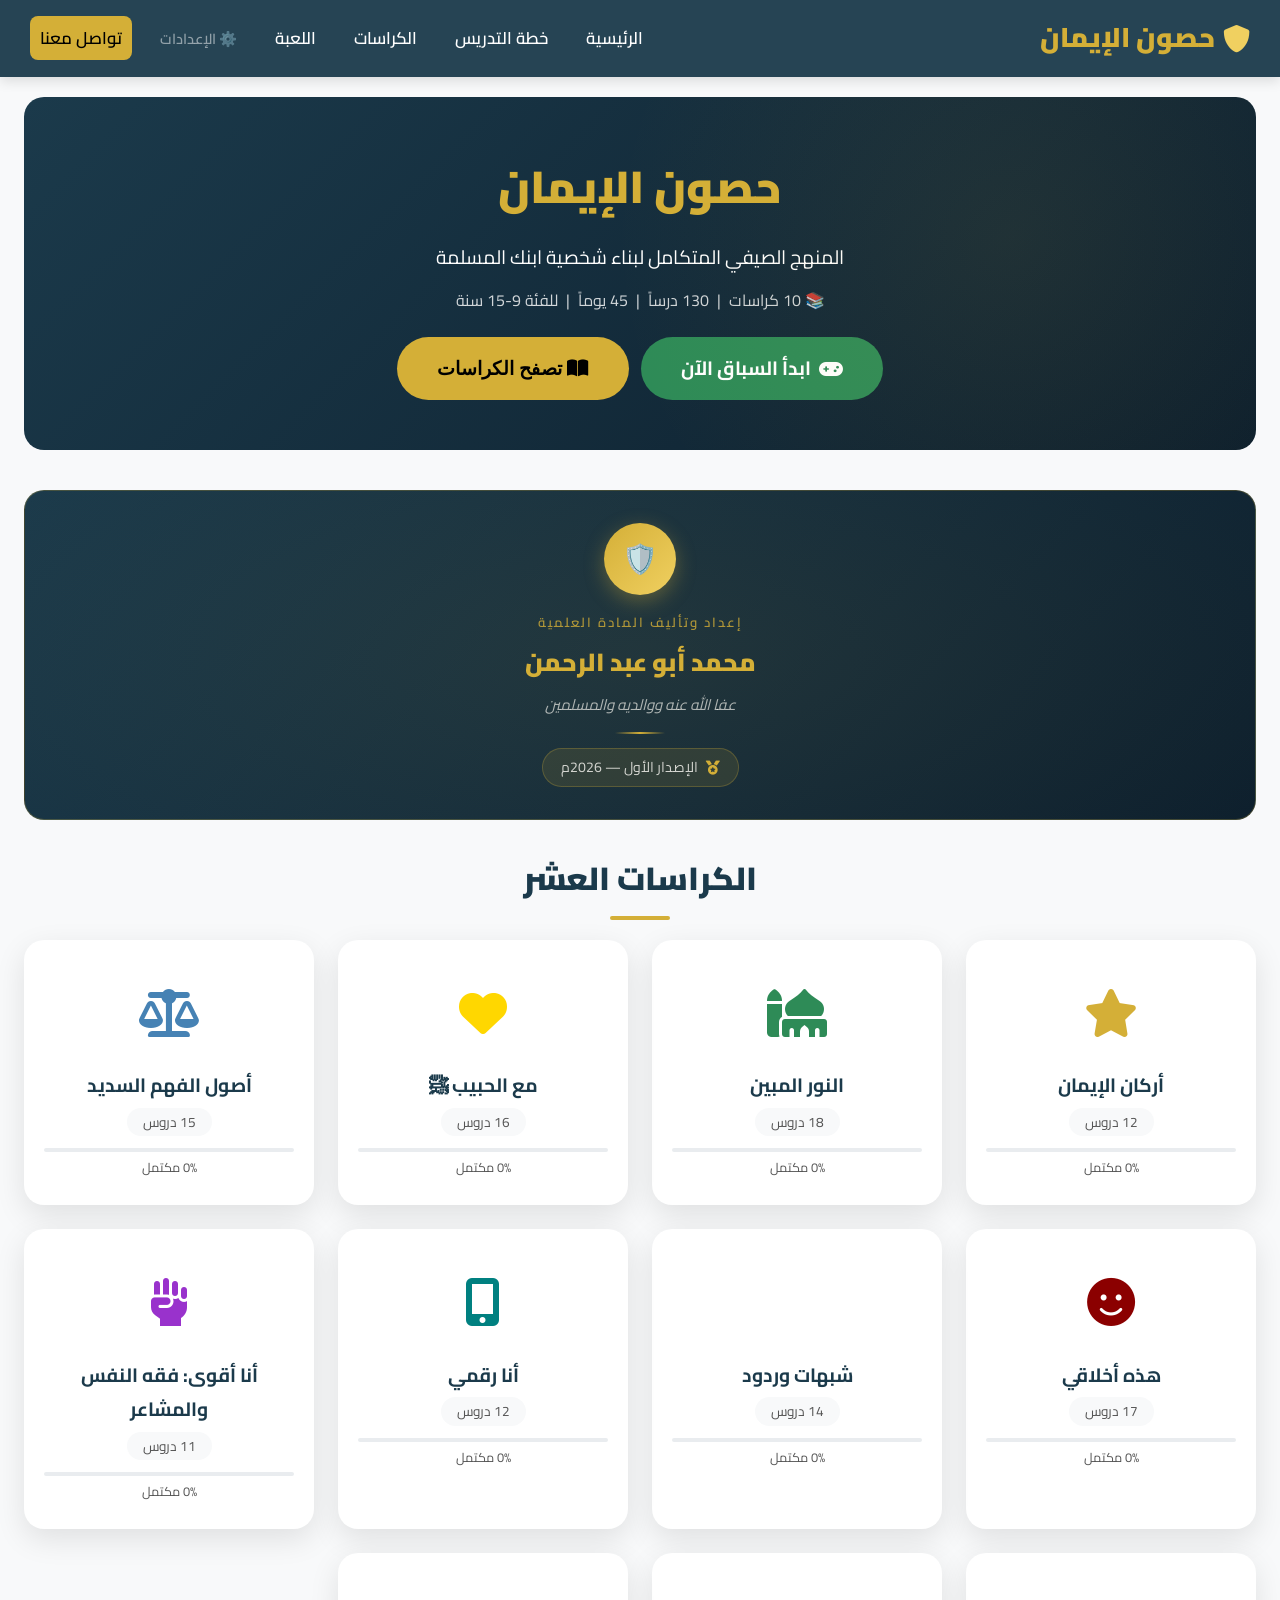
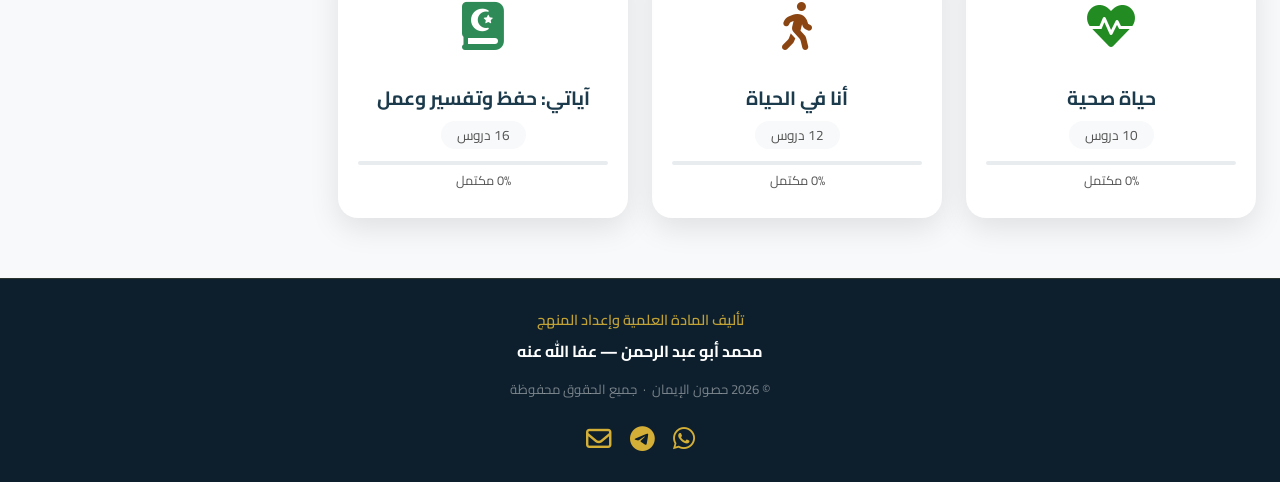
<file: index.html>
<!DOCTYPE html>
<html lang="ar" dir="rtl">
<head>
    <meta charset="UTF-8" />
    <meta name="viewport" content="width=device-width, initial-scale=1.0, viewport-fit=cover" />
    <title>2026 حصون الإيمان - المنهج الصيفي المتكامل</title>
    <link rel="manifest" href="manifest.json" />
    <meta name="theme-color" content="#D4AF37" />
    <meta name="mobile-web-app-capable" content="yes" />
    <meta name="apple-mobile-web-app-capable" content="yes" />
    <meta name="apple-mobile-web-app-status-bar-style" content="black-translucent" />
    <meta name="apple-mobile-web-app-title" content="حصون الإيمان" />
    <link rel="apple-touch-icon" href="icons/icon-192.png" />
    <link rel="apple-touch-icon" sizes="120x120" href="icons/icon-192.png" />
    <link rel="apple-touch-icon" sizes="152x152" href="icons/icon-192.png" />
    <link rel="apple-touch-icon" sizes="180x180" href="icons/icon-192.png" />
    <link rel="apple-touch-icon" sizes="192x192" href="icons/icon-192.png" />
    <meta name="description" content="المنهج الصيفي المتكامل لبناء شخصية ابنك المسلمة - 10 كراسات - 130 درساً - للفئة 9-16 سنة" />
    <meta name="application-name" content="حصون الإيمان" />
    <link rel="preconnect" href="https://fonts.googleapis.com" />
    <link rel="preconnect" href="https://fonts.gstatic.com" crossorigin />
    <link href="https://fonts.googleapis.com/css2?family=Cairo:wght@400;600;700;900&display=swap" rel="stylesheet" />
    <link rel="stylesheet" href="https://cdnjs.cloudflare.com/ajax/libs/font-awesome/6.0.0-beta3/css/all.min.css" />
    <link rel="stylesheet" href="styles.css" />
</head>
<body>

<!-- ===== شاشة البداية ===== -->
<div id="splashScreen">
    <div class="splash-icon"><i class="fas fa-shield-alt"></i></div>
    <h1>حصون الإيمان</h1>
    <p>المنهج الصيفي المتكامل</p>
    <p style="font-size:0.78rem;color:rgba(212,175,55,0.7);margin-top:6px;">تأليف: محمد أبو عبد الرحمن — عفا الله عنه</p>
    <div class="splash-loader"></div>
</div>

<!-- ===== شريط تقدم علوي ===== -->
<div id="topProgressBar"></div>

<!-- ===== بانر تثبيت التطبيق ===== -->
<div id="installBanner">
    <div class="install-icon">📲</div>
    <div class="install-text">
        <strong>ثبّت التطبيق</strong>
        <span>يعمل بدون إنترنت على جهازك</span>
    </div>
    <div class="install-btns">
        <button class="btn-install" id="btnInstall">تثبيت</button>
        <button class="btn-dismiss" id="btnDismiss">✕</button>
    </div>
</div>

<!-- ================================================================
     نافذة الترحيب والإعداد — Welcome & Setup Modal
     ================================================================ -->
<div id="welcomeOverlay" style="display:none;">
    <div id="welcomeCard">

        <!-- الرأس -->
        <div class="wc-header">
            <div class="wc-shield">🛡️</div>
            <h1>مرحباً بك يا بطل!</h1>
            <p>أنت على أعتاب رحلة ستغيّر حياتك<br>بإذن الله — <strong style="color:#D4AF37;">45 يوماً</strong> نبني فيها شخصية مسلمة مؤثرة</p>
            <div class="wc-badge">
                <i class="fas fa-trophy"></i>
                في نهاية الدورة ستكون بطل المستقبل
            </div>
        </div>

        <!-- الجسم -->
        <div class="wc-body">

            <!-- Stepper -->
            <div class="wc-stepper" id="wcStepper">
                <div class="wc-step-item active" id="step-item-1">
                    <div class="wc-step-circle active" id="step-circle-1">1</div>
                    <div class="wc-step-label">هدفك</div>
                </div>
                <div class="wc-step-line" id="step-line-1"></div>
                <div class="wc-step-item" id="step-item-2">
                    <div class="wc-step-circle" id="step-circle-2">2</div>
                    <div class="wc-step-label">موعدك</div>
                </div>
                <div class="wc-step-line" id="step-line-2"></div>
                <div class="wc-step-item" id="step-item-3">
                    <div class="wc-step-circle" id="step-circle-3">3</div>
                    <div class="wc-step-label">انطلق!</div>
                </div>
            </div>

            <!-- الخطوة 1: اختيار الهدف -->
            <div class="wc-step-content visible" id="wc-step-1">
                <p style="color:rgba(255,255,255,0.6);font-size:0.9rem;margin-bottom:18px;text-align:center;">
                    اختر طريقة مشاركتك في حصون الإيمان
                </p>
                <div class="wc-options">
                    <div class="wc-option" id="opt-course" onclick="selectMode('course')">
                        <div class="opt-icon gold">🏆</div>
                        <div class="opt-text">
                            <strong>دورة حصون الإيمان المنظمة</strong>
                            <span>45 يوماً بجدول يومي محدد — دروس تُفتح كل يوم حسب خطة التدريس</span>
                        </div>
                        <div class="opt-check" id="check-course"></div>
                    </div>
                    <div class="wc-option" id="opt-free" onclick="selectMode('free')">
                        <div class="opt-icon green">🔍</div>
                        <div class="opt-text">
                            <strong>تصفح حر لجميع الكراسات</strong>
                            <span>اقرأ ما تريد متى تريد — كل الدروس متاحة بلا قيود</span>
                        </div>
                        <div class="opt-check" id="check-free"></div>
                    </div>
                </div>
                <button class="wc-btn-primary gold-btn" id="btn-step1-next" onclick="goToStep(2)" style="display:none;">
                    التالي <i class="fas fa-arrow-left"></i>
                </button>
                <button class="wc-btn-primary green-btn" id="btn-step1-free" onclick="launchFreeMode()" style="display:none;">
                    <i class="fas fa-rocket"></i> انطلق للتصفح الحر
                </button>
            </div>

            <!-- الخطوة 2: اختيار التاريخ -->
            <div class="wc-step-content" id="wc-step-2">
                <p style="color:rgba(255,255,255,0.6);font-size:0.9rem;margin-bottom:20px;text-align:center;">
                    متى تريد أن تبدأ رحلتك؟
                </p>
                <div class="wc-date-section">
                    <div class="wc-date-label">
                        <i class="fas fa-calendar-alt"></i>
                        اختر تاريخ بداية الدورة
                    </div>
                    <input type="date" class="wc-date-picker" id="startDatePicker" onchange="onDateChange()" />
                    <div class="wc-date-hint">
                        <i class="fas fa-info-circle"></i>
                        <span>الدورة <strong>45 يوماً</strong> بـ <strong>6 أيام دراسة</strong> أسبوعياً — يوم الجمعة مخصص للمراجعة والراحة. الدروس تُفتح يومياً وتبقى مفتوحة حتى نهاية الدورة.</span>
                    </div>
                </div>
                <div class="wc-btn-row">
                    <button class="wc-btn-secondary" onclick="goToStep(1)">
                        <i class="fas fa-arrow-right"></i> رجوع
                    </button>
                    <button class="wc-btn-primary gold-btn" id="btn-step2-next" onclick="goToStep(3)" disabled style="flex:1;">
                        التالي <i class="fas fa-arrow-left"></i>
                    </button>
                </div>
            </div>

            <!-- الخطوة 3: التأكيد -->
            <div class="wc-step-content" id="wc-step-3">
                <p style="color:rgba(255,255,255,0.6);font-size:0.9rem;margin-bottom:18px;text-align:center;">
                    رحلتك جاهزة! هذا ملخص دورتك:
                </p>
                <div class="wc-confirm-card" id="confirmSummary">
                    <!-- تُملأ ديناميكياً -->
                </div>
                <div class="wc-today-lessons" id="todayLessonsPreview">
                    <!-- تُملأ ديناميكياً -->
                </div>
                <div class="wc-btn-row">
                    <button class="wc-btn-secondary" onclick="goToStep(2)">
                        <i class="fas fa-arrow-right"></i> رجوع
                    </button>
                    <button class="wc-btn-primary gold-btn" onclick="launchCourseMode()" style="flex:1;">
                        <i class="fas fa-rocket"></i> انطلق بسم الله!
                    </button>
                </div>
            </div>

        </div><!-- /wc-body -->
    </div><!-- /welcomeCard -->
</div><!-- /welcomeOverlay -->

<!-- ================================================================
     نافذة يوم الجمعة — Friday Review Modal
     ================================================================ -->
<div id="fridayModal">
    <div class="friday-card">
        <div class="friday-icon">🌙</div>
        <h2>يوم المراجعة والراحة</h2>
        <p>اليوم الجمعة — يوم مبارك خصصناه للمراجعة والتأمل فيما تعلمته هذا الأسبوع.</p>
        <div class="friday-stats" id="fridayStats">
            <!-- تُملأ ديناميكياً -->
        </div>
        <p style="color:#D4AF37;font-weight:700;font-size:0.95rem;">
            💡 راجع دروس الأسبوع الماضي وأتقن ما لم تكمله
        </p>
        <button class="wc-btn-primary gold-btn" onclick="closeFridayModal()" style="margin-top:20px;">
            <i class="fas fa-book-open"></i> اذهب للمراجعة
        </button>
    </div>
</div>

<!-- ===== شريط التنقل ===== -->
<nav class="navbar">
    <a class="logo" onclick="navigateTo('home')">
        <i class="fas fa-shield-alt"></i> حصون الإيمان
    </a>
    <div style="display:flex;align-items:center;gap:10px;">
        <span id="modeBadge"></span>
        <div class="hamburger" id="hamburger">
            <i class="fas fa-bars"></i>
        </div>
    </div>
    <ul class="nav-links" id="navLinks">
        <li><a onclick="navigateTo('home')">الرئيسية</a></li>
        <li><a onclick="navigateTo('plan')">خطة التدريس</a></li>
        <li><a onclick="navigateTo('courses')">الكراسات</a></li>
        <li><a href="game.html">اللعبة</a></li>
        <li><a onclick="resetSetup()" style="color:rgba(255,255,255,0.5);font-size:0.9rem;">⚙️ الإعدادات</a></li>
        <li><a class="btn-nav" onclick="navigateTo('contact')">تواصل معنا</a></li>
    </ul>
</nav>

<!-- ===== الحاوية الرئيسية ===== -->
<div class="app-container" id="appContainer"></div>

<!-- ===== التذييل ===== -->
<footer>
    <div class="footer-author">تأليف المادة العلمية وإعداد المنهج</div>
    <div class="footer-title">محمد أبو عبد الرحمن — عفا الله عنه</div>
    <div class="footer-copy">© 2026 حصون الإيمان &nbsp;·&nbsp; جميع الحقوق محفوظة</div>
    <div class="social-links">
        <a href="https://chat.whatsapp.com/ImbpCTYkTwHJvD9akTAIPD" title="واتساب"><i class="fab fa-whatsapp"></i></a>
        <a href="https://t.me/+bHRjkt2DD_BmODhk" title="تليجرام"><i class="fab fa-telegram"></i></a>
        <a href="mailto:abukora8@gmail.com" title="بريد إلكتروني"><i class="far fa-envelope"></i></a>
    </div>
</footer>

<!-- ===== نافذة التشجيع ===== -->
<div class="modal" id="cheerModal">
    <div class="modal-content">
        <span class="close-modal" onclick="closeModal()">&times;</span>
        <div class="stars">🌟🌟🌟🌟🌟</div>
        <h2 id="cheerMessage">أحسنت يا بطل!</h2>
        <p>لقد أتممت الدرس بنجاح، واصل رحلتك الإيمانية!</p>
        <button class="modal-btn" onclick="closeModal()">ممتاز! 🚀</button>
    </div>
</div>

<script src="app.js"></script>
</body>
</html>
</file>
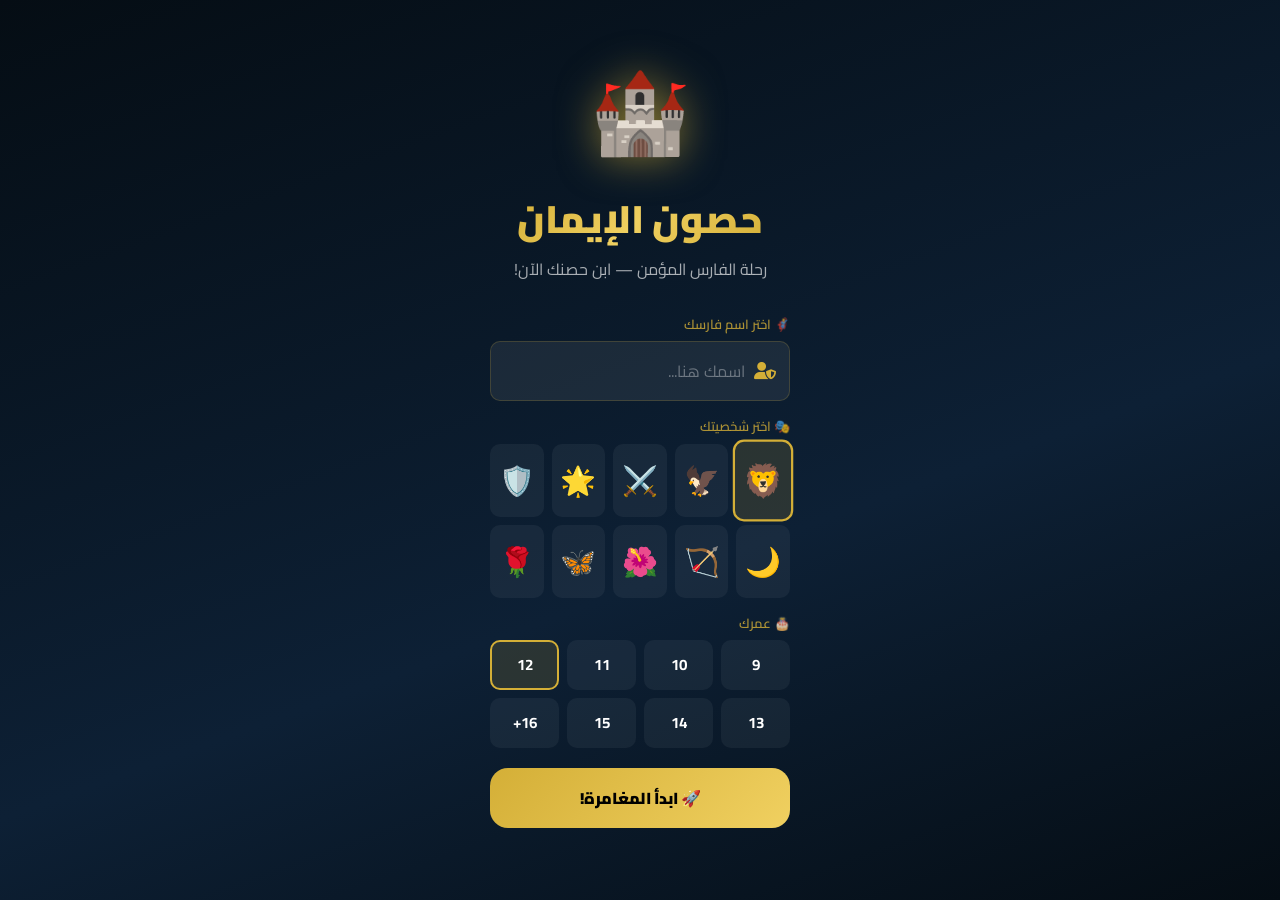
<file: game.html>
<!DOCTYPE html>
<html lang="ar" dir="rtl">
<head>
<meta charset="UTF-8"/>
<meta name="viewport" content="width=device-width, initial-scale=1.0, viewport-fit=cover"/>
<title>🏰 حصون الإيمان — اللعبة</title>
<link rel="manifest" href="manifest.json"/>
<meta name="theme-color" content="#1B3A4B"/>
<meta name="apple-mobile-web-app-capable" content="yes"/>
<meta name="apple-mobile-web-app-title" content="حصون الإيمان"/>
<link rel="apple-touch-icon" href="icons/icon-192.png"/>
<link rel="preconnect" href="https://fonts.googleapis.com"/>
<link href="https://fonts.googleapis.com/css2?family=Cairo:wght@400;600;700;900&display=swap" rel="stylesheet"/>
<link rel="stylesheet" href="https://cdnjs.cloudflare.com/ajax/libs/font-awesome/6.0.0-beta3/css/all.min.css"/>
<style>
/* ================================================================
   GAME VARIABLES & RESET
================================================================ */
:root {
  --navy:       #0D1F2D;
  --navy2:      #1B3A4B;
  --gold:       #D4AF37;
  --gold2:      #F0D060;
  --gold3:      #fff0a0;
  --green:      #27AE60;
  --red:        #E74C3C;
  --purple:     #8E44AD;
  --blue:       #2980B9;
  --orange:     #E67E22;
  --white:      #FFFFFF;
  --bg:         #0a1520;
  --card:       rgba(255,255,255,0.06);
  --card2:      rgba(255,255,255,0.10);
  --border:     rgba(212,175,55,0.20);
  --font:       'Cairo', sans-serif;
  --radius:     18px;
  --radius-sm:  10px;
  --glow-gold:  0 0 20px rgba(212,175,55,0.4);
  --glow-green: 0 0 20px rgba(39,174,96,0.5);
  --trans:      all 0.3s ease;
}
*{margin:0;padding:0;box-sizing:border-box;-webkit-tap-highlight-color:transparent;}
html,body{height:100%;overflow:hidden;}
body{
  font-family:var(--font);
  background:var(--bg);
  color:var(--white);
  line-height:1.7;
  position:relative;
}

/* ================================================================
   STAR BACKGROUND ANIMATION
================================================================ */
#starfield{
  position:fixed;inset:0;pointer-events:none;z-index:0;overflow:hidden;
}
.star{
  position:absolute;border-radius:50%;
  background:rgba(212,175,55,0.6);
  animation:twinkle var(--dur,3s) ease-in-out infinite var(--delay,0s);
}
@keyframes twinkle{
  0%,100%{opacity:0.2;transform:scale(1);}
  50%{opacity:0.9;transform:scale(1.4);}
}

/* ================================================================
   SCREENS SYSTEM
================================================================ */
.screen{
  position:fixed;inset:0;z-index:10;
  display:none;flex-direction:column;align-items:center;
  overflow-y:auto;padding-bottom:30px;
  background:linear-gradient(160deg,#0a1520 0%,#0d2035 50%,#0a1520 100%);
}
.screen.active{display:flex;}

/* ================================================================
   HUD — TOP BAR
================================================================ */
#hud{
  position:fixed;top:0;left:0;right:0;z-index:100;
  display:none;
  background:rgba(13,31,45,0.95);
  backdrop-filter:blur(12px);
  padding:10px 16px;
  border-bottom:1px solid var(--border);
  align-items:center;gap:10px;
  flex-wrap:wrap;
}
#hud.visible{display:flex;}
.hud-stat{
  display:flex;align-items:center;gap:5px;
  background:rgba(255,255,255,0.06);
  padding:5px 12px;border-radius:30px;
  font-size:0.88rem;font-weight:700;
  border:1px solid rgba(255,255,255,0.08);
  white-space:nowrap;
}
.hud-stat .icon{font-size:1rem;}
#hud-xp .icon{color:#D4AF37;}
#hud-gems .icon{color:#3498DB;}
#hud-streak .icon{color:#E74C3C;}
#hud-level{
  background:linear-gradient(135deg,#D4AF37,#F0D060);
  color:#000;font-weight:900;
  padding:5px 14px;border-radius:30px;font-size:0.88rem;
}
.hud-xp-bar{
  flex:1;min-width:80px;
  height:6px;background:rgba(255,255,255,0.1);
  border-radius:4px;overflow:hidden;
}
.hud-xp-bar-fill{
  height:100%;background:linear-gradient(90deg,#D4AF37,#F0D060);
  border-radius:4px;transition:width 0.6s ease;
}
.hud-right{margin-right:auto;}

/* ================================================================
   PARTICLES & EFFECTS
================================================================ */
#particles-container{
  position:fixed;inset:0;pointer-events:none;z-index:200;overflow:hidden;
}
.particle{
  position:absolute;border-radius:50%;pointer-events:none;
  animation:particle-rise 1.2s ease-out forwards;
}
@keyframes particle-rise{
  0%{opacity:1;transform:translateY(0) scale(1);}
  100%{opacity:0;transform:translateY(-120px) scale(0.3);}
}
#floating-text{
  position:fixed;top:50%;left:50%;transform:translate(-50%,-50%);
  z-index:300;pointer-events:none;
  font-size:2.5rem;font-weight:900;
  color:var(--gold2);
  text-shadow:0 0 30px rgba(212,175,55,0.8);
  animation:float-up 1.4s ease-out forwards;
  display:none;
  text-align:center;
}
@keyframes float-up{
  0%{opacity:1;transform:translate(-50%,-50%) scale(0.5);}
  40%{opacity:1;transform:translate(-50%,-70%) scale(1.1);}
  100%{opacity:0;transform:translate(-50%,-100%) scale(0.9);}
}

/* ================================================================
   SCREEN 1: WELCOME / ONBOARDING
================================================================ */
#screen-welcome{
  justify-content:center;
  background:linear-gradient(160deg,#050d14 0%,#0d2035 60%,#050d14 100%);
}
.welcome-castle{
  font-size:5rem;margin-bottom:8px;
  animation:castle-glow 2s ease-in-out infinite alternate;
  filter:drop-shadow(0 0 20px rgba(212,175,55,0.6));
}
@keyframes castle-glow{
  from{filter:drop-shadow(0 0 15px rgba(212,175,55,0.4));}
  to{filter:drop-shadow(0 0 35px rgba(212,175,55,0.9));}
}
.welcome-title{
  font-size:2.4rem;font-weight:900;
  background:linear-gradient(135deg,#D4AF37,#F0D060,#D4AF37);
  -webkit-background-clip:text;-webkit-text-fill-color:transparent;
  background-clip:text;
  text-align:center;margin-bottom:4px;
}
.welcome-sub{
  font-size:1rem;color:rgba(255,255,255,0.65);
  text-align:center;margin-bottom:30px;
}
.welcome-form{
  width:100%;max-width:340px;padding:0 20px;
  display:flex;flex-direction:column;gap:14px;
}
.input-group{position:relative;}
.input-group i{
  position:absolute;right:14px;top:50%;transform:translateY(-50%);
  color:var(--gold);font-size:1.1rem;
}
.game-input{
  width:100%;padding:14px 44px 14px 16px;
  background:rgba(255,255,255,0.07);
  border:1.5px solid var(--border);
  border-radius:var(--radius-sm);
  color:var(--white);font-family:var(--font);font-size:1rem;
  outline:none;transition:var(--trans);
}
.game-input:focus{border-color:var(--gold);box-shadow:0 0 0 3px rgba(212,175,55,0.15);}
.game-input::placeholder{color:rgba(255,255,255,0.35);}
.avatar-grid{
  display:grid;grid-template-columns:repeat(5,1fr);gap:8px;
}
.avatar-opt{
  font-size:1.8rem;text-align:center;
  padding:10px 4px;border-radius:var(--radius-sm);
  cursor:pointer;
  background:rgba(255,255,255,0.05);
  border:2px solid transparent;
  transition:var(--trans);
}
.avatar-opt:hover,.avatar-opt.chosen{
  border-color:var(--gold);
  background:rgba(212,175,55,0.15);
  transform:scale(1.12);
}
.age-grid{
  display:grid;grid-template-columns:repeat(4,1fr);gap:8px;
}
.age-opt{
  padding:10px 4px;text-align:center;
  border-radius:var(--radius-sm);cursor:pointer;
  background:rgba(255,255,255,0.05);
  border:2px solid transparent;
  font-size:0.95rem;font-weight:700;
  transition:var(--trans);
}
.age-opt:hover,.age-opt.chosen{
  border-color:var(--gold);
  background:rgba(212,175,55,0.15);
}
.label-small{
  font-size:0.82rem;color:rgba(212,175,55,0.8);
  margin-bottom:6px;font-weight:600;
}

/* ================================================================
   SCREEN 2: MAP (World Map)
================================================================ */
#screen-map{padding-top:80px;}
.map-header{
  text-align:center;padding:20px 16px 10px;width:100%;
}
.map-header h1{
  font-size:1.6rem;font-weight:900;color:var(--gold);
}
.player-greeting{
  font-size:0.95rem;color:rgba(255,255,255,0.7);margin-top:4px;
}
.map-grid{
  width:100%;max-width:480px;padding:10px 16px 20px;
  display:flex;flex-direction:column;gap:14px;
}
.fortress-card{
  background:var(--card);
  border:1.5px solid var(--border);
  border-radius:var(--radius);
  padding:18px 16px;
  cursor:pointer;
  transition:var(--trans);
  position:relative;overflow:hidden;
  display:flex;align-items:center;gap:16px;
}
.fortress-card::before{
  content:'';position:absolute;inset:0;
  background:linear-gradient(135deg,transparent,rgba(212,175,55,0.04));
  pointer-events:none;
}
.fortress-card:hover,.fortress-card:active{
  transform:translateY(-3px);
  border-color:var(--gold);
  box-shadow:0 8px 30px rgba(0,0,0,0.3),var(--glow-gold);
}
.fortress-card.locked{
  opacity:0.5;cursor:not-allowed;
  filter:grayscale(0.6);
}
.fortress-card.locked:hover{transform:none;box-shadow:none;border-color:var(--border);}
.fortress-card.completed{
  border-color:var(--green);
  box-shadow:var(--glow-green);
}
.fortress-icon-wrap{
  width:60px;height:60px;flex-shrink:0;
  background:rgba(255,255,255,0.07);
  border-radius:14px;
  display:flex;align-items:center;justify-content:center;
  font-size:1.8rem;
  border:1.5px solid rgba(255,255,255,0.1);
  position:relative;
}
.fortress-icon-wrap .lock-badge{
  position:absolute;top:-6px;right:-6px;
  background:#555;border-radius:50%;
  width:20px;height:20px;
  display:flex;align-items:center;justify-content:center;
  font-size:0.6rem;
}
.fortress-info{flex:1;min-width:0;}
.fortress-name{
  font-size:1.05rem;font-weight:900;
  color:var(--white);margin-bottom:3px;
}
.fortress-meta{
  font-size:0.8rem;color:rgba(255,255,255,0.55);
  margin-bottom:8px;
}
.fortress-prog-wrap{
  height:5px;background:rgba(255,255,255,0.1);
  border-radius:4px;overflow:hidden;margin-bottom:4px;
}
.fortress-prog-fill{
  height:100%;border-radius:4px;
  transition:width 0.7s ease;
}
.fortress-pct{
  font-size:0.75rem;color:rgba(255,255,255,0.5);
}
.fortress-badge{
  width:32px;flex-shrink:0;
  display:flex;align-items:center;justify-content:center;
  font-size:1.4rem;
}
.chapter-number{
  position:absolute;top:10px;left:14px;
  font-size:0.7rem;font-weight:700;
  color:rgba(212,175,55,0.6);
  letter-spacing:1px;
}

/* ================================================================
   SCREEN 3: LESSONS LIST
================================================================ */
#screen-lessons{padding-top:80px;}
.back-bar{
  width:100%;padding:14px 16px;
  display:flex;align-items:center;gap:12px;
}
.btn-back-game{
  background:rgba(255,255,255,0.08);
  border:1px solid var(--border);
  color:var(--white);padding:8px 16px;
  border-radius:30px;font-family:var(--font);
  font-size:0.9rem;font-weight:700;cursor:pointer;
  display:flex;align-items:center;gap:6px;
  transition:var(--trans);
}
.btn-back-game:hover{background:rgba(255,255,255,0.14);}
.lesson-fortress-title{
  font-size:1.1rem;font-weight:900;color:var(--gold);
}
.lessons-list{
  width:100%;max-width:480px;padding:4px 16px 20px;
  display:flex;flex-direction:column;gap:10px;
}
.lesson-row{
  background:var(--card);
  border:1.5px solid var(--border);
  border-radius:var(--radius-sm);
  padding:14px 16px;
  display:flex;align-items:center;gap:14px;
  cursor:pointer;transition:var(--trans);
  position:relative;overflow:hidden;
}
.lesson-row.done{border-color:rgba(39,174,96,0.5);}
.lesson-row.locked{opacity:0.45;cursor:not-allowed;}
.lesson-row:not(.locked):hover{
  border-color:var(--gold);
  transform:translateX(-4px);
  box-shadow:4px 0 20px rgba(0,0,0,0.3);
}
.lesson-num{
  width:38px;height:38px;flex-shrink:0;
  border-radius:50%;
  display:flex;align-items:center;justify-content:center;
  font-weight:900;font-size:0.9rem;
  background:rgba(255,255,255,0.08);
  border:1.5px solid rgba(255,255,255,0.15);
}
.lesson-row.done .lesson-num{
  background:var(--green);border-color:var(--green);
}
.lesson-row.current .lesson-num{
  background:var(--gold);color:#000;border-color:var(--gold);
  animation:pulse-num 1.5s ease infinite;
}
@keyframes pulse-num{
  0%,100%{box-shadow:0 0 0 0 rgba(212,175,55,0.5);}
  50%{box-shadow:0 0 0 8px rgba(212,175,55,0);}
}
.lesson-info{flex:1;}
.lesson-title-row{
  font-size:0.95rem;font-weight:700;
  color:var(--white);margin-bottom:3px;
}
.lesson-xp-tag{
  display:inline-flex;align-items:center;gap:4px;
  font-size:0.75rem;color:var(--gold);
  background:rgba(212,175,55,0.1);
  padding:2px 10px;border-radius:20px;
}
.lesson-status-icon{font-size:1.3rem;}

/* ================================================================
   SCREEN 4: LESSON CONTENT READER
================================================================ */
#screen-lesson{padding-top:80px;}
.lesson-content-wrap{
  width:100%;max-width:600px;padding:10px 16px 20px;
}
.lesson-card-game{
  background:var(--card);
  border:1px solid var(--border);
  border-radius:var(--radius);
  margin-bottom:14px;overflow:hidden;
}
.section-header-game{
  padding:12px 16px;
  display:flex;align-items:center;gap:10px;
  border-bottom:1px solid rgba(255,255,255,0.06);
}
.section-icon-circle{
  width:36px;height:36px;flex-shrink:0;
  border-radius:50%;
  display:flex;align-items:center;justify-content:center;
  font-size:1rem;font-weight:900;
}
.section-type-label{
  font-size:0.85rem;font-weight:700;color:var(--gold);
}
.section-body{
  padding:14px 16px;
  font-size:0.95rem;line-height:1.85;
  color:rgba(255,255,255,0.88);
}
.section-body p{margin-bottom:10px;}
/* Quran style */
.quran-text{
  font-size:1.05rem;
  color:var(--gold2);
  background:rgba(212,175,55,0.07);
  border-right:3px solid var(--gold);
  padding:10px 14px;
  border-radius:0 8px 8px 0;
  margin:8px 0;line-height:2;
}
/* Hadith style */
.hadith-text{
  font-size:0.95rem;
  color:#a8d8ea;
  background:rgba(41,128,185,0.08);
  border-right:3px solid #2980B9;
  padding:10px 14px;
  border-radius:0 8px 8px 0;
  margin:8px 0;
}
.source-tag{
  font-size:0.78rem;
  color:rgba(255,255,255,0.45);
  font-style:italic;margin-top:4px;
  display:block;
}
/* Read Complete Button */
.btn-read-done{
  display:flex;align-items:center;justify-content:center;gap:10px;
  width:100%;padding:16px;margin-top:10px;
  background:linear-gradient(135deg,#1B3A4B,#0D2035);
  border:2px solid var(--gold);
  border-radius:var(--radius);
  color:var(--gold);font-family:var(--font);font-size:1.1rem;font-weight:900;
  cursor:pointer;transition:var(--trans);
}
.btn-read-done:hover{
  background:linear-gradient(135deg,var(--gold),var(--gold2));
  color:#000;box-shadow:var(--glow-gold);
}

/* ================================================================
   SCREEN 5: QUIZ
================================================================ */
#screen-quiz{justify-content:flex-start;padding-top:80px;}
.quiz-wrap{
  width:100%;max-width:480px;
  padding:10px 16px 30px;
}
.quiz-progress-bar{
  height:6px;background:rgba(255,255,255,0.1);
  border-radius:4px;overflow:hidden;margin-bottom:20px;
}
.quiz-progress-fill{
  height:100%;background:linear-gradient(90deg,var(--gold),var(--gold2));
  border-radius:4px;transition:width 0.4s ease;
}
.quiz-q-num{
  font-size:0.8rem;color:rgba(212,175,55,0.7);
  margin-bottom:6px;font-weight:600;letter-spacing:1px;
}
.quiz-question{
  font-size:1.15rem;font-weight:700;
  color:var(--white);margin-bottom:20px;
  line-height:1.7;
  background:var(--card);
  border:1px solid var(--border);
  border-radius:var(--radius);
  padding:18px 16px;
}
.quiz-options{
  display:flex;flex-direction:column;gap:10px;
  margin-bottom:16px;
}
.quiz-opt{
  padding:14px 16px;
  background:var(--card);
  border:1.5px solid var(--border);
  border-radius:var(--radius-sm);
  color:var(--white);font-family:var(--font);font-size:0.97rem;font-weight:600;
  cursor:pointer;transition:var(--trans);
  text-align:right;
  display:flex;align-items:center;gap:10px;
}
.quiz-opt:hover:not(:disabled){
  border-color:var(--gold);
  background:rgba(212,175,55,0.08);
  transform:translateX(-4px);
}
.quiz-opt.correct{
  border-color:var(--green);
  background:rgba(39,174,96,0.15);
  animation:correct-pulse 0.4s ease;
}
.quiz-opt.wrong{
  border-color:var(--red);
  background:rgba(231,76,60,0.12);
  animation:shake 0.4s ease;
}
@keyframes correct-pulse{
  0%{transform:scale(1);}50%{transform:scale(1.03);}100%{transform:scale(1);}
}
@keyframes shake{
  0%,100%{transform:translateX(0);}
  25%{transform:translateX(-8px);}75%{transform:translateX(8px);}
}
.opt-circle{
  width:30px;height:30px;flex-shrink:0;
  border-radius:50%;
  border:1.5px solid rgba(255,255,255,0.2);
  display:flex;align-items:center;justify-content:center;
  font-weight:900;font-size:0.85rem;
  background:rgba(255,255,255,0.05);
}
.quiz-feedback{
  padding:14px 16px;
  border-radius:var(--radius-sm);
  font-size:0.95rem;font-weight:600;
  margin-bottom:14px;
  display:none;
  line-height:1.6;
}
.quiz-feedback.correct-fb{
  background:rgba(39,174,96,0.12);
  border:1px solid rgba(39,174,96,0.3);
  color:#7defa5;
}
.quiz-feedback.wrong-fb{
  background:rgba(231,76,60,0.1);
  border:1px solid rgba(231,76,60,0.3);
  color:#f1a0a0;
}
.btn-next-q{
  display:flex;align-items:center;justify-content:center;gap:8px;
  width:100%;padding:15px;
  background:linear-gradient(135deg,var(--gold),var(--gold2));
  color:#000;border:none;border-radius:var(--radius);
  font-family:var(--font);font-size:1.05rem;font-weight:900;
  cursor:pointer;transition:var(--trans);
  display:none;
}
.btn-next-q:hover{transform:translateY(-2px);box-shadow:var(--glow-gold);}
.quiz-timer{
  text-align:center;font-size:2rem;font-weight:900;
  color:var(--gold);margin-bottom:10px;
  font-variant-numeric:tabular-nums;
}
.quiz-timer.urgent{color:var(--red);animation:blink 0.5s ease infinite alternate;}
@keyframes blink{from{opacity:1;}to{opacity:0.4;};}

/* ================================================================
   SCREEN 6: LESSON RESULT
================================================================ */
#screen-result{justify-content:center;}
.result-wrap{
  text-align:center;padding:30px 20px;
  max-width:360px;width:100%;
}
.result-emoji{
  font-size:4.5rem;margin-bottom:10px;
  animation:bounce-in 0.6s cubic-bezier(0.175,0.885,0.32,1.275);
}
@keyframes bounce-in{
  0%{transform:scale(0);}60%{transform:scale(1.2);}100%{transform:scale(1);}
}
.result-title{
  font-size:1.8rem;font-weight:900;
  background:linear-gradient(135deg,var(--gold),var(--gold2));
  -webkit-background-clip:text;-webkit-text-fill-color:transparent;
  background-clip:text;
  margin-bottom:6px;
}
.result-subtitle{
  font-size:0.95rem;color:rgba(255,255,255,0.6);
  margin-bottom:22px;
}
.result-stats{
  display:grid;grid-template-columns:repeat(3,1fr);gap:10px;
  margin-bottom:22px;
}
.result-stat-box{
  background:var(--card);
  border:1px solid var(--border);
  border-radius:var(--radius-sm);
  padding:14px 8px;text-align:center;
}
.result-stat-box .stat-val{
  font-size:1.6rem;font-weight:900;color:var(--gold);
}
.result-stat-box .stat-lbl{
  font-size:0.75rem;color:rgba(255,255,255,0.5);margin-top:3px;
}
.stars-row{
  display:flex;justify-content:center;gap:6px;
  font-size:2.2rem;margin-bottom:20px;
}
.star-item{
  animation:star-pop 0.3s ease forwards;
  opacity:0;
}
.star-item:nth-child(1){animation-delay:0.2s;}
.star-item:nth-child(2){animation-delay:0.5s;}
.star-item:nth-child(3){animation-delay:0.8s;}
@keyframes star-pop{
  0%{opacity:0;transform:scale(0) rotate(-30deg);}
  100%{opacity:1;transform:scale(1) rotate(0);}
}
.result-badge{
  display:inline-flex;align-items:center;gap:8px;
  background:rgba(212,175,55,0.1);
  border:1px solid rgba(212,175,55,0.3);
  padding:8px 20px;border-radius:30px;
  font-size:0.9rem;color:var(--gold);font-weight:700;
  margin-bottom:20px;
}
.result-btns{display:flex;flex-direction:column;gap:10px;}
.btn-primary-game{
  padding:15px;border-radius:var(--radius);border:none;
  background:linear-gradient(135deg,var(--gold),var(--gold2));
  color:#000;font-family:var(--font);font-size:1rem;font-weight:900;
  cursor:pointer;transition:var(--trans);
  display:flex;align-items:center;justify-content:center;gap:8px;
}
.btn-primary-game:hover{transform:translateY(-2px);box-shadow:var(--glow-gold);}
.btn-secondary-game{
  padding:13px;border-radius:var(--radius);
  border:1.5px solid var(--border);
  background:transparent;
  color:var(--white);font-family:var(--font);font-size:0.95rem;font-weight:700;
  cursor:pointer;transition:var(--trans);
  display:flex;align-items:center;justify-content:center;gap:8px;
}
.btn-secondary-game:hover{border-color:var(--gold);color:var(--gold);}

/* ================================================================
   SCREEN 7: FORTRESS COMPLETE
================================================================ */
#screen-fortress-win{justify-content:center;}
.fortress-win-wrap{
  text-align:center;padding:30px 20px;max-width:360px;width:100%;
}
.win-castle{
  font-size:5rem;margin-bottom:10px;
  animation:castle-float 2s ease-in-out infinite;
  filter:drop-shadow(0 0 30px rgba(212,175,55,0.8));
}
@keyframes castle-float{
  0%,100%{transform:translateY(0);}
  50%{transform:translateY(-12px);}
}
.win-title{
  font-size:1.9rem;font-weight:900;color:var(--gold);
  margin-bottom:6px;
}
.win-sub{font-size:1rem;color:rgba(255,255,255,0.65);margin-bottom:24px;}
.badge-earned{
  background:linear-gradient(135deg,rgba(212,175,55,0.15),rgba(212,175,55,0.05));
  border:2px solid var(--gold);
  border-radius:var(--radius);
  padding:20px 16px;margin-bottom:22px;
  position:relative;overflow:hidden;
}
.badge-earned::before{
  content:'✦';position:absolute;top:8px;right:12px;
  color:rgba(212,175,55,0.3);font-size:1.5rem;
}
.badge-icon{font-size:3rem;margin-bottom:8px;}
.badge-name{font-size:1.1rem;font-weight:900;color:var(--gold);}
.badge-desc{font-size:0.82rem;color:rgba(255,255,255,0.55);margin-top:4px;}

/* ================================================================
   SCREEN 8: PROFILE / TROPHY ROOM
================================================================ */
#screen-profile{padding-top:80px;}
.profile-wrap{width:100%;max-width:480px;padding:10px 16px 30px;}
.profile-hero{
  background:linear-gradient(135deg,rgba(212,175,55,0.1),rgba(212,175,55,0.03));
  border:1px solid var(--border);
  border-radius:var(--radius);
  padding:24px 16px;text-align:center;margin-bottom:16px;
}
.profile-avatar{font-size:3.5rem;margin-bottom:6px;}
.profile-name{font-size:1.4rem;font-weight:900;color:var(--gold);}
.profile-level-tag{
  display:inline-block;
  background:linear-gradient(135deg,var(--gold),var(--gold2));
  color:#000;font-weight:900;font-size:0.85rem;
  padding:4px 16px;border-radius:20px;margin:6px 0;
}
.profile-xp-bar-wrap{
  height:8px;background:rgba(255,255,255,0.1);
  border-radius:4px;overflow:hidden;margin:10px 0 4px;
}
.profile-xp-bar-fill{
  height:100%;border-radius:4px;
  background:linear-gradient(90deg,var(--gold),var(--gold2));
  transition:width 0.8s ease;
}
.profile-xp-label{font-size:0.8rem;color:rgba(255,255,255,0.45);}
.stats-grid{
  display:grid;grid-template-columns:repeat(2,1fr);gap:10px;
  margin-bottom:16px;
}
.stat-card{
  background:var(--card);border:1px solid var(--border);
  border-radius:var(--radius-sm);
  padding:16px;text-align:center;
}
.stat-card .s-icon{font-size:1.6rem;margin-bottom:4px;}
.stat-card .s-val{font-size:1.4rem;font-weight:900;color:var(--gold);}
.stat-card .s-lbl{font-size:0.75rem;color:rgba(255,255,255,0.45);margin-top:2px;}
.badges-section h3{
  font-size:1rem;font-weight:700;color:var(--gold);
  margin-bottom:12px;
}
.badges-grid{
  display:grid;grid-template-columns:repeat(4,1fr);gap:8px;
}
.badge-cell{
  background:var(--card);border:1px solid var(--border);
  border-radius:var(--radius-sm);
  padding:12px 4px;text-align:center;
  position:relative;
}
.badge-cell .b-icon{font-size:1.8rem;}
.badge-cell .b-name{font-size:0.65rem;color:rgba(255,255,255,0.5);margin-top:4px;}
.badge-cell.locked-badge{filter:grayscale(1);opacity:0.35;}
.badge-cell.locked-badge .b-icon::after{
  content:'🔒';position:absolute;
  bottom:28px;right:50%;transform:translateX(50%);
  font-size:0.8rem;
}

/* ================================================================
   MODAL OVERLAY
================================================================ */
.modal-overlay{
  position:fixed;inset:0;z-index:500;
  background:rgba(0,0,0,0.8);backdrop-filter:blur(6px);
  display:none;align-items:center;justify-content:center;padding:20px;
}
.modal-overlay.open{display:flex;}
.modal-box{
  background:linear-gradient(160deg,#0d2035,#0a1520);
  border:1.5px solid var(--border);
  border-radius:var(--radius);
  padding:30px 22px;text-align:center;
  max-width:340px;width:100%;
  animation:modal-in 0.35s cubic-bezier(0.175,0.885,0.32,1.275);
}
@keyframes modal-in{
  from{transform:scale(0.7);opacity:0;}
  to{transform:scale(1);opacity:1;}
}
.modal-box h2{font-size:1.4rem;font-weight:900;color:var(--gold);margin-bottom:8px;}
.modal-box p{font-size:0.92rem;color:rgba(255,255,255,0.65);margin-bottom:20px;}

/* ================================================================
   BOTTOM NAV
================================================================ */
#bottom-nav{
  position:fixed;bottom:0;left:0;right:0;z-index:100;
  display:none;
  background:rgba(10,21,32,0.97);
  backdrop-filter:blur(12px);
  border-top:1px solid var(--border);
  padding:8px 0;padding-bottom:calc(8px + env(safe-area-inset-bottom));
}
#bottom-nav.visible{display:flex;justify-content:space-around;align-items:center;}
.nav-item{
  display:flex;flex-direction:column;align-items:center;gap:3px;
  padding:6px 16px;cursor:pointer;
  color:rgba(255,255,255,0.4);font-size:0.7rem;font-weight:600;
  transition:var(--trans);border-radius:8px;
}
.nav-item i{font-size:1.3rem;}
.nav-item.active,.nav-item:hover{color:var(--gold);}
.nav-item.active i{
  filter:drop-shadow(0 0 6px rgba(212,175,55,0.7));
}

/* ================================================================
   UTILITY
================================================================ */
.gold-text{color:var(--gold);}
.center{text-align:center;}
.mt-10{margin-top:10px;}
.w100{width:100%;}
.btn-icon-text{display:flex;align-items:center;gap:8px;justify-content:center;}
.divider{height:1px;background:var(--border);margin:14px 0;}

/* Section type colors */
.st-paragraph .section-icon-circle{background:rgba(212,175,55,0.15);color:var(--gold);}
.st-quote .section-icon-circle{background:rgba(41,128,185,0.15);color:#60b8e8;}
.st-explanation .section-icon-circle{background:rgba(142,68,173,0.15);color:#c39bd3;}
.st-application .section-icon-circle{background:rgba(39,174,96,0.15);color:#82e0aa;}
.st-benefit .section-icon-circle{background:rgba(230,126,34,0.15);color:#f0b27a;}

/* Smooth scrolling for content screen */
#screen-lesson{overflow-y:auto;}
.screen{-webkit-overflow-scrolling:touch;}

/* XP popup */
.xp-popup{
  position:fixed;z-index:400;
  pointer-events:none;
  font-size:1.2rem;font-weight:900;
  color:var(--gold2);
  text-shadow:0 2px 8px rgba(0,0,0,0.5);
  animation:xp-float 1.5s ease-out forwards;
}
@keyframes xp-float{
  0%{opacity:1;transform:translateY(0) scale(1);}
  100%{opacity:0;transform:translateY(-60px) scale(0.8);}
}

/* Streak flame */
.streak-flame{
  animation:flame-flicker 0.8s ease-in-out infinite alternate;
}
@keyframes flame-flicker{
  from{filter:hue-rotate(-10deg) brightness(1);}
  to{filter:hue-rotate(10deg) brightness(1.3);}
}

/* Confetti */
.confetti-piece{
  position:fixed;pointer-events:none;z-index:600;
  width:8px;height:8px;border-radius:2px;
  animation:confetti-fall var(--dur,2s) ease-in var(--delay,0s) forwards;
}
@keyframes confetti-fall{
  0%{transform:translateY(-20px) rotate(0deg);opacity:1;}
  100%{transform:translateY(100vh) rotate(720deg);opacity:0;}
}

/* Responsive tweaks */
@media(max-width:380px){
  .welcome-title{font-size:1.9rem;}
  .avatar-opt{font-size:1.4rem;}
  .fortress-icon-wrap{width:50px;height:50px;font-size:1.5rem;}
}


/* ===== ADMIN COURSE BUILDER ===== */
.admin-wrap{
  width:100%;max-width:980px;margin:0 auto;padding:82px 16px 110px;color:var(--text);
}
.admin-hero{
  background:linear-gradient(135deg,rgba(212,175,55,.16),rgba(46,139,87,.12));
  border:1px solid rgba(212,175,55,.25);border-radius:18px;padding:18px;margin-bottom:14px;
}
.admin-hero h2{margin:0 0 6px;font-size:1.35rem;color:var(--gold);}
.admin-hero p{margin:0;color:rgba(255,255,255,.72);font-size:.9rem;line-height:1.7;}
.admin-grid{display:grid;grid-template-columns:1fr 1fr;gap:14px;align-items:start;}
.admin-panel{
  background:rgba(13,31,45,.82);border:1px solid rgba(255,255,255,.1);border-radius:16px;padding:16px;
  box-shadow:0 12px 30px rgba(0,0,0,.18);
}
.admin-panel.full{grid-column:1/-1;}
.admin-panel h3{margin:0 0 12px;color:#fff;font-size:1rem;display:flex;gap:8px;align-items:center;}
.admin-field{margin-bottom:10px;}
.admin-field label{display:block;font-size:.78rem;color:rgba(255,255,255,.68);margin-bottom:5px;font-weight:800;}
.admin-field input,.admin-field select,.admin-field textarea{
  width:100%;border:1px solid rgba(255,255,255,.14);background:rgba(255,255,255,.08);color:#fff;
  border-radius:10px;padding:10px 12px;font-family:var(--font);font-size:.9rem;outline:none;
}
.admin-field select option{color:#111;}
.admin-field textarea{min-height:120px;resize:vertical;line-height:1.7;}
.admin-field .hint{font-size:.7rem;color:rgba(255,255,255,.46);margin-top:4px;line-height:1.5;}
.admin-actions{display:flex;gap:8px;flex-wrap:wrap;margin-top:8px;}
.admin-btn{
  border:0;border-radius:999px;padding:10px 14px;font-family:var(--font);font-weight:900;cursor:pointer;
  display:inline-flex;align-items:center;gap:7px;transition:transform .2s ease,filter .2s ease;
}
.admin-btn:hover{transform:translateY(-1px);filter:brightness(1.08);}
.admin-btn.primary{background:var(--gold);color:#111;}
.admin-btn.secondary{background:rgba(255,255,255,.12);color:#fff;border:1px solid rgba(255,255,255,.1);}
.admin-btn.danger{background:#c0392b;color:#fff;}
.admin-list{display:grid;gap:10px;}
.admin-course-item{border:1px solid rgba(255,255,255,.1);border-radius:14px;padding:12px;background:rgba(255,255,255,.055);}
.admin-course-head{display:flex;align-items:center;justify-content:space-between;gap:10px;margin-bottom:8px;}
.admin-course-title{display:flex;align-items:center;gap:8px;color:#fff;font-weight:900;}
.admin-course-title .admin-emoji{font-size:1.45rem;}
.admin-course-meta{font-size:.75rem;color:rgba(255,255,255,.55);}
.admin-lesson-row{display:flex;align-items:center;justify-content:space-between;gap:10px;padding:8px 10px;border-radius:10px;background:rgba(0,0,0,.16);margin-top:6px;}
.admin-lesson-row span{font-size:.82rem;color:rgba(255,255,255,.82);}
.admin-small-btn{border:0;border-radius:999px;padding:6px 9px;font-family:var(--font);font-weight:800;cursor:pointer;background:rgba(255,255,255,.12);color:#fff;}
.admin-small-btn.danger{background:rgba(192,57,43,.9);}
.admin-message{display:none;margin-top:10px;border-radius:10px;padding:9px 12px;font-weight:800;font-size:.82rem;}
.admin-message.ok{display:block;background:rgba(39,174,96,.16);color:#7bed9f;border:1px solid rgba(39,174,96,.35);}
.admin-message.err{display:block;background:rgba(231,76,60,.16);color:#ff9b91;border:1px solid rgba(231,76,60,.35);}
@media(max-width:760px){.admin-grid{grid-template-columns:1fr}.admin-wrap{padding-left:12px;padding-right:12px}.admin-course-head{align-items:flex-start;flex-direction:column}.admin-actions{flex-direction:column}.admin-btn{justify-content:center;width:100%;}}

</style>
</head>
<body>

<!-- ============================================================
     BACKGROUND STARS
============================================================ -->
<div id="starfield"></div>
<div id="particles-container"></div>
<div id="floating-text"></div>

<!-- ============================================================
     HUD
============================================================ -->
<div id="hud">
  <div id="hud-level">⭐ مستوى 1</div>
  <div class="hud-stat" id="hud-xp">
    <span class="icon">✨</span><span id="hud-xp-val">0</span> XP
  </div>
  <div class="hud-xp-bar">
    <div class="hud-xp-bar-fill" id="hud-xp-bar" style="width:0%"></div>
  </div>
  <div class="hud-stat" id="hud-gems">
    <span class="icon">💎</span><span id="hud-gems-val">0</span>
  </div>
  <div class="hud-stat" id="hud-streak">
    <span class="icon streak-flame">🔥</span><span id="hud-streak-val">0</span>
  </div>
</div>

<!-- ============================================================
     BOTTOM NAV
============================================================ -->
<div id="bottom-nav">
  <div class="nav-item active" onclick="showMap()" id="nav-map">
    <i class="fas fa-map"></i><span>الخريطة</span>
  </div>
  <div class="nav-item" onclick="showProfile()" id="nav-profile">
    <i class="fas fa-trophy"></i><span>بطلي</span>
  </div>
  <div class="nav-item" onclick="showAdmin()" id="nav-admin">
    <i class="fas fa-pen-to-square"></i><span>إدارة</span>
  </div>
</div>

<!-- ============================================================
     SCREENS
============================================================ -->

<!-- SCREEN 1: WELCOME -->
<div class="screen active" id="screen-welcome">
  <div style="padding:40px 0 0;display:flex;flex-direction:column;align-items:center;width:100%;max-width:380px;padding:40px 20px;">
    <div class="welcome-castle">🏰</div>
    <h1 class="welcome-title">حصون الإيمان</h1>
    <p class="welcome-sub">رحلة الفارس المؤمن — ابن حصنك الآن!</p>
    
    <div class="welcome-form" id="welcome-form">
      <div>
        <div class="label-small">🦸 اختر اسم فارسك</div>
        <div class="input-group">
          <i class="fas fa-user-shield"></i>
          <input class="game-input" id="player-name" type="text" placeholder="اسمك هنا..." maxlength="20"/>
        </div>
      </div>

      <div>
        <div class="label-small">🎭 اختر شخصيتك</div>
        <div class="avatar-grid" id="avatar-grid">
          <div class="avatar-opt" data-av="🦁" onclick="chooseAvatar(this)">🦁</div>
          <div class="avatar-opt" data-av="🦅" onclick="chooseAvatar(this)">🦅</div>
          <div class="avatar-opt" data-av="⚔️" onclick="chooseAvatar(this)">⚔️</div>
          <div class="avatar-opt" data-av="🌟" onclick="chooseAvatar(this)">🌟</div>
          <div class="avatar-opt" data-av="🛡️" onclick="chooseAvatar(this)">🛡️</div>
          <div class="avatar-opt" data-av="🌙" onclick="chooseAvatar(this)">🌙</div>
          <div class="avatar-opt" data-av="🏹" onclick="chooseAvatar(this)">🏹</div>
          <div class="avatar-opt" data-av="🌺" onclick="chooseAvatar(this)">🌺</div>
          <div class="avatar-opt" data-av="🦋" onclick="chooseAvatar(this)">🦋</div>
          <div class="avatar-opt" data-av="🌹" onclick="chooseAvatar(this)">🌹</div>
        </div>
      </div>

      <div>
        <div class="label-small">🎂 عمرك</div>
        <div class="age-grid" id="age-grid">
          <div class="age-opt" data-age="9" onclick="chooseAge(this)">9</div>
          <div class="age-opt" data-age="10" onclick="chooseAge(this)">10</div>
          <div class="age-opt" data-age="11" onclick="chooseAge(this)">11</div>
          <div class="age-opt" data-age="12" onclick="chooseAge(this)">12</div>
          <div class="age-opt" data-age="13" onclick="chooseAge(this)">13</div>
          <div class="age-opt" data-age="14" onclick="chooseAge(this)">14</div>
          <div class="age-opt" data-age="15" onclick="chooseAge(this)">15</div>
          <div class="age-opt" data-age="16+" onclick="chooseAge(this)">16+</div>
        </div>
      </div>

      <button class="btn-primary-game w100" onclick="startGame()" style="margin-top:6px;">
        <span>🚀 ابدأ المغامرة!</span>
      </button>
    </div>
  </div>
</div>

<!-- SCREEN 2: MAP -->
<div class="screen" id="screen-map">
  <div class="map-header">
    <h1>🗺️ خريطة الحصون</h1>
    <p class="player-greeting" id="map-greeting">أهلاً بك يا فارس!</p>
  </div>
  <div class="map-grid" id="map-grid"></div>
</div>

<!-- SCREEN 3: LESSONS LIST -->
<div class="screen" id="screen-lessons">
  <div class="back-bar">
    <button class="btn-back-game" onclick="showMap()">
      <i class="fas fa-arrow-right"></i> الخريطة
    </button>
    <span class="lesson-fortress-title" id="lesson-fortress-title">الحصن الأول</span>
  </div>
  <div class="lessons-list" id="lessons-list"></div>
</div>

<!-- SCREEN 4: LESSON READER -->
<div class="screen" id="screen-lesson">
  <div class="back-bar">
    <button class="btn-back-game" id="lesson-back-btn">
      <i class="fas fa-arrow-right"></i> عودة
    </button>
    <span class="lesson-fortress-title" id="lesson-reading-title">الدرس</span>
  </div>
  <div class="lesson-content-wrap" id="lesson-content-wrap">
    <!-- dynamic -->
  </div>
</div>

<!-- SCREEN 5: QUIZ -->
<div class="screen" id="screen-quiz">
  <div class="quiz-wrap">
    <div class="quiz-timer" id="quiz-timer">⏱ 20</div>
    <div class="quiz-progress-bar">
      <div class="quiz-progress-fill" id="quiz-prog-fill" style="width:0%"></div>
    </div>
    <div class="quiz-q-num" id="quiz-q-num">السؤال 1 من 3</div>
    <div class="quiz-question" id="quiz-question"></div>
    <div class="quiz-options" id="quiz-options"></div>
    <div class="quiz-feedback" id="quiz-feedback"></div>
    <button class="btn-next-q" id="btn-next-q" onclick="nextQuestion()">
      <span id="next-q-label">التالي</span> <i class="fas fa-arrow-left"></i>
    </button>
  </div>
</div>

<!-- SCREEN 6: LESSON RESULT -->
<div class="screen" id="screen-result">
  <div class="result-wrap">
    <div class="result-emoji" id="result-emoji">🌟</div>
    <h2 class="result-title" id="result-title">أحسنت!</h2>
    <p class="result-subtitle" id="result-subtitle">أكملت الدرس بنجاح</p>
    <div class="stars-row" id="result-stars"></div>
    <div class="result-stats">
      <div class="result-stat-box">
        <div class="stat-val" id="res-xp">+50</div>
        <div class="stat-lbl">نقاط XP</div>
      </div>
      <div class="result-stat-box">
        <div class="stat-val" id="res-correct">3/3</div>
        <div class="stat-lbl">إجابات صحيحة</div>
      </div>
      <div class="result-stat-box">
        <div class="stat-val" id="res-gems">+2</div>
        <div class="stat-lbl">جواهر</div>
      </div>
    </div>
    <div class="result-badge" id="result-badge" style="display:none"></div>
    <div class="result-btns">
      <button class="btn-primary-game" id="btn-result-next" onclick="goNextLesson()">
        <i class="fas fa-arrow-left"></i> الدرس التالي
      </button>
      <button class="btn-secondary-game" onclick="showLessons()">
        <i class="fas fa-list"></i> قائمة الدروس
      </button>
    </div>
  </div>
</div>

<!-- SCREEN 7: FORTRESS COMPLETE -->
<div class="screen" id="screen-fortress-win">
  <div class="fortress-win-wrap">
    <div class="win-castle" id="fw-icon">🏰</div>
    <h2 class="win-title" id="fw-title">أكملت الحصن!</h2>
    <p class="win-sub" id="fw-sub">أنت فارس حقيقي</p>
    <div class="badge-earned">
      <div class="badge-icon" id="fw-badge-icon">🥇</div>
      <div class="badge-name" id="fw-badge-name">شارة الحصن الأول</div>
      <div class="badge-desc" id="fw-badge-desc">أكملت كل دروس الحصن بنجاح</div>
    </div>
    <div class="result-stats">
      <div class="result-stat-box">
        <div class="stat-val" id="fw-xp">+500</div>
        <div class="stat-lbl">مكافأة XP</div>
      </div>
      <div class="result-stat-box">
        <div class="stat-val" id="fw-gems">+20</div>
        <div class="stat-lbl">جواهر</div>
      </div>
      <div class="result-stat-box">
        <div class="stat-val" id="fw-level">↑</div>
        <div class="stat-lbl">مستوى جديد</div>
      </div>
    </div>
    <div class="result-btns" style="margin-top:20px;">
      <button class="btn-primary-game" onclick="showMap()">
        <i class="fas fa-map"></i> الحصن التالي!
      </button>
    </div>
  </div>
</div>

<!-- SCREEN 8: PROFILE -->
<div class="screen" id="screen-profile">
  <div class="back-bar">
    <button class="btn-back-game" onclick="showMap()">
      <i class="fas fa-arrow-right"></i> الخريطة
    </button>
    <span class="lesson-fortress-title">بطاقة الفارس</span>
  </div>
  <div class="profile-wrap" id="profile-wrap"></div>
</div>

<!-- SCREEN 9: ADMIN -->
<div class="screen" id="screen-admin">
  <div class="admin-wrap">
    <div class="back-bar">
      <button class="btn-back-game" onclick="showMap()">
        <i class="fas fa-arrow-right"></i> الخريطة
      </button>
      <span class="lesson-fortress-title">لوحة إدارة الدورات</span>
    </div>
    <div class="admin-hero">
      <h2>بناء الدورات</h2>
      <p>أضف دوراتك الخاصة وأضف إليها الدروس. بإمكانك إضافة كل من درس دورة وتعديل محتوى الدرس في المحرر ثم الاختبارات اليدوية في الإعدادات المتاحة.</p>
    </div>
    <div class="admin-grid">
      <div class="admin-panel">
        <h3><i class="fas fa-book"></i> إضافة دورة</h3>
        <div class="admin-field"><label>عنوان الدورة</label><input id="admin-course-title" placeholder="مثال: أذكار الصباح" /></div>
        <div class="admin-field"><label>رمز الدورة</label><input id="admin-course-emoji" maxlength="4" placeholder="📖" /></div>
        <div class="admin-field"><label>لون الدورة</label><input id="admin-course-color" type="color" value="#2E8B57" /></div>
        <div class="admin-actions"><button class="admin-btn primary" onclick="adminAddCourse()"><i class="fas fa-plus"></i> إضافة الدورة</button></div>
        <div class="admin-message" id="admin-course-msg"></div>
      </div>
      <div class="admin-panel">
        <h3><i class="fas fa-scroll"></i> إضافة درس</h3>
        <div class="admin-field"><label>اختر الدورة</label><select id="admin-lesson-course"></select></div>
        <div class="admin-field"><label>عنوان الدرس</label><input id="admin-lesson-title" placeholder="مثال: أذكار المساء" /></div>
        <div class="admin-field"><label>محتوى الدرس HTML</label><textarea id="admin-lesson-content" placeholder="<p><strong>الفقرة الأساسية:</strong> ...</p>"></textarea></div>
        <div class="admin-field"><label>أسئلة الاختبار</label><textarea id="admin-lesson-quiz" placeholder="السؤال | خيار 1 | خيار 2 | خيار 3 | خيار 4 | رقم الإجابة الصحيحة 1-4"></textarea><div class="hint">سطر لكل سؤال. كل سؤال يحتوي على السؤال والخيارات ورقم الإجابة مفصولة بـ |</div></div>
        <div class="admin-actions"><button class="admin-btn primary" onclick="adminAddLesson()"><i class="fas fa-plus"></i> إضافة الدرس</button></div>
        <div class="admin-message" id="admin-lesson-msg"></div>
      </div>
      <div class="admin-panel full">
        <h3><i class="fas fa-layer-group"></i> الدورات المضافة</h3>
        <div class="admin-actions" style="margin-bottom:12px;">
          <button class="admin-btn secondary" onclick="adminExportData()"><i class="fas fa-file-export"></i> تصدير JSON</button>
          <button class="admin-btn secondary" onclick="adminImportData()"><i class="fas fa-file-import"></i> استيراد JSON</button>
          <button class="admin-btn danger" onclick="adminClearCustomData()"><i class="fas fa-trash"></i> حذف كل الدورات</button>
        </div>
        <div id="admin-list" class="admin-list"></div>
        <div class="admin-message" id="admin-main-msg"></div>
      </div>
    </div>
  </div>
</div>

<!-- MODAL: FIRST TIME -->
<div class="modal-overlay" id="modal-start">
  <div class="modal-box">
    <div style="font-size:3rem;margin-bottom:8px;">🏰</div>
    <h2>مرحباً يا فارس!</h2>
    <p>ستبني قلعة الإيمان حصناً حصناً. كل درس = لبنة جديدة. اجمع النجوم والجواهر وتسلّق المستويات!</p>
    <button class="btn-primary-game w100" id="btn-start-adventure" onclick="closeModal('modal-start'); showMap();">
      🚀 لنبدأ المغامرة!
    </button>
  </div>
</div>

<!-- MODAL: XP LEVEL UP -->
<div class="modal-overlay" id="modal-levelup">
  <div class="modal-box">
    <div style="font-size:3rem;margin-bottom:8px;">🎉</div>
    <h2 id="levelup-title">ارتقيت مستوى!</h2>
    <p id="levelup-desc">أنت الآن في مستوى جديد. واصل التقدم!</p>
    <button class="btn-primary-game w100" onclick="closeModal('modal-levelup')">
      💪 رائع!
    </button>
  </div>
</div>

<script>
// ================================================================
// VERSION & CONSTANTS
// ================================================================
const GAME_VERSION = "2.1";

// ================================================================
// RAW COURSES CONTENT (only "أركان الإيمان")
// ================================================================
const rawCourses = [{
id: 1,
title: "أركان الإيمان",
icon: "fa-star",
color: "#D4AF37",
lessons: [
{
title: "الدرس الأول: ما هو التوحيد؟",
content: `<p><strong>الفقرة الأساسية:</strong> التوحيد هو أن تعرف أن الله واحد لا شريك له، وتُفرده وحده بالعبادة دون سواه. وهو السبب الأول الذي خلقك الله من أجله، وبه تبدأ رحلة المسلم مع ربه.</p>
<p><strong>الدليل:</strong> قال الله تعالى: ﴿وَمَا خَلَقْتُ الْجِنَّ وَالْإِنسَ إِلَّا لِيَعْبُدُونِ﴾ [الذاريات: 56].</p>
<p><strong>الشرح المختصر:</strong> تخيّل أنك تبني بيتاً — لا بد أن يكون له أساس صلب وإلا انهار. التوحيد هو الأساس الذي يقوم عليه كل شيء في الإسلام. ومعنى "أفردت الله بالعبادة" أي أنك تصلي لله وحده، وتدعو الله وحده، وتخاف الله وتتوكل عليه وحده. لا تشرك معه ملكاً ولا نبياً ولا حجراً. والله هو الذي خلقك وخلق السماء والأرض وكل شيء — فهو وحده المستحق للعبادة.</p>
<p><strong>النموذج التطبيقي:</strong> اليوم بعد كل صلاة، قل ثلاث مرات: "لا إله إلا الله وحده لا شريك له، له الملك وله الحمد وهو على كل شيء قدير." واشعر بمعناها وأنت تقولها.</p>
<p><strong>الفائدة التربوية:</strong> من عرف أن الله هو الخالق الرازق المحيي المميت — امتلأ قلبه بالأمل والسكينة، ولم يخشَ أحداً إلا الله. والتوحيد الحقيقي يمنحك قوةً داخلية لا تُهزم.</p>`
},
{
title: "الدرس الثاني: أنواع التوحيد",
content: `<p><strong>الفقرة الأساسية:</strong> التوحيد ثلاثة أنواع مترابطة: توحيد الربوبية (الاعتراف بأن الله هو الخالق الرازق المدبّر)، وتوحيد الألوهية (إفراد الله بالعبادة كلها)، وتوحيد الأسماء والصفات (إثبات ما أثبته الله لنفسه دون تشبيه أو تعطيل).</p>
<p><strong>الدليل:</strong> قال الله تعالى: ﴿قُلْ هُوَ اللَّهُ أَحَدٌ * اللَّهُ الصَّمَدُ * لَمْ يَلِدْ وَلَمْ يُولَدْ * وَلَمْ يَكُن لَّهُ كُفُوًا أَحَدٌ﴾ [الإخلاص: 1-4].</p>
<p><strong>الشرح المختصر:</strong> لنضرب مثلاً بسيطاً: المشركون القدامى كانوا يؤمنون بتوحيد الربوبية — يعرفون أن الله خلقهم — لكنهم أشركوا في توحيد الألوهية؛ لأنهم عبدوا الأصنام. فالإيمان الصحيح يجمع الأنواع الثلاثة: أؤمن أن الله ربي الخالق، وأعبده وحده، وأؤمن بأسمائه الحسنى كما جاءت. سورة الإخلاص وحدها تحتوي على النوعين الأولين بشكل جميل وواضح.</p>
<p><strong>النموذج التطبيقي:</strong> اقرأ سورة الإخلاص بتدبر، ثم حاول أن تذكر مثالاً واحداً من حياتك لكل نوع من أنواع التوحيد الثلاثة.</p>
<p><strong>الفائدة التربوية:</strong> فهم أنواع التوحيد يعصمك من الوقوع في الشرك الخفي — كالتوكل على الأسباب أكثر من التوكل على الله، أو الدعاء بأسماء غير الله في الضيق.</p>`
},
{
title: "الدرس الثالث: الإيمان بأسماء الله الحسنى",
content: `<p><strong>الفقرة الأساسية:</strong> لله تسعة وتسعون اسماً حسناً، كلها دالة على كمال مطلق. نؤمن بها كما وردت في القرآن والسنة، نثبتها لله دون أن نشبّهها بصفات المخلوقين، ودون أن نعطّلها أو ننكر معناها.</p>
<p><strong>الدليل:</strong> قال الله تعالى: ﴿لَيْسَ كَمِثْلِهِ شَيْءٌ ۖ وَهُوَ السَّمِيعُ الْبَصِيرُ﴾ [الشورى: 11]، وقال النبي ﷺ: «إِنَّ لِلَّهِ تِسْعَةً وَتِسْعِينَ اسْماً مِائَةً إِلَّا وَاحِداً، مَنْ أَحْصَاهَا دَخَلَ الْجَنَّةَ» (رواه البخاري، رقم 2736، ومسلم، رقم 2677).</p>
<p><strong>الشرح المختصر:</strong> "الرحمن" يعني أن رحمة الله تسبق كل شيء. "القدير" يعني أن الله قادر على كل شيء بلا حدود. "السميع" يعني أنه يسمع كل همسة في قلبك قبل أن تنطق بها. كيف نؤمن بهذه الأسماء؟ نقول: الله سميع بصير، لكن سمعه وبصره لا يشبهان سمعنا وبصرنا. نثبت المعنى ولا نشبّه الكيفية. إحصاء الأسماء يعني: حفظها، وفهمها، والعمل بمقتضاها.</p>
<p><strong>النموذج التطبيقي:</strong> اختر اليوم اسماً واحداً من أسماء الله — مثلاً "الشكور" — وابحث عن معناه، ثم ادعُ الله به قبل النوم.</p>
<p><strong>الفائدة التربوية:</strong> كلما تعلمت اسماً من أسماء الله ازداد حبك له وقرّبك منه. إذا مررت بضيق، فتذكر "اللطيف الخبير" — وستجد في قلبك طمأنينة لا تُعبّر عنها.</p>`
},
{
title: "الدرس الرابع: محبة الله وخوفه ورجاؤه",
content: `<p><strong>الفقرة الأساسية:</strong> عبادة الله الصحيحة تقوم على ثلاثة أعمدة لا ينفصل أحدها عن الآخر: محبة الله (وهي الأصل)، والخوف من عقابه (حتى لا تُقدم على المعاصي)، والرجاء في رحمته (حتى لا تيأس). وغياب أي منها يُخل بالعبادة.</p>
<p><strong>الدليل:</strong> قال الله تعالى عن المؤمنين: ﴿يَدْعُونَ رَبَّهُمْ خَوْفًا وَطَمَعًا﴾ [السجدة: 16]، وقال: ﴿وَالَّذِينَ آمَنُوا أَشَدُّ حُبًّا لِّلَّهِ﴾ [البقرة: 165].</p>
<p><strong>الشرح المختصر:</strong> تخيّل طيراً يطير بجناحين: جناح الخوف وجناح الرجاء. لو كسر جناح الخوف تماماً — تجرّأ على المعاصي. ولو كسر جناح الرجاء — أصابه اليأس. ولو فُقد الحب — صارت العبادة كرهاً وقسراً. الإيمان الصحيح يجمع الثلاثة. فأنت تحب الله لأنه رزقك وخلقك وأنعم عليك، وتخاف من عقابه فتبتعد عن الذنوب، وترجو رحمته فتتوب كلما أخطأت.</p>
<p><strong>النموذج التطبيقي:</strong> ادعُ الله اليوم دعاءً من قلبك — ابدأ بالثناء عليه محبةً، ثم سله خائفاً أن يغفر لك ذنوبك، ثم اختم بالرجاء في رحمته الواسعة.</p>
<p><strong>الفائدة التربوية:</strong> صاحب المحبة الصادقة لله يُقبل على العبادة بشوق لا بثقل، ويتوب من الذنب بسرعة لأنه لا يطيق البُعد عن ربه.</p>`
},
{
title: "الدرس الخامس: الإيمان بالملائكة",
content: `<p><strong>الفقرة الأساسية:</strong> الملائكة مخلوقات نورانية خلقها الله من نور، لا يأكلون ولا يشربون ولا يتعبون، لا يعصون الله طرفة عين، ولكل منهم مهمة محددة في هذا الكون.</p>
<p><strong>الدليل:</strong> قال الله تعالى: ﴿لَّا يَعْصُونَ اللَّهَ مَا أَمَرَهُمْ وَيَفْعَلُونَ مَا يُؤْمَرُونَ﴾ [التحريم: 6]، وقال النبي ﷺ: «خُلِقَتِ الْمَلَائِكَةُ مِنْ نُورٍ» (رواه مسلم، رقم 2996).</p>
<p><strong>الشرح المختصر:</strong> من الملائكة جبريل عليه السلام، الأمين على الوحي. ومنهم ميكائيل الموكّل بالأمطار والأرزاق. ومنهم إسرافيل الذي ينفخ في الصور يوم القيامة. ومنهم ملكا الكرام الكاتبين — وهما الآن معك — يكتبان كل قول وعمل. ومنهم الحفظة الذين يحرسونك. الملائكة لا يشبهون البشر، وإيمانك بهم يجعلك تستحي أن تفعل سيئة وملك الله يراك.</p>
<p><strong>النموذج التطبيقي:</strong> قبل أن تنام الليلة، تذكّر أن ملكاً كتب كل ما قلته وفعلته اليوم. راجع يومك: هل أنت راضٍ عما سيُكتب في صحيفتك؟</p>
<p><strong>الفائدة التربوية:</strong> استشعار وجود الملائكة الكاتبين يُعلّمك الرقابة الذاتية — فتتحاشى الخطأ ليس خوفاً من البشر، بل لأن الله يراك وملائكته تكتب.</p>`
},
{
title: "الدرس السادس: الإيمان بالكتب السماوية",
content: `<p><strong>الفقرة الأساسية:</strong> أنزل الله كتبه على أنبيائه هداية للبشر. ومن هذه الكتب: التوراة على موسى، والإنجيل على عيسى، والزبور على داود، والقرآن الكريم على سيدنا محمد ﷺ. والقرآن هو الكتاب الخاتم، الذي تكفّل الله بحفظه إلى يوم القيامة.</p>
<p><strong>الدليل:</strong> قال الله تعالى: ﴿إِنَّا نَحْنُ نَزَّلْنَا الذِّكْرَ وَإِنَّا لَهُ لَحَافِظُونَ﴾ [الحجر: 9].</p>
<p><strong>الشرح المختصر:</strong> الكتب السابقة (التوراة والإنجيل) أُنزلت لزمان ومكان محددين، وقد دخلها التحريف على مرّ القرون. أما القرآن الكريم، فإن الله تكفّل بحفظه بنفسه — ولهذا ظل القرآن كما نزل على النبي ﷺ منذ أربعة عشر قرناً دون تغيير حرف واحد. وهذا معجزة لا نظير لها في تاريخ البشرية. إيمانك بالكتب يعني: تصديقها جميعاً، والعمل بما جاء به القرآن.</p>
<p><strong>النموذج التطبيقي:</strong> اقرأ اليوم ربع حزب من القرآن بتدبر وتمعن — وتذكر أنك تقرأ كلام الله الذي حفظه بنفسه.</p>
<p><strong>الفائدة التربوية:</strong> حين تعرف أن القرآن كلام الله المحفوظ — يتغير تعاملك معه؛ تقرأه بتعظيم وتدبّر، لا مجرد تلاوة سريعة للبركة.</p>`
},
{
title: "الدرس السابع: الإيمان بالرسل والأنبياء",
content: `<p><strong>الفقرة الأساسية:</strong> أرسل الله أنبياء ورسلاً إلى البشر ليُبلّغوا رسالات ربهم، وأولهم آدم عليه السلام وآخرهم سيدنا محمد ﷺ خاتم الأنبياء والمرسلين. الإيمان بهم جميعاً واجب، والكفر بنبي واحد كالكفر بهم كلهم.</p>
<p><strong>الدليل:</strong> قال الله تعالى: ﴿مَّا كَانَ مُحَمَّدٌ أَبَا أَحَدٍ مِّن رِّجَالِكُمْ وَلَٰكِن رَّسُولَ اللَّهِ وَخَاتَمَ النَّبِيِّينَ﴾ [الأحزاب: 40].</p>
<p><strong>الشرح المختصر:</strong> الأنبياء لم يأتوا بآراء شخصية، بل بلّغوا وحي الله بأمانة. وجميع الأنبياء اتفقوا على مبدأ واحد: التوحيد. الفرق أن كل نبي جاء لقومه في زمان معين، أما النبي محمد ﷺ فرسالته للبشرية كلها إلى يوم القيامة. وله صفات خاصة به: الصدق، والأمانة، والتبليغ، والفطنة، والعصمة من الكذب. الإيمان بالرسل يعني: التصديق بوجودهم، والمحبة لهم، والاتباع لخاتمهم ﷺ.</p>
<p><strong>النموذج التطبيقي:</strong> اكتب اليوم أسماء خمسة أنبياء تعرفهم، واكتب بجوار كل اسم درساً واحداً من قصة ذلك النبي يمكنك تطبيقه في حياتك.</p>
<p><strong>الفائدة التربوية:</strong> محبة الأنبياء تعني اتباعهم لا مجرد ذكرهم. وأعلى درجات محبة النبي ﷺ أن تتّبع سنته في كل صغيرة وكبيرة.</p>`
},
{
title: "الدرس الثامن: الإيمان باليوم الآخر",
content: `<p><strong>الفقرة الأساسية:</strong> اليوم الآخر هو يوم يُبعث فيه الناس من قبورهم ويُحاسبون على أعمالهم، ثم يدخلون إما الجنة أو النار. والإيمان به يشمل: الإيمان بالبعث، والحشر، والحساب، والميزان، والصراط، والجنة، والنار.</p>
<p><strong>الدليل:</strong> قال الله تعالى: ﴿فَمَن يَعْمَلْ مِثْقَالَ ذَرَّةٍ خَيْرًا يَرَهُ * وَمَن يَعْمَلْ مِثْقَالَ ذَرَّةٍ شَرًّا يَرَهُ﴾ [الزلزلة: 7-8].</p>
<p><strong>الشرح المختصر:</strong> تخيّل يوماً يقف فيه كل إنسان من لحظة خلقه إلى لحظة موته — ليُحاسب على كل كلمة، وكل نظرة، وكل لحظة وحدة مع الله. هذا اليوم حقيقي لا شك فيه. والإيمان به يعني أنك تعيش حياتك كأنك في مشروع طويل تجمع فيه حسناتك — كل صلاة، وكل مساعدة، وكل كلمة طيبة. أما الذي لا يؤمن باليوم الآخر فيعيش لأجل الدنيا فقط، وكأنه يبني بيتاً من ورق.</p>
<p><strong>النموذج التطبيقي:</strong> اليوم، قبل أن تنام، اكتب في ورقة ثلاثة أعمال صالحة فعلتها اليوم تودّ أن تراها في ميزانك يوم القيامة. وإن لم تجد، فقرّر أن تبدأ غداً.</p>
<p><strong>الفائدة التربوية:</strong> الإيمان باليوم الآخر هو أقوى دافع للعمل الصالح — لأن الذي يعمل ابتغاء الجنة لا يحتاج إلى رقابة بشرية ليكون صادقاً وأميناً.</p>`
},
{
title: "الدرس التاسع: الإيمان بالقدر خيره وشره",
content: `<p><strong>الفقرة الأساسية:</strong> الإيمان بالقدر يعني الإيمان بأن الله علم بكل شيء قبل أن يخلقه، وكتبه في اللوح المحفوظ، وشاءه بإرادته، وخلقه بقدرته. وهذا لا يعني أن الإنسان مُسيَّر، بل له إرادة واختيار يُحاسَب عليها.</p>
<p><strong>الدليل:</strong> قال الله تعالى: ﴿إِنَّا كُلَّ شَيْءٍ خَلَقْنَاهُ بِقَدَرٍ﴾ [القمر: 49]، وقال النبي ﷺ: «وَاعْلَمْ أَنَّ مَا أَصَابَكَ لَمْ يَكُنْ لِيُخْطِئَكَ، وَمَا أَخْطَأَكَ لَمْ يَكُنْ لِيُصِيبَكَ» (رواه أبو داود، رقم 4699، وصحّحه الألباني).</p>
<p><strong>الشرح المختصر:</strong> الإيمان بالقدر له مرتبتان: ما يتعلق بقضاء الله عليك — كالمرض والموت وضيق الرزق — فتصبر وترضى وتعلم أنه خير. وما يتعلق بأفعالك أنت — فتجتهد وتعمل، ولا تقل "هذا قدر" لتبرر كسلك أو معصيتك. الخلاصة: خذ بالأسباب، ثم توكّل على الله في النتيجة.</p>
<p><strong>النموذج التطبيقي:</strong> إذا حدث لك شيء تكره اليوم — فقل: "قدّره الله وما شاء فعل" — ثم اسأل نفسك: ما الذي أستطيع فعله بعد هذا؟ وهذا هو معنى الجمع بين القدر والعمل.</p>
<p><strong>الفائدة التربوية:</strong> الإيمان بالقدر يمنحك السكينة في المصائب، والشكر في النعم، والصبر في البلاء — فلا تجزع ولا تيأس مهما اشتد الأمر.</p>`
},
{
title: "الدرس العاشر: الشرك بالله وخطورته",
content: `<p><strong>الفقرة الأساسية:</strong> الشرك هو أن تجعل لله شريكاً في العبادة أو في صفاته أو في حكمه. وهو أعظم ذنب يمكن أن يرتكبه الإنسان، والوحيد الذي قال الله إنه لا يغفره إن مات صاحبه عليه.</p>
<p><strong>الدليل:</strong> قال الله تعالى: ﴿إِنَّ اللَّهَ لَا يَغْفِرُ أَن يُشْرَكَ بِهِ وَيَغْفِرُ مَا دُونَ ذَٰلِكَ لِمَن يَشَاءُ﴾ [النساء: 48].</p>
<p><strong>الشرح المختصر:</strong> الشرك نوعان: شرك أكبر — كدعاء غير الله، أو الذبح لغيره — ويُخرج من الإسلام. وشرك أصغر — كالرياء (أن تعمل الصالحات لأجل أن يراك الناس لا لأجل الله) — وهو خطير جداً لكنه لا يُخرج من الملة. تفادياً للشرك الأصغر: قبل أي عمل صالح، اسأل نفسك: لماذا أفعل هذا؟ هل هو لله أم لأجل ثناء الناس؟</p>
<p><strong>النموذج التطبيقي:</strong> راجع اليوم نيتك في عمل واحد تفعله: صلاتك، أو مساعدتك لأحد، أو حفظك للقرآن. هل هو خالص لله؟ أم يخالطه شيء من الرياء؟ تُب إلى الله وأخلص نيتك.</p>
<p><strong>الفائدة التربوية:</strong> معرفة خطورة الشرك تجعلك حذراً من الرياء وحب المدح — فتعمل لله في السر كما تعمل في العلن، وهذا هو أعلى درجات الإخلاص.</p>`
},
{
title: "الدرس الحادي عشر: البدعة وخطرها",
content: `<p><strong>الفقرة الأساسية:</strong> البدعة هي إحداث شيء في الدين لم يأذن به الله ولم يفعله النبي ﷺ ولا صحابته، بقصد التقرب إلى الله. والنبي ﷺ حذّر منها تحذيراً شديداً.</p>
<p><strong>الدليل:</strong> قال النبي ﷺ: «مَنْ أَحْدَثَ فِي أَمْرِنَا هَذَا مَا لَيْسَ مِنْهُ فَهُوَ رَدٌّ» (رواه البخاري، رقم 2697، ومسلم، رقم 1718). أي: مردود غير مقبول.</p>
<p><strong>الشرح المختصر:</strong> لا يعني هذا أن أي جديد في الحياة حرام — فاستخدام الميكروفون في الأذان أو الطباعة للمصاحف ليست بدعة. البدعة المحرمة هي ما يتعلق بالعبادات: كأن تخترع صلاةً جديدة، أو تحتفل بمناسبات دينية لم يثبت لها أصل. معيار البدعة: هل فعلها النبي ﷺ أو أقرّها؟ إن كان الجواب لا، فابتعد. والحماية الكاملة: الالتزام بالسنة الثابتة.</p>
<p><strong>النموذج التطبيقي:</strong> سل نفسك عن عادة دينية تفعلها أسرتك: هل لها أصل في السنة؟ إن لم تعرف، اسأل عالماً ثقة ولا تحكم بجهل.</p>
<p><strong>الفائدة التربوية:</strong> التمسك بالسنة يحميك من الضياع في زمن كثرت فيه الآراء والتفسيرات. عُد دائماً إلى القرآن والسنة الصحيحة — وهما ضمان النجاة.</p>`
},
{
title: "الدرس الثاني عشر: الولاء والبراء",
content: `<p><strong>الفقرة الأساسية:</strong> الولاء والبراء من أصول الإيمان. الولاء يعني محبة المؤمنين ونصرتهم. والبراء يعني عدم مودة أعداء الله الساعين لهدم الإسلام — لا أن تكره كل غير مسلم أو تُسيء إليه. والإسلام يأمر بالعدل والإحسان مع غير المسلمين المسالمين.</p>
<p><strong>الدليل:</strong> قال الله تعالى: ﴿لَّا يَنْهَاكُمُ اللَّهُ عَنِ الَّذِينَ لَمْ يُقَاتِلُوكُمْ فِي الدِّينِ وَلَمْ يُخْرِجُوكُم مِّن دِيَارِكُمْ أَن تَبَرُّوهُمْ وَتُقْسِطُوا إِلَيْهِمْ ۚ إِنَّ اللَّهَ يُحِبُّ الْمُقْسِطِينَ﴾ [الممتحنة: 8].</p>
<p><strong>الشرح المختصر:</strong> الولاء والبراء لا يعني الكراهية العمياء أو العنصرية. بل هو: أن تحب لدينك لا لعرقك أو قبيلتك، وألا تتخذ أعداء الإسلام أولياء مقربين تبوح لهم بأسرار المسلمين. أما جارك غير المسلم المسالم فحقه عليك: الإحسان، والعدل، والبشاشة في وجهه — وربما يكون هذا سبباً لهدايته.</p>
<p><strong>النموذج التطبيقي:</strong> فكر في صداقاتك: هل توليت صداقة أضرّت بدينك وأبعدتك عن الله؟ وهل أقمت علاقة عادلة مع غير المسلمين من حولك بدون إفراط ولا تفريط؟</p>
<p><strong>الفائدة التربوية:</strong> الولاء الحقيقي للإيمان — لا للجنسية أو العرق أو اللغة — يبني أُمة متماسكة متعاطفة، ويجعلك قادراً على التعامل مع الجميع بعدل وكرامة.</p>`
}
]
},
// أضف هذا الكائن داخل مصفوفة rawCourses (بعد الدورات الموجودة)
{
  id: 2,
  title: "آياتي: حفظ وتفسير وعمل",
  icon: "fa-quran",
  color: "#2980B9",
  lessons: [
    // الدرس الأول: الفاتحة
    {
      title: "سورة الفاتحة (أم الكتاب)",
      content: `<p><strong>الفقرة الأساسية:</strong> ﴿بِسْمِ اللَّهِ الرَّحْمَنِ الرَّحِيمِ * الْحَمْدُ لِلَّهِ رَبِّ الْعَالَمِينَ * الرَّحْمَنِ الرَّحِيمِ * مَالِكِ يَوْمِ الدِّينِ * إِيَّاكَ نَعْبُدُ وَإِيَّاكَ نَسْتَعِينُ * اهْدِنَا الصِّرَاطَ الْمُسْتَقِيمَ * صِرَاطَ الَّذِينَ أَنْعَمْتَ عَلَيْهِمْ غَيْرِ الْمَغْضُوبِ عَلَيْهِمْ وَلَا الضَّالِّينَ﴾ [الفاتحة: 1-7]</p>
      <p><strong>الدليل:</strong> قال النبي ﷺ: «الْحَمْدُ لِلَّهِ رَبِّ الْعَالَمِينَ هِيَ السَّبْعُ الْمَثَانِي وَالْقُرْآنُ الْعَظِيمُ الَّذِي أُوتِيتُهُ» (رواه البخاري، رقم 4474).</p>
      <p><strong>الشرح المختصر:</strong> الفاتحة هي أعظم سورة في القرآن، نقرؤها 17 مرة على الأقل كل يوم في الصلاة. تبدأ بحمد الله، ثم تذكيرنا برحمته، ثم إعلان عبوديتنا له وحده: "إياك نعبد وإياك نستعين". ثم الدعاء الأعظم: "اهدنا الصراط المستقيم"، أي دلنا على طريق الحق.</p>
      <p><strong>النموذج التطبيقي:</strong> جاء أعرابي إلى النبي ﷺ يشكو مرضاً، فعلّمه النبي أن يقرأ الفاتحة. فلما قرأها، شفي الرجل. فقال النبي ﷺ: «وَمَا يُدْرِيكَ أَنَّهَا رُقْيَةٌ؟» (رواه البخاري، رقم 5007). نعم، الفاتحة شفاء للقلب والبدن.</p>
      <p><strong>الفائدة التربوية:</strong> عندما تقف في صلاتك وتقرأ الفاتحة، استشعر أنك تمدح الله، وتعلن له العبودية، ثم تطلب منه الهداية. لا تقرأها بسرعة، بل بتدبر. هذا يغير خشوعك تماماً.</p>`
    },
    // الدرس الثاني: آية الكرسي
    {
      title: "آية الكرسي (أعظم آية)",
      content: `<p><strong>الفقرة الأساسية:</strong> ﴿اللَّهُ لَا إِلَهَ إِلَّا هُوَ الْحَيُّ الْقَيُّومُ ۚ لَا تَأْخُذُهُ سِنَةٌ وَلَا نَوْمٌ ۚ لَهُ مَا فِي السَّمَاوَاتِ وَمَا فِي الْأَرْضِ ۗ مَنْ ذَا الَّذِي يَشْفَعُ عِنْدَهُ إِلَّا بِإِذْنِهِ ۚ يَعْلَمُ مَا بَيْنَ أَيْدِيهِمْ وَمَا خَلْفَهُمْ ۖ وَلَا يُحِيطُونَ بِشَيْءٍ مِنْ عِلْمِهِ إِلَّا بِمَا شَاءَ ۚ وَسِعَ كُرْسِيُّهُ السَّمَاوَاتِ وَالْأَرْضَ ۖ وَلَا يَئُودُهُ حِفْظُهُمَا ۚ وَهُوَ الْعَلِيُّ الْعَظِيمُ﴾ [البقرة: 255]</p>
      <p><strong>الدليل:</strong> قال النبي ﷺ: «مَنْ قَرَأَ آيَةَ الْكُرْسِيِّ فِي دُبُرِ كُلِّ صَلَاةٍ مَكْتُوبَةٍ، لَمْ يَمْنَعْهُ مِنْ دُخُولِ الْجَنَّةِ إِلَّا أَنْ يَمُوتَ» (رواه النسائي وصححه الألباني).</p>
      <p><strong>الشرح المختصر:</strong> آية الكرسي أعظم آية في كتاب الله. فيها إثبات توحيد الله: هو الحي الذي لا يموت، القيوم الذي يقوم بتدبير كل شيء. لا ينام ولا يغفل، كل ما في الكون ملكه. كرسيه يسع السماوات والأرض.</p>
      <p><strong>النموذج التطبيقي:</strong> كان أبو هريرة رضي الله عنه يحرس مال الصدقة، فجاء شيطان يسرق، فقال له: "إذا أويت إلى فراشك فاقرأ آية الكرسي، فإنك لن يزال عليك من الله حافظ". فلما أخبر النبي ﷺ قال: «أَمَا إِنَّهُ قَدْ صَدَقَكَ وَهُوَ كَذُوبٌ» (رواه البخاري، رقم 2311).</p>
      <p><strong>الفائدة التربوية:</strong> اجعل لك عهداً: لا تترك آية الكرسي بعد كل صلاة أبداً. فهي حصنك من الشيطان، وسبب لدخول الجنة.</p>`
    },
    // الدرس الثالث: آمن الرسول
    {
      title: "آمن الرسول (خواتيم البقرة)",
      content: `<p><strong>الفقرة الأساسية:</strong> ﴿آمَنَ الرَّسُولُ بِمَا أُنْزِلَ إِلَيْهِ مِنْ رَبِّهِ وَالْمُؤْمِنُونَ ۚ كُلٌّ آمَنَ بِاللَّهِ وَمَلَائِكَتِهِ وَكُتُبِهِ وَرُسُلِهِ لَا نُفَرِّقُ بَيْنَ أَحَدٍ مِنْ رُسُلِهِ ۚ وَقَالُوا سَمِعْنَا وَأَطَعْنَا ۖ غُفْرَانَكَ رَبَّنَا وَإِلَيْكَ الْمَصِيرُ * لَا يُكَلِّفُ اللَّهُ نَفْسًا إِلَّا وُسْعَهَا ۚ لَهَا مَا كَسَبَتْ وَعَلَيْهَا مَا اكْتَسَبَتْ ۗ رَبَّنَا لَا تُؤَاخِذْنَا إِنْ نَسِينَا أَوْ أَخْطَأْنَا ۚ رَبَّنَا وَلَا تَحْمِلْ عَلَيْنَا إِصْرًا كَمَا حَمَلْتَهُ عَلَى الَّذِينَ مِنْ قَبْلِنَا ۚ رَبَّنَا وَلَا تُحَمِّلْنَا مَا لَا طَاقَةَ لَنَا بِهِ ۖ وَاعْفُ عَنَّا وَاغْفِرْ لَنَا وَارْحَمْنَا ۚ أَنْتَ مَوْلَانَا فَانْصُرْنَا عَلَى الْقَوْمِ الْكَافِرِينَ﴾ [البقرة: 285-286]</p>
      <p><strong>الدليل:</strong> قال النبي ﷺ: «مَنْ قَرَأَ بِالْآيَتَيْنِ مِنْ آخِرِ سُورَةِ الْبَقَرَةِ فِي لَيْلَةٍ كَفَتَاهُ» (رواه البخاري، رقم 5009).</p>
      <p><strong>الشرح المختصر:</strong> هاتان الآيتان فيهما إعلان إيمان الرسول والمؤمنين بكل ما أنزل الله، وفيهما دعوات عظيمة. وأعظم بشارة: "لا يكلف الله نفساً إلا وسعها"، أي أن الله لا يطلب منك فوق طاقتك أبداً.</p>
      <p><strong>النموذج التطبيقي:</strong> لما أُسري بالنبي ﷺ، أعطاه الله خواتيم سورة البقرة، وقال: "هاتان الآيتان من كنوز الرحمة، لم يعطهن أحد قبلك". فهي هدية خاصة من الله لأمة محمد ﷺ.</p>
      <p><strong>الفائدة التربوية:</strong> إذا شعرت بالحمل ثقيلاً أو الامتحان صعباً، تذكر: ﴿لَا يُكَلِّفُ اللَّهُ نَفْسًا إِلَّا وُسْعَهَا﴾. واقرأ هاتين الآيتين قبل نومك لتكون في حفظ الله.</p>`
    },
    // الدرس الرابع: الإخلاص
    {
      title: "سورة الإخلاص (قل هو الله أحد)",
      content: `<p><strong>الفقرة الأساسية:</strong> ﴿قُلْ هُوَ اللَّهُ أَحَدٌ * اللَّهُ الصَّمَدُ * لَمْ يَلِدْ وَلَمْ يُولَدْ * وَلَمْ يَكُنْ لَهُ كُفُوًا أَحَدٌ﴾ [الإخلاص: 1-4]</p>
      <p><strong>الدليل:</strong> قال النبي ﷺ: «قُلْ هُوَ اللَّهُ أَحَدٌ تَعْدِلُ ثُلُثَ الْقُرْآنِ» (رواه البخاري، رقم 5015).</p>
      <p><strong>الشرح المختصر:</strong> هذه السورة هي جوهر العقيدة: الله واحد، ليس له شريك ولا ولد. وهو الصمد: أي السيد الذي تصمد إليه الخلائق في كل حوائجها. ليس كمثله شيء.</p>
      <p><strong>النموذج التطبيقي:</strong> كان رجل من الصحابة يحب هذه السورة، فكان يقرؤها في كل ركعة. فقال له النبي ﷺ: «حُبُّكَ إِيَّاهَا أَدْخَلَكَ الْجَنَّةَ» (رواه البخاري، رقم 774). حب سورة الإخلاص سبب لدخول الجنة.</p>
      <p><strong>الفائدة التربوية:</strong> اقرأ سورة الإخلاص في أذكار الصباح والمساء (3 مرات)، وكأنك تقرأ القرآن كاملاً ثلاث مرات! ما أعظم هذا الفضل.</p>`
    },
    // الدرس الخامس: المعوذتان
    {
      title: "سورتا الفلق والناس (المعوذتان)",
      content: `<p><strong>الفقرة الأساسية:</strong> ﴿قُلْ أَعُوذُ بِرَبِّ الْفَلَقِ * مِنْ شَرِّ مَا خَلَقَ * وَمِنْ شَرِّ غَاسِقٍ إِذَا وَقَبَ * وَمِنْ شَرِّ النَّفَّاثَاتِ فِي الْعُقَدِ * وَمِنْ شَرِّ حَاسِدٍ إِذَا حَسَدَ﴾ [الفلق: 1-5]، ﴿قُلْ أَعُوذُ بِرَبِّ النَّاسِ * مَلِكِ النَّاسِ * إِلَهِ النَّاسِ * مِنْ شَرِّ الْوَسْوَاسِ الْخَنَّاسِ * الَّذِي يُوَسْوِسُ فِي صُدُورِ النَّاسِ * مِنَ الْجِنَّةِ وَالنَّاسِ﴾ [الناس: 1-6]</p>
      <p><strong>الدليل:</strong> قال النبي ﷺ: «أُنْزِلَتْ عَلَيَّ آيَاتٌ لَمْ يُرَ مِثْلُهُنَّ قَطُّ: الْمُعَوِّذَتَانِ» (رواه مسلم، رقم 814).</p>
      <p><strong>الشرح المختصر:</strong> هاتان السورتان هما حصنك من كل شر: شر المخلوقات، وشر الليل، وشر السحر، وشر الحسد، وشر وسوسة الشيطان الذي يوسوس في الصدور ثم يخنس (يختفي) عندما تذكر الله.</p>
      <p><strong>النموذج التطبيقي:</strong> لما سحر اليهود النبي ﷺ، نزل جبريل بالمعوذتين، فقرأهما النبي، فقام كأنما نشط من عقال. وهكذا، المعوذات علاج لكل هم ومرض وحسد.</p>
      <p><strong>الفائدة التربوية:</strong> اقرأ المعوذتين (الإخلاص + الفلق + الناس) ثلاث مرات كل صباح ومساء، وانفث في كفيك وامسح بهما جسدك. هذا حصن عظيم علمه لنا النبي ﷺ.</p>`
    },
    // الدرس السادس: الملك
    {
      title: "سورة الملك (تبارك)",
      content: `<p><strong>الفقرة الأساسية:</strong> ﴿تَبَارَكَ الَّذِي بِيَدِهِ الْمُلْكُ وَهُوَ عَلَى كُلِّ شَيْءٍ قَدِيرٌ * الَّذِي خَلَقَ الْمَوْتَ وَالْحَيَاةَ لِيَبْلُوَكُمْ أَيُّكُمْ أَحْسَنُ عَمَلًا ۚ وَهُوَ الْعَزِيزُ الْغَفُورُ﴾ [الملك: 1-2] (والسورة كاملة 30 آية).</p>
      <p><strong>الدليل:</strong> قال النبي ﷺ: «سُورَةٌ مِنَ الْقُرْآنِ ثَلَاثُونَ آيَةً شَفَعَتْ لِرَجُلٍ حَتَّى غُفِرَ لَهُ، وَهِيَ: تَبَارَكَ الَّذِي بِيَدِهِ الْمُلْكُ» (رواه الترمذي، رقم 2891، وصححه الألباني).</p>
      <p><strong>الشرح المختصر:</strong> سورة الملك تتحدث عن قدرة الله في خلقه، وتذكرنا بالموت والحياة، وتحذر من النار. من قرأها كل ليلة، تشفع له عند الله يوم القيامة، وتنجيه من عذاب القبر.</p>
      <p><strong>النموذج التطبيقي:</strong> كان أحد السلف لا ينام إلا ويقرأ سورة الملك. فلما مات، رآه صديقه في المنام وهو يضحك، فقال: "ما فعل الله بك؟" قال: "غفر لي بشفاعة سورة الملك". فكن من أهلها.</p>
      <p><strong>الفائدة التربوية:</strong> اجعل لك ورداً: لا تنم حتى تقرأ سورة الملك. وردد الآية: ﴿الَّذِي خَلَقَ الْمَوْتَ وَالْحَيَاةَ لِيَبْلُوَكُمْ أَيُّكُمْ أَحْسَنُ عَمَلًا﴾ وتأمل: لماذا خلقت؟ ليعمل كل منا أحسن العمل.</p>`
    },
    // الدرس السابع: الكهف
    {
      title: "سورة الكهف (العصمة من الدجال)",
      content: `<p><strong>الفقرة الأساسية:</strong> ﴿الْحَمْدُ لِلَّهِ الَّذِي أَنزَلَ عَلَىٰ عَبْدِهِ الْكِتَابَ وَلَمْ يَجْعَل لَّهُ عِوَجًا * قَيِّمًا لِّيُنذِرَ بَأْسًا شَدِيدًا مِّن لَّدُنْهُ...﴾ [الكهف: 1-10] (أول 10 آيات).</p>
      <p><strong>الدليل:</strong> قال النبي ﷺ: «مَنْ حَفِظَ عَشْرَ آيَاتٍ مِنْ أَوَّلِ سُورَةِ الْكَهْفِ عُصِمَ مِنَ الدَّجَّالِ» (رواه مسلم، رقم 809).</p>
      <p><strong>الشرح المختصر:</strong> المسيح الدجال فتنة عظيمة في آخر الزمان، يظهر ويدّعي أنه إله. من حفظ أول 10 آيات من سورة الكهف، عصمه الله من فتنته. السورة تذكرنا بقصة الفتية الذين ثبتوا على إيمانهم.</p>
      <p><strong>النموذج التطبيقي:</strong> في زمن النبي ﷺ، سأل المشركون اليهودَ عن أسئلة ليختبروا بها النبي ﷺ. قالوا: اسألوه عن فتية ذهبوا في الزمان الأول، وعن رجل بلغ مشارق الأرض ومغاربها، وعن الروح. فنزلت سورة الكهف بالإجابة الكاملة!</p>
      <p><strong>الفائدة التربوية:</strong> احفظ أول 10 آيات من سورة الكهف، واقرأها كل يوم جمعة. فهي نور لك بين الجمعتين، وحصن لك من الفتن.</p>`
    },
    // الدرس الثامن: العصر
    {
      title: "سورة العصر (دستور النجاة)",
      content: `<p><strong>الفقرة الأساسية:</strong> ﴿وَالْعَصْرِ * إِنَّ الْإِنسَانَ لَفِي خُسْرٍ * إِلَّا الَّذِينَ آمَنُوا وَعَمِلُوا الصَّالِحَاتِ وَتَوَاصَوْا بِالْحَقِّ وَتَوَاصَوْا بِالصَّبْرِ﴾ [العصر: 1-3]</p>
      <p><strong>الدليل:</strong> قال الشافعي رحمه الله: "لو ما أنزل الله حجة على خلقه إلا هذه السورة لكفتهم". رغم قصرها، فهي تضع منهج حياة كامل.</p>
      <p><strong>الشرح المختصر:</strong> الله يقسم بالعمر (العصر) أن كل إنسان في خسارة وهلاك، إلا من جمع أربع صفات: 1) الإيمان، 2) العمل الصالح، 3) التواصي بالحق، 4) التواصي بالصبر. هذه وصفة النجاة الوحيدة.</p>
      <p><strong>النموذج التطبيقي:</strong> كان صحابيان إذا التقيا لم يفترقا حتى يقرأ أحدهما على الآخر سورة العصر، ثم يسلم أحدهما على الآخر. كأنهم كانوا يتذكرون دائماً أن الوقت يمر، فلا بد من الإيمان والعمل.</p>
      <p><strong>الفائدة التربوية:</strong> ضع هذه السورة نصب عينيك. كلما شعرت أنك تضيع وقتك، تذكر: الوقت يمضي (والعصر)، وأنت في خسارة إن لم تؤمن وتعمل صالحاً وتنصح غيرك وتصبر.</p>`
    },
    // الدرس التاسع: الضحى
    {
      title: "سورة الضحى (المواساة الإلهية)",
      content: `<p><strong>الفقرة الأساسية:</strong> ﴿وَالضُّحَىٰ * وَاللَّيْلِ إِذَا سَجَىٰ * مَا وَدَّعَكَ رَبُّكَ وَمَا قَلَىٰ * وَلَلْآخِرَةُ خَيْرٌ لَّكَ مِنَ الْأُولَىٰ * وَلَسَوْفَ يُعْطِيكَ رَبُّكَ فَتَرْضَىٰ * أَلَمْ يَجِدْكَ يَتِيمًا فَآوَىٰ * وَوَجَدَكَ ضَالًّا فَهَدَىٰ * وَوَجَدَكَ عَائِلًا فَأَغْنَىٰ * فَأَمَّا الْيَتِيمَ فَلَا تَقْهَرْ * وَأَمَّا السَّائِلَ فَلَا تَنْهَرْ * وَأَمَّا بِنِعْمَةِ رَبِّكَ فَحَدِّثْ﴾ [الضحى: 1-11]</p>
      <p><strong>الدليل:</strong> نزلت هذه السورة على النبي ﷺ بعد فترة من انقطاع الوحي، فقال المشركون: "إن رب محمد ودّعه وقلاه". فنزلت السورة مواساة له وتطميناً.</p>
      <p><strong>الشرح المختصر:</strong> الله يقسم بالضحى والليل ليؤكد لنبيه: ما تركك ربك وما أبغضك. الآخرة خير لك من الدنيا، وسيعطيك حتى ترضى. ثم يذكره بنعمه السابقة: كنت يتيماً فآواك، وضالاً فهداك، وفقيراً فأغناك.</p>
      <p><strong>النموذج التطبيقي:</strong> كان النبي ﷺ حزيناً جداً لانقطاع الوحي. فجاءته هذه السورة كالماء البارد على القلب الحزين. فتبسم النبي ﷺ. إذا حزنت، فاعلم أن الله سيرسل لك "سورة ضحى" خاصة بك.</p>
      <p><strong>الفائدة التربوية:</strong> إذا شعرت يوماً أن الله بعيد، أو أن الأمور معقدة، فاقرأ سورة الضحى. الله لم ينساك. هو معك كما كان مع نبيه. وتذكر نعمه عليك.</p>`
    },
    // الدرس العاشر: القدر
    {
      title: "سورة القدر (فضلها العظيم)",
      content: `<p><strong>الفقرة الأساسية:</strong> ﴿إِنَّا أَنزَلْنَاهُ فِي لَيْلَةِ الْقَدْرِ * وَمَا أَدْرَاكَ مَا لَيْلَةُ الْقَدْرِ * لَيْلَةُ الْقَدْرِ خَيْرٌ مِّنْ أَلْفِ شَهْرٍ * تَنَزَّلُ الْمَلَائِكَةُ وَالرُّوحُ فِيهَا بِإِذْنِ رَبِّهِم مِّن كُلِّ أَمْرٍ * سَلَامٌ هِيَ حَتَّىٰ مَطْلَعِ الْفَجْرِ﴾ [القدر: 1-5]</p>
      <p><strong>الدليل:</strong> قال النبي ﷺ: «مَنْ قَامَ لَيْلَةَ الْقَدْرِ إِيمَانًا وَاحْتِسَابًا غُفِرَ لَهُ مَا تَقَدَّمَ مِنْ ذَنْبِهِ» (رواه البخاري، رقم 1901، ومسلم، رقم 760).</p>
      <p><strong>الشرح المختصر:</strong> ليلة القدر هي الليلة التي أنزل فيها القرآن. عبادتها خير من عبادة 83 سنة كاملة! الملائكة وجبريل ينزلون فيها، وتسود السلامة والطمأنينة حتى طلوع الفجر.</p>
      <p><strong>النموذج التطبيقي:</strong> في العشر الأواخر، كان النبي ﷺ يشد مئزره، ويعتزل نساءه، ويحيي الليل كله بالعبادة. إنها فرصة العمر. فلا تضيعها.</p>
      <p><strong>الفائدة التربوية:</strong> استعد لليالي العشر الأواخر من رمضان. تحرَّ ليلة القدر في الليالي الوترية. أكثر من الدعاء: "اللهم إنك عفو تحب العفو فاعف عني".</p>`
    },
    // الدرس الحادي عشر: لقمان
    {
      title: "وصايا لقمان لابنه",
      content: `<p><strong>الفقرة الأساسية:</strong> ﴿وَإِذْ قَالَ لُقْمَانُ لِابْنِهِ وَهُوَ يَعِظُهُ يَا بُنَيَّ لَا تُشْرِكْ بِاللَّهِ... يَا بُنَيَّ أَقِمِ الصَّلَاةَ... وَلَا تُصَعِّرْ خَدَّكَ لِلنَّاسِ... وَاقْصِدْ فِي مَشْيِكَ وَاغْضُضْ مِن صَوْتِكَ...﴾ [لقمان: 13-19]</p>
      <p><strong>الدليل:</strong> هذه الوصايا هي منهج تربوي متكامل، سجله الله في كتابه لتكون دستور حياة.</p>
      <p><strong>الشرح المختصر:</strong> 1) التوحيد: لا تشرك بالله. 2) بر الوالدين. 3) مراقبة الله. 4) إقامة الصلاة. 5) الأمر بالمعروف. 6) الصبر. 7) التواضع ولين الجانب. 8) خفض الصوت وآداب الكلام.</p>
      <p><strong>النموذج التطبيقي:</strong> لقمان الحكيم كان عبداً أسوداً حبشياً، لكن الله آتاه الحكمة. عندما سئل عن سر حكمته، قال: "صدق الحديث، وأداء الأمانة، وترك ما لا يعنيني". هذه هي أخلاق القرآن التي نتعلمها.</p>
      <p><strong>الفائدة التربوية:</strong> اجعل هذه الوصايا العشر برنامجك العملي اليوم. ابدأ بالتوحيد، وصلِّ بخشوع، وتعامل مع الناس بتواضع.</p>`
    },
    // الدرس الثاني عشر: الزلزلة
    {
      title: "سورة الزلزلة (مشهد يوم القيامة)",
      content: `<p><strong>الفقرة الأساسية:</strong> ﴿إِذَا زُلْزِلَتِ الْأَرْضُ زِلْزَالَهَا * وَأَخْرَجَتِ الْأَرْضُ أَثْقَالَهَا * وَقَالَ الْإِنسَانُ مَا لَهَا * يَوْمَئِذٍ تُحَدِّثُ أَخْبَارَهَا * بِأَنَّ رَبَّكَ أَوْحَىٰ لَهَا * يَوْمَئِذٍ يَصْدُرُ النَّاسُ أَشْتَاتًا لِّيُرَوْا أَعْمَالَهُمْ * فَمَن يَعْمَلْ مِثْقَالَ ذَرَّةٍ خَيْرًا يَرَهُ * وَمَن يَعْمَلْ مِثْقَالَ ذَرَّةٍ شَرًّا يَرَهُ﴾ [الزلزلة: 1-8]</p>
      <p><strong>الدليل:</strong> كان النبي ﷺ يكثر من قراءة هذه السورة، ويبين عظم معانيها.</p>
      <p><strong>الشرح المختصر:</strong> تصور يوم القيامة: الأرض ترتجف وتهتز، وتخرج كل ما في باطنها من موتى وكنوز. الناس في حيرة ودهشة. والأرض تشهد على كل ما فعله الإنسان. ثم الحساب الدقيق: حتى الذرة من الخير تراها، والذرة من الشر تراها.</p>
      <p><strong>النموذج التطبيقي:</strong> جاء رجل إلى النبي ﷺ بتمرتين فقيرتين. فقال النبي: "لا تحقروا من المعروف شيئاً، ولو أن تلقى أخاك بوجه طلق". هذه هي الذرة التي ستراها يوم القيامة.</p>
      <p><strong>الفائدة التربوية:</strong> عندما تهم بفعل معصية، تذكر: ﴿فَمَن يَعْمَلْ مِثْقَالَ ذَرَّةٍ شَرًّا يَرَهُ﴾. لا تستهن بشيء. وعندما تفعل خيراً ولو صغيراً، تذكر أنك ستراه أمامك.</p>`
    },
    // الدرس الثالث عشر: الكافرون
    {
      title: "سورة الكافرون (إعلان التوحيد)",
      content: `<p><strong>الفقرة الأساسية:</strong> ﴿قُلْ يَا أَيُّهَا الْكَافِرُونَ * لَا أَعْبُدُ مَا تَعْبُدُونَ * وَلَا أَنتُمْ عَابِدُونَ مَا أَعْبُدُ * وَلَا أَنَا عَابِدٌ مَّا عَبَدتُّمْ * وَلَا أَنتُمْ عَابِدُونَ مَا أَعْبُدُ * لَكُمْ دِينُكُمْ وَلِيَ دِينِ﴾ [الكافرون: 1-6]</p>
      <p><strong>الدليل:</strong> قال النبي ﷺ: «قُلْ يَا أَيُّهَا الْكَافِرُونَ تَعْدِلُ رُبُعَ الْقُرْآنِ» (رواه الترمذي، رقم 2894، وحسنه الألباني).</p>
      <p><strong>الشرح المختصر:</strong> هذه السورة إعلان واضح: لا مساومة في التوحيد. أنا أعبد الله وحده، وأنتم تعبدون آلهتكم. لا يمكن أن نلتقي في منتصف الطريق. في النهاية: لكم دينكم الباطل، ولي دين الإسلام الحق.</p>
      <p><strong>النموذج التطبيقي:</strong> جاء كفار قريش إلى النبي ﷺ بعرض غريب: "نعبد إلهك سنة، وتعبد آلهتنا سنة!" فرفض النبي ﷺ. فنزلت سورة الكافرون قاطعة كل مفاوضات. التوحيد خط أحمر لا يمكن تجاوزه.</p>
      <p><strong>الفائدة التربوية:</strong> اقرأ هذه السورة في ركعتي سنة الفجر، فهي سنة عن النبي ﷺ. واعلم أن التوحيد لا يقبل القسمة، وأنه خط أحمر لا يمكن المساومة عليه.</p>`
    }
  ]
},
// أضف هذا الكائن داخل مصفوفة rawCourses (بعد الدورات الموجودة)
{
  id: 3,
  title: "النور المبين (الفقه والأحكام)",
  icon: "fa-mosque",
  color: "#1ABC9C",
  lessons: [
    // الدرس 1
    {
      title: "الماء والطهارة",
      content: `<p><strong>الفقرة الأساسية:</strong> الطهارة شرط لصحة الصلاة، وهي واجبة. الأصل في الماء أنه طَهور (طاهر في نفسه ومطهّر لغيره) ما دام لم يتغير لونه أو طعمه أو ريحه بشيء نجس. ويجوز الوضوء بماء البحر والأنهار والآبار.</p>
      <p><strong>الدليل:</strong> قال النبي ﷺ في البحر: «هُوَ الطَّهُورُ مَاؤُهُ، الْحِلُّ مَيْتَتُهُ» (رواه أبو داود والترمذي والنسائي، وصححه الألباني).</p>
      <p><strong>الشرح المختصر:</strong> الماء الذي نتوضأ به هو الماء المطلق، أي على أصل خلقته، كماء المطر وماء الصنبور وماء النهر. إذا اختلط الماء بشيء طاهر كالصابون أو الشاي فأصبح ماءً ممزوجاً تغير اسمه، فلا يصح التطهر به. المهم أن يبقى الماء ماءً نقيًا.</p>
      <p><strong>القصة الهادفة:</strong> كان الصحابة في سفر بعيد، وأصاب أحدهم جرح في رأسه، ثم احتلم في ليلة باردة. فسأل أصحابه عن التيمم، فقالوا: ما نراك إلا قد وجدت الماء. فاغتسل الرجل، فانتقض جرحه ومات. فلما بلغ النبي ﷺ قال: «قَتَلُوهُ قَتَلَهُمُ اللَّهُ! أَلَا سَأَلُوا إِذْ لَمْ يَعْلَمُوا، فَإِنَّمَا شِفَاءُ الْعِيِّ السُّؤَالُ. إِنَّمَا كَانَ يَكْفِيهِ أَنْ يَتَيَمَّمَ» (رواه أبو داود). نتعلم أن الجهل في الدين يقتل صاحبه، وأن رحمة الله واسعة في رخصه.</p>
      <p><strong>الفائدة التربوية:</strong> لا تجتهد في العبادة على حساب صحتك، اسأل أهل العلم عن حكم الله، فالله مع العبد السائل.</p>`
    },
    // الدرس 2
    {
      title: "فروض الوضوء العملي",
      content: `<p><strong>الفقرة الأساسية:</strong> للوضوء فروض لا يصح إلا بها: 1- النية، 2- غسل الوجه (ومنه المضمضة والاستنشاق)، 3- غسل اليدين إلى المرفقين، 4- مسح الرأس كله (ومنه الأذنان)، 5- غسل الرجلين إلى الكعبين، 6- الترتيب، 7- الموالاة (ألا يجف العضو السابق قبل غسل التالي). ويستحب التسمية في أوله.</p>
      <p><strong>الدليل:</strong> قال الله تعالى: ﴿يَا أَيُّهَا الَّذِينَ آمَنُوا إِذَا قُمْتُمْ إِلَى الصَّلَاةِ فَاغْسِلُوا وُجُوهَكُمْ وَأَيْدِيَكُمْ إِلَى الْمَرَافِقِ وَامْسَحُوا بِرُءُوسِكُمْ وَأَرْجُلَكُمْ إِلَى الْكَعْبَيْنِ﴾ [المائدة: 6].</p>
      <p><strong>الشرح المختصر:</strong> تذكر دائماً الترتيب: نية في القلب، ثم "بسم الله"، ثم تغسل كفيك ثلاثاً، ثم تتمضمض وتستنشق ثلاثاً، ثم تغسل وجهك كله، ثم يديك إلى المرفقين، ثم تمسح رأسك كله مرة واحدة مع الأذنين، ثم تغسل رجليك إلى الكعبين. الوضوء عبادة عظيمة تكفر الخطايا.</p>
      <p><strong>القصة الهادفة:</strong> دخل عثمان بن عفان رضي الله عنه على النبي ﷺ فوجده يتوضأ، فقال النبي ﷺ: «مَنْ تَوَضَّأَ نَحْوَ وُضُوئِي هَذَا، ثُمَّ صَلَّى رَكْعَتَيْنِ لاَ يُحَدِّثُ فِيهِمَا نَفْسَهُ، غُفِرَ لَهُ مَا تَقَدَّمَ مِنْ ذَنْبِهِ» (رواه البخاري ومسلم). انظر كيف أن متابعة النبي في تفاصيل الوضوء سبب لمغفرة الذنوب!</p>
      <p><strong>الفائدة التربوية:</strong> اجعل وضوءك طويلاً بتدبر، ولا تتعجل فيه، فهو مكفر للذنوب وماحية للخطايا.</p>`
    },
    // الدرس 3
    {
      title: "نواقض الوضوء",
      content: `<p><strong>الفقرة الأساسية:</strong> ينتقض الوضوء بأمور: 1- الخارج من السبيلين (بول، غائط، ريح)، 2- النوم العميق الذي يغيب فيه الوعي، 3- أكل لحم الإبل (على الصحيح)، 4- لمس المرأة بشهوة (على قول)، والراجح أن مجرد اللمس لا ينقض. والأصل أن اليقين لا يزول بالشك، فلو شككت هل أحدثت أم لا، فوضوؤك صحيح.</p>
      <p><strong>الدليل:</strong> قال النبي ﷺ: «لاَ يَنْصَرِفْ حَتَّى يَسْمَعَ صَوْتًا أَوْ يَجِدَ رِيحًا» (رواه البخاري ومسلم).</p>
      <p><strong>الشرح المختصر:</strong> قاعدة ذهبية في الفقه: "اليقين لا يزول بالشك". إذا كنت متوضئاً وتذكرت أنك توضأت بعد العصر، لكنك لا تدري هل خرج منك ريح أم لا، فأنت على طهارتك. الشيطان يحب أن يجعلك تشك في وضوئك، فاطعنه بقول: لا، أنا متوضئ.</p>
      <p><strong>القصة الهادفة:</strong> جاء رجل إلى الإمام الحسن البصري يشكو الوسواس في الوضوء، فقال له: "يا هذا، إن الشيطان قد اتخذ منك لعبة. إذا توضأت فقل: أشهد أن لا إله إلا الله، وامض إلى صلاتك ولا تلتفت". فذهب الرجل وعمل بالنصيحة، فذهب عنه الوسواس.</p>
      <p><strong>الفائدة التربوية:</strong> لا تطع الشيطان في وساوسه، وتذكر أن الله يحب العبد المتعبد بقلب سليم، لا المتعب نفسه بالشكوك.</p>`
    },
    // الدرس 4
    {
      title: "أهمية الصلاة ومكانتها",
      content: `<p><strong>الفقرة الأساسية:</strong> الصلاة هي الركن الثاني من أركان الإسلام، وأول ما يحاسب عليه العبد يوم القيامة. هي عمود الدين، من أقامها أقام الدين، ومن هدمها هدم الدين. فرضت في السماء ليلة المعراج، وهي خمس صلوات في اليوم والليلة.</p>
      <p><strong>الدليل:</strong> قال النبي ﷺ: «الْعَهْدُ الَّذِي بَيْنَنَا وَبَيْنَهُمُ الصَّلاَةُ، فَمَنْ تَرَكَهَا فَقَدْ كَفَرَ» (رواه الترمذي والنسائي وابن ماجه، وصححه الألباني).</p>
      <p><strong>الشرح المختصر:</strong> الصلاة ليست مجرد حركات، بل هي لقاء بينك وبين الله خمس مرات يومياً. تخيل أن ملكاً من ملوك الدنيا يسمح لك بمقابلته خمس مرات، ألن تفرح؟ فكيف بملك الملوك؟! حافظ على الصلاة في أول وقتها، فهي الفارق بين المسلم والكافر.</p>
      <p><strong>القصة الهادفة:</strong> لما كان النبي ﷺ في سكرات الموت، وكان يغمى عليه ويفيق، قال: «مروا أبا بكر فليصل بالناس». كان آخر ما أوصى به أمته الصلاة، حتى وهو في أشد حالات المرض. فكيف بنا ونحن في صحة وعافية نفرط فيها؟!</p>
      <p><strong>الفائدة التربوية:</strong> اجعل الصلاة همك الأكبر، فهي التي تصلح لك سائر عملك، وهي النور الذي يضيء يومك.</p>`
    },
    // الدرس 5
    {
      title: "شروط الصلاة وأركانها",
      content: `<p><strong>الفقرة الأساسية:</strong> شروط الصلاة (ما يجب قبلها): 1- الإسلام، 2- العقل، 3- التمييز، 4- دخول الوقت، 5- الطهارة من الحدث، 6- طهارة البدن والثوب والمكان، 7- ستر العورة، 8- استقبال القبلة، 9- النية. وأركان الصلاة (ما تبطل بتركه عمداً أو سهواً): القيام مع القدرة، تكبيرة الإحرام، قراءة الفاتحة، الركوع، الاعتدال، السجود على الأعضاء السبعة، الجلوس بين السجدتين، الطمأنينة، التشهد الأخير، الجلوس له، التسليمتان، الترتيب.</p>
      <p><strong>الدليل:</strong> لما علم النبي ﷺ المسيء صلاته قال له: «إِذَا قُمْتَ إِلَى الصَّلاَةِ فَأَسْبِغِ الْوُضُوءَ، ثُمَّ اسْتَقْبِلِ الْقِبْلَةَ فَكَبِّرْ، ثُمَّ اقْرَأْ مَا تَيَسَّرَ مَعَكَ مِنَ الْقُرْآنِ، ثُمَّ ارْكَعْ حَتَّى تَطْمَئِنَّ رَاكِعًا، ثُمَّ ارْفَعْ حَتَّى تَعْتَدِلَ قَائِمًا، ثُمَّ اسْجُدْ حَتَّى تَطْمَئِنَّ سَاجِدًا...» (رواه البخاري ومسلم).</p>
      <p><strong>الشرح المختصر:</strong> الطمأنينة هي الركن الذي يخل به كثير من الناس. تعني أن تستقر في كل ركن مقدار تسبيحة. بعض الناس ينقر صلاته نقر الغراب، فلا تصح. تأكد أن ظهرك يكون معتدلاً في الركوع، وجبهتك وأنفك وكفيك وركبتيك وأطراف أصابع قدميك تمس الأرض في السجود.</p>
      <p><strong>القصة الهادفة:</strong> رأى حذيفة بن اليمان رضي الله عنه رجلاً يصلي بسرعة، فقال له: "منذ كم تصلي هذه الصلاة؟" قال: "منذ أربعين سنة". قال حذيفة: "ما صليت منذ أربعين سنة! ولو مت على هذا مت على غير فطرة محمد ﷺ". إنه تحذير شديد يبين أهمية الإتقان.</p>
      <p><strong>الفائدة التربوية:</strong> صلّ صلاة مودع، كأنها آخر صلاة في عمرك، فأتم ركوعها وسجودها بخشوع وطمأنينة.</p>`
    },
    // الدرس 6
    {
      title: "صفة صلاة النبي ﷺ (مختصرة)",
      content: `<p><strong>الفقرة الأساسية:</strong> بعد تكبيرة الإحرام، ضع يدك اليمنى على اليسرى على صدرك. اقرأ دعاء الاستفتاح سراً، ثم استعذ بالله، ثم البسملة، ثم اقرأ الفاتحة، وقل بعدها "آمين". ثم اقرأ سورة قصيرة. ثم ارفع يديك وكبر للركوع، وقل "سبحان ربي العظيم" ثلاثاً. ثم ارفع قائلاً "سمع الله لمن حمده، ربنا ولك الحمد". ثم اسجد مكبراً وقل "سبحان ربي الأعلى" ثلاثاً. ثم اجلس مفترشاً بين السجدتين وادع: "رب اغفر لي". ثم اسجد الثانية. ثم قم للركعة الثانية، وهكذا. في التشهد الأخير، تقرأ التشهد والصلاة الإبراهيمية، ثم تدعو، ثم تسلم يميناً وشمالاً.</p>
      <p><strong>الدليل:</strong> قال النبي ﷺ: «صَلُّوا كَمَا رَأَيْتُمُونِي أُصَلِّي» (رواه البخاري).</p>
      <p><strong>الشرح المختصر:</strong> هذه هي الصلاة التي كان يفعلها النبي ﷺ ويأمرنا بها. تعلمها جيداً، واجعلها صلاتك اليومية. الأذكار التي تقولها في الركوع والسجود هي اتصال بالله، فلا تقلها بلسانك فقط، بل بقلبك.</p>
      <p><strong>القصة الهادفة:</strong> صلى النبي ﷺ يوماً بالناس، فلما سلم، قام رجل متأخر ليقضي ما فاته، وكان يصلي بسرعة. فقال النبي لأصحابه: "ألا رجل يتصدق على هذا فيصلي معه؟" فقام رجل من الصحابة، فصلى معه ركعتين بتأنٍّ وطمأنينة، فعلمه الصلاة الصحيحة عملياً.</p>
      <p><strong>الفائدة التربوية:</strong> العلم بالصفة العملية أهم من مجرد النظرية، فالقدوة العملية أبلغ أثراً في التعليم.</p>`
    },
    // الدرس 7
    {
      title: "صلاة الجماعة والمسجد",
      content: `<p><strong>الفقرة الأساسية:</strong> صلاة الجماعة واجبة على الرجال القادرين. وهي تزيد على صلاة الفرد بسبع وعشرين درجة. ويجب على الشاب إذا سمع الأذان أن يجيب ويذهب إلى المسجد. وخير صفوف الرجال أولها، وخير صفوف النساء آخرها. وتصح الجماعة باثنين فصاعداً.</p>
      <p><strong>الدليل:</strong> قال النبي ﷺ: «صَلاَةُ الْجَمَاعَةِ أَفْضَلُ مِنْ صَلاَةِ الْفَذِّ بِسَبْعٍ وَعِشْرِينَ دَرَجَةً» (رواه البخاري ومسلم).</p>
      <p><strong>الشرح المختصر:</strong> لا تستهن بصلاة الجماعة. حين تمشي إلى المسجد، فخطواتك إحداها ترفع درجة والأخرى تحط خطيئة. في المسجد أنت مع الملائكة، تتعلم النظام، وتتعرف على إخوانك الصالحين. احرص على أن تكون في الصف الأول خلف الإمام مباشرة.</p>
      <p><strong>القصة الهادفة:</strong> كان عبد الله بن أم مكتوم رضي الله عنه رجلاً أعمى، يسكن بعيداً عن المسجد. فقال للنبي ﷺ: "يا رسول الله، ليس لي قائد، فهل لي رخصة أن أصلي في بيتي؟" قال النبي: "هل تسمع الأذان؟" قال: "نعم". قال: «فَأَجِبْ». وفي رواية: «لا أجد لك رخصة». فإذا كان الأعمى ليس له رخصة، فكيف بالشاب القوي الصحيح؟!</p>
      <p><strong>الفائدة التربوية:</strong> حافظ على صلاة الجماعة، فهي عنوان إيمانك، وسبب لمحبة الله لك.</p>`
    },
    // الدرس 8
    {
      title: "أحكام الصيام وآدابه",
      content: `<p><strong>الفقرة الأساسية:</strong> صيام رمضان ركن من أركان الإسلام. تمسك عن الطعام والشراب وسائر المفطرات من طلوع الفجر الصادق إلى غروب الشمس، بنية التقرب إلى الله. يجب الصوم على المسلم البالغ العاقل القادر. ويستحب تعويد الصبيان عليه من سن السابعة تدريجياً. ويباح الفطر للمريض والمسافر، وعليهما القضاء.</p>
      <p><strong>الدليل:</strong> قال الله تعالى: ﴿يَا أَيُّهَا الَّذِينَ آمَنُوا كُتِبَ عَلَيْكُمُ الصِّيَامُ كَمَا كُتِبَ عَلَى الَّذِينَ مِنْ قَبْلِكُمْ لَعَلَّكُمْ تَتَّقُونَ﴾ [البقرة: 183].</p>
      <p><strong>الشرح المختصر:</strong> الصيام ليس جوعاً وعطشاً فقط، بل هو تربية للنفس. الهدف هو التقوى: أن تخاف الله في السر والعلن. من سنن الصيام: تعجيل الفطر على رطب أو تمر أو ماء، وتأخير السحور، والإكثار من تلاوة القرآن والصدقة، وقيام الليل.</p>
      <p><strong>القصة الهادفة:</strong> دخل النبي ﷺ على امرأة من الأنصار في رمضان، فوجدها صائمة وقد اشتد بها العطش، فقدم لها طعاماً فأبت أن تفطر. فقال لها: "أفطري، إن الله تجاوز للمسافر والمرضع والحامل". فأفطرت. نتعلم أن رحمة الله فوق كل شيء، والرخص الشرعية نعمة يجب أن نقبلها.</p>
      <p><strong>الفائدة التربوية:</strong> لا تتعسف على نفسك في العبادة، فالله يحب أن تؤتى رخصه كما يحب أن تؤتى عزائمه.</p>`
    },
    // الدرس 9
    {
      title: "مفهوم الزكاة والصدقة",
      content: `<p><strong>الفقرة الأساسية:</strong> الزكاة فريضة على المسلم الذي يملك نصاباً ويحول عليه الحول. أما الصدقة فهي تطوع واسع، تشمل المال، والكلمة الطيبة، والابتسامة، وكل معروف. الصدقة تطفئ غضب الرب، وتدفع البلاء.</p>
      <p><strong>الدليل:</strong> قال النبي ﷺ: «اتَّقُوا النَّارَ وَلَوْ بِشِقِّ تَمْرَةٍ» (رواه البخاري ومسلم).</p>
      <p><strong>الشرح المختصر:</strong> وأنت في هذا العمر، قد لا يكون لديك مال كثير، لكن باب الصدقة واسع. قال النبي ﷺ: "تبسمك في وجه أخيك صدقة". ساعد والدتك، درّس أخاك، أزل الأذى عن الطريق، كلها صدقات تكتب في صحيفتك.</p>
      <p><strong>القصة الهادفة:</strong> جاء رجل فقير إلى النبي ﷺ يشكو الجوع، فقال لأصحابه: "من يستضيف هذا؟" فقام رجل من الأنصار، وأخذه إلى بيته. ولم يكن عنده إلا طعام قليل لأولاده. فوضع الأطفال في الفراش، وأطفأ السراج، وجعل يمضغ اللقمة ويضعها في فم الضيف حتى شبع. فنزل فيه قول الله: ﴿وَيُؤْثِرُونَ عَلَى أَنْفُسِهِمْ وَلَوْ كَانَ بِهِمْ خَصَاصَةٌ﴾ [الحشر: 9].</p>
      <p><strong>الفائدة التربوية:</strong> الإيثار أعلى مراتب الصدقة، وهو أن تقدم حاجة غيرك على حاجتك ولو كنت محتاجاً.</p>`
    },
    // الدرس 10
    {
      title: "الصدق والأمانة في البيع والشراء",
      content: `<p><strong>الفقرة الأساسية:</strong> يجب على المسلم أن يكون صادقاً أميناً في كل معاملاته. البيع والشراء حلال إذا كان بتراضٍّ وصدق ووضوح. الغش والخداع محرم، ومن غش فليس من المسلمين.</p>
      <p><strong>الدليل:</strong> قال النبي ﷺ: «مَنْ غَشَّنَا فَلَيْسَ مِنَّا» (رواه مسلم).</p>
      <p><strong>الشرح المختصر:</strong> عندما تبيع قلماً، بيّن عيوبه إن وجدت. إذا وجدت شيئاً في الشارع، فهو أمانة، حاول إعادته لصاحبه. في دراستك، لا تغش في الامتحان، لأن الغش كبيرة، ومن غشنا فليس على خلق النبي ﷺ.</p>
      <p><strong>القصة الهادفة:</strong> مر النبي ﷺ في السوق على بائع حبوب، فأعجبه شكل القمح من الخارج، فأدخل يده في الكومة، فإذا بالقمح مبتل من الداخل! فقال: "ما هذا؟" قال الرجل: "أصابته السماء". فقال النبي: «أَفَلاَ جَعَلْتَهُ فَوْقَ الطَّعَامِ حَتَّى يَرَاهُ النَّاسُ؟ مَنْ غَشَّ فَلَيْسَ مِنِّي».</p>
      <p><strong>الفائدة التربوية:</strong> الصدق في البيع يبارك الله في الرزق، والغش يمحق البركة ويجلب السخط.</p>`
    },
    // الدرس 11
    {
      title: "آداب الطعام والشراب",
      content: `<p><strong>الفقرة الأساسية:</strong> من آداب الطعام: التسمية في أوله، والحمد في آخره، والأكل باليمين، والأكل مما يليك، وعدم عيب الطعام. ويستحب الاجتماع على الطعام، وتناول اللقمة الصغيرة، ومضغها جيداً، وعدم النفخ في الشراب.</p>
      <p><strong>الدليل:</strong> قال النبي ﷺ لعمرو بن أبي سلمة: «يَا غُلاَمُ، سَمِّ اللَّهَ، وَكُلْ بِيَمِينِكَ، وَكُلْ مِمَّا يَلِيكَ» (رواه البخاري ومسلم).</p>
      <p><strong>الشرح المختصر:</strong> تخيل أنك تجلس مع النبي ﷺ وتأكل معه. لا تمد يدك إلى الطرف الآخر من الصحن، ولا تنتقد الطعام إن كان لا يعجبك، بل اتركه بأدب. الأكل باليد اليسرى من تشبه الشيطان، فاحذر. ولا تبدأ بالطعام قبل والديك إكراماً لهما.</p>
      <p><strong>القصة الهادفة:</strong> دخل عمر بن أبي سلمة (غلام صغير) على النبي ﷺ، وكانت يده تطيش في الصفحة، يأكل من كل جانب. فأمسك النبي بيده بلطف، وربته على كتفه، وعلمه هذه الآداب. قال عمر: "فما زلت تلك طعمتي بعد". لاحظ التوجيه اللطيف الذي يعلق في الذهن طول العمر.</p>
      <p><strong>الفائدة التربوية:</strong> التربية بالرفق واللمسة الحانية أثرها في النفس أعمق من الترهيب والوعيد.</p>`
    },
    // الدرس 12
    {
      title: "آداب النوم والاستئذان",
      content: `<p><strong>الفقرة الأساسية:</strong> من آداب النوم: أن تنام على طهارة، وتنفض فراشك، وتقرأ أذكار النوم (المعوذات والإخلاص)، وتنام على شقك الأيمن. وأما الاستئذان: فلا تدخل بيتاً غير بيتك حتى تستأذن وتسلم، وإذا قيل لك ارجع فارجع. والاستئذان واجب على الغلام إذا بلغ الحلم، حتى على والديه في أوقات الراحة.</p>
      <p><strong>الدليل:</strong> قال الله تعالى: ﴿يَا أَيُّهَا الَّذِينَ آمَنُوا لَا تَدْخُلُوا بُيُوتًا غَيْرَ بُيُوتِكُمْ حَتَّى تَسْتَأْنِسُوا وَتُسَلِّمُوا عَلَى أَهْلِهَا﴾ [النور: 27].</p>
      <p><strong>الشرح المختصر:</strong> الاستئذان أدب قرآني عظيم. عندما تريد الدخول على والديك في وقت القيلولة، استأذن باحترام. قل: "السلام عليكم، أأدخل؟" والنوم على الشق الأيمن هو سنة نبوية، وهو الأصح للجسم.</p>
      <p><strong>القصة الهادفة:</strong> كان عبد الله بن مسعود رضي الله عنه من ألزم الناس للنبي ﷺ. قال: "كنت لا أستأذن على النبي ﷺ في وقت القيلولة إلا ألقيت حجراً صغيراً على الباب، فإن سمعت صوت النبي تحركت، وإلا رجعت". انظر إلى الأدب الرفيع مع رسول الله، وهذا يعلمنا احترام خصوصية الآخرين.</p>
      <p><strong>الفائدة التربوية:</strong> الاستئذان يعلمك احترام حرمة البيوت وأوقات الراحة، وهو من مكارم الأخلاق.</p>`
    },
    // الدرس 13
    {
      title: "بر الوالدين",
      content: `<p><strong>الفقرة الأساسية:</strong> بر الوالدين واجب، وهو من أعظم القربات بعد التوحيد. البر يكون بالطاعة في المعروف، والخدمة، والكلام اللين، والنفقة إذا احتاجا، وعدم التأفف منهما. وعقوقهما من أكبر الكبائر، ويحرم دخول الجنة على العاق لوالديه.</p>
      <p><strong>الدليل:</strong> قال الله تعالى: ﴿وَقَضَىٰ رَبُّكَ أَلَّا تَعْبُدُوا إِلَّا إِيَّاهُ وَبِالْوَالِدَيْنِ إِحْسَانًا... فَلَا تَقُلْ لَهُمَا أُفٍّ وَلَا تَنْهَرْهُمَا وَقُلْ لَهُمَا قَوْلًا كَرِيمًا﴾ [الإسراء: 23].</p>
      <p><strong>الشرح المختصر:</strong> "أف" كلمة صغيرة، لكنها ذكرت في القرآن للتحذير. فكيف بالصراخ أو الإهانة؟ بر الوالدين ليس مجرد طاعة، بل هو شكر ورحمة. إذا طلب منك والدك كوب ماء، فابتسم وأسرع. وإذا نادتك أمك فقل: "نعم يا أمي"، لا تقل: "نعم" فقط. هذه التفاصيل هي البر الحقيقي.</p>
      <p><strong>القصة الهادفة:</strong> جاء رجل إلى النبي ﷺ وقال: "يا رسول الله، إن أمي أصابها المرض وهي عندي، وأنا أطعمها بيدي، وأحملها، وأغسلها. فهل أديت شكرها؟" قال: «لا، ولا بزفرة واحدة من زفرات الولادة». لقد ضرب النبي مثلاً بآلام الولادة، ليبين أن فضل الأم لا يمكن أن يكافأ.</p>
      <p><strong>الفائدة التربوية:</strong> مهما فعلت مع والديك، فأنت مقصر أمام فضلهما، فاجتهد في برهما وارضهما قبل أن يموتا.</p>`
    },
    // الدرس 14
    {
      title: "حفظ اللسان واجتناب الغيبة",
      content: `<p><strong>الفقرة الأساسية:</strong> اللسان نعمة خطيرة. يجب حفظه من الكذب، والغيبة (ذكر أخاك بما يكره في غيبته)، والنميمة (نقل الكلام بين الناس للإفساد)، والفحش، وشهادة الزور. الصمت خير من كلام في غير منفعة.</p>
      <p><strong>الدليل:</strong> قال النبي ﷺ: «مَنْ كَانَ يُؤْمِنُ بِاللَّهِ وَالْيَوْمِ الْآخِرِ، فَلْيَقُلْ خَيْرًا أَوْ لِيَصْمُتْ» (رواه البخاري ومسلم).</p>
      <p><strong>الشرح المختصر:</strong> قبل أن تتكلم، اسأل نفسك: هل هذا الكلام طيب؟ هل هو ضروري؟ هل يرضي الله؟ إن لم يكن خيراً، فابتلع الكلمة. الغيبة أن تقول عن صديقك: إنه قصير، أو بطيء. النميمة تدمر الصداقات، وهي من أسباب عذاب القبر.</p>
      <p><strong>القصة الهادفة:</strong> مر النبي ﷺ بقبرين، فقال: «إِنَّهُمَا لَيُعَذَّبَانِ، وَمَا يُعَذَّبَانِ فِي كَبِيرٍ: أَمَّا أَحَدُهُمَا فَكَانَ لاَ يَسْتَبْرِئُ مِنَ الْبَوْلِ، وَأَمَّا الْآخَرُ فَكَانَ يَمْشِي بِالنَّمِيمَةِ» (رواه البخاري ومسلم). انظر كيف جعل النبي النميمة سبباً لعذاب القبر، مع أن الناس قد يرونها أمراً بسيطاً.</p>
      <p><strong>الفائدة التربوية:</strong> احفظ لسانك مما لا يعنيك، وتذكر أن كل كلمة تكتب عليك، فلا تكن سبباً في هلاكك بكلمة.</p>`
    },
    // الدرس 15
    {
      title: "الأمر بالمعروف والنهي عن المنكر",
      content: `<p><strong>الفقرة الأساسية:</strong> كل مسلم عليه واجب تجاه المجتمع: أن يأمر بالمعروف وينهى عن المنكر حسب استطاعته. إذا رأيت منكراً، غيره بيدك إن استطعت، فإن لم تستطع فبلسانك، فإن لم تستطع فبقلبك (وهو أضعف الإيمان). واعلم أن تغيير المنكر يحتاج إلى علم وحكمة ورفق.</p>
      <p><strong>الدليل:</strong> قال النبي ﷺ: «مَنْ رَأَى مِنْكُمْ مُنْكَرًا فَلْيُغَيِّرْهُ بِيَدِهِ، فَإِنْ لَمْ يَسْتَطِعْ فَبِلِسَانِهِ، فَإِنْ لَمْ يَسْتَطِعْ فَبِقَلْبِهِ، وَذَلِكَ أَضْعَفُ الْإِيمَانِ» (رواه مسلم).</p>
      <p><strong>الشرح المختصر:</strong> شاب مثلك يستطيع أن يغير الكثير. إذا رأيت زميلاً يغش، أنكر عليه بلطف. إذا سمعت كلمة بذيئة، قل: هذا لا يجوز. الإنكار بالقلب يعني أن تبغض المنكر وتعزم على تغييره لو استطعت. لا تكن سلبياً، فأنت صاحب رسالة.</p>
      <p><strong>القصة الهادفة:</strong> في زمن بني إسرائيل، كانت قرية تعصي الله، وفيهم رجل ينكر، ورجل يسكت، ورجل ترك القرية. فأنجى الله الذي أنكر، وأهلك الساكتين والراحلين، لأن الساكت كان راضياً بقلبه عن المنكر، والراحل لم يقم بواجب التغيير. فكن أنت الذي ينكر ويصلح.</p>
      <p><strong>الفائدة التربوية:</strong> لا تكن ساكناً على المنكر، فالسكوت عن الحق يوجب العقاب، والتغيير بالحكمة يوجب الأجر والثواب.</p>`
    }
  ]
},
// أضف هذا الكائن داخل مصفوفة rawCourses (بعد الدورات الموجودة)
{
  id: 4,
  title: "مع الحبيب ﷺ (السيرة النبوية)",
  icon: "fa-star-and-crescent",
  color: "#8E44AD",
  lessons: [
    // الدرس 1
    {
      title: "نسبه الشريف ومولده المبارك",
      content: `<p><strong>الفقرة الأساسية:</strong> هو محمد بن عبد الله بن عبد المطلب بن هاشم، من قبيلة قريش، من نسل إسماعيل بن إبراهيم عليهما السلام. ولد في مكة المكرمة، في عام الفيل (حوالي 571م)، يوم الإثنين، في شهر ربيع الأول. مات أبوه عبد الله قبل ولادته، وماتت أمه آمنة وعمره ست سنوات، فتولى جده عبد المطلب رعايته ثم مات، فكفله عمه أبو طالب.</p>
      <p><strong>الدليل:</strong> قال النبي ﷺ: «إِنَّ اللَّهَ اصْطَفَى كِنَانَةَ مِنْ وَلَدِ إِسْمَاعِيلَ، وَاصْطَفَى قُرَيْشًا مِنْ كِنَانَةَ، وَاصْطَفَى مِنْ قُرَيْشٍ بَنِي هَاشِمٍ، وَاصْطَفَانِي مِنْ بَنِي هَاشِمٍ» (رواه مسلم، رقم 2276).</p>
      <p><strong>الشرح المختصر:</strong> النبي ﷺ من أشرف بيت في أشرف قبيلة. وُلد يتيماً، قال الله له لاحقاً: ﴿أَلَمْ يَجِدْكَ يَتِيمًا فَآوَىٰ﴾ [الضحى: 6]. ولادته كانت حدثاً عظيماً، ففي تلك الليلة خرج نور أضاء قصور الشام. وُلد مختوناً نظيفاً، وتوفي والده وهو في بطن أمه، ليكون ربه هو الذي يربيه.</p>
      <p><strong>النموذج التطبيقي (القصة الهادفة):</strong> لما ولد النبي ﷺ، أخبرت أمه أنها رأت نوراً خرج منها أضاءت له قصور الشام. وهذا يدل على أن مولده كان مباركاً، وأن الله قد أعدّه ليكون نوراً للعالمين. هل تعلم أن عام الفيل كان علامة على قوة الله وحماية بيته من أبرهة؟ لقد ولد النبي في خير عام، بعد أن رد الله كيد أعداء الكعبة.</p>
      <p><strong>الفائدة التربوية:</strong> 1- قيمة النسب الطاهر، 2- اليتم لا يمنع العظمة (النبي تربى يتيماً ومع ذلك صار سيد العالمين)، 3- اصطفاء الله: الله يختار من يشاء لرسالته، فكن أهلاً للخير دائماً.</p>`
    },
    // الدرس 2
    {
      title: "طفولته ورعاية الله له",
      content: `<p><strong>الفقرة الأساسية:</strong> أرضعته حليمة السعدية، وحدثتها البركات في بيتها منذ أن أخذته. وفي صغره، وهو عند حليمة، جاءه جبريل، فشق صدره، وأخرج قلبه الشريف، وغسله بماء زمزم، وأعاد قلبه أبيض نقياً، ثم أرجعه إلى مكانه. وفي شبابه، سافر إلى الشام في تجارة لخديجة، ورآه بحيرا الراهب فعرف فيه علامات النبوة. وكان قبل البعثة لا يسجد لصنم، ولا يشرب خمراً، وكان يختلي بغار حراء يتعبد.</p>
      <p><strong>الدليل:</strong> قالت حليمة السعدية عن البركة في بيتها: "فوالله ما من شيء كان يمسه إلا وجدنا فيه البركة". وقال أنس بن مالك رضي الله عنه: «أَنَّ رَسُولَ اللَّهِ ﷺ أَتَاهُ جِبْرِيلُ وَهُوَ يَلْعَبُ مَعَ الْغِلْمَانِ، فَأَخَذَهُ فَصَرَعَهُ، فَشَقَّ عَنْ قَلْبِهِ، فَاسْتَخْرَجَ الْقَلْبَ، فَاسْتَخْرَجَ مِنْهُ عَلَقَةً، فَقَالَ: هَذَا حَظُّ الشَّيْطَانِ مِنْكَ...» (رواه مسلم، رقم 162).</p>
      <p><strong>الشرح المختصر:</strong> الله تعالى حفظ نبيه من كل شيء يشينه منذ طفولته. حادثة شق الصدر حدثت مرتين، والغرض منها تطهيره وإعداده لحمل الرسالة. اختلاؤه بغار حراء قبل البعثة كان تربية إلهية له، حيث كان يتفكر في خلق السماوات والأرض بعيداً عن ضجيج مكة.</p>
      <p><strong>النموذج التطبيقي (القصة الهادفة):</strong> في رحلة الشام، رأى الراهب بحيرا غمامة تظلل النبي، فلما قرب منه عرف فيه علامات النبوة وقال لأبي طالب: "ارجع بهذا الغلام، ولا تذهب به إلى الشام، فإن اليهود سيقتلونه". فكانت هذه أول بشارة لأهل مكة بقرب بعثته.</p>
      <p><strong>الفائدة التربوية:</strong> 1- الابتعاد عن السوء في الصغر: كن كالنبي ﷺ مترفعاً عن الرذائل، 2- الخلوة بالنفس للمراجعة والتفكر، 3- البركة بالإيمان: الإيمان والصدق يجلبان البركة للحياة كلها.</p>`
    },
    // الدرس 3
    {
      title: "نزول الوحي وبداية الدعوة",
      content: `<p><strong>الفقرة الأساسية:</strong> نزل جبريل عليه السلام على النبي ﷺ في غار حراء وهو في الأربعين من عمره، فقال له: «اقرأ»، قال: "ما أنا بقارئ"، وكررها ثلاثاً، حتى قال: ﴿اقْرَأْ بِاسْمِ رَبِّكَ الَّذِي خَلَقَ * خَلَقَ الْإِنْسَانَ مِنْ عَلَقٍ * اقْرَأْ وَرَبُّكَ الْأَكْرَمُ * الَّذِي عَلَّمَ بِالْقَلَمِ * عَلَّمَ الْإِنْسَانَ مَا لَمْ يَعْلَمْ﴾ [العلق: 1-5]. فعاد إلى خديجة يرتجف، وقال: "زملوني"، ثم قص عليها الخبر، فقالت كلمتها الشهيرة: "كلا والله لا يخزيك الله أبداً، إنك لتصل الرحم، وتحمل الكل، وتكسب المعدوم، وتقري الضيف، وتعين على نوائب الحق".</p>
      <p><strong>الدليل:</strong> قالت عائشة رضي الله عنها: «أَوَّلُ مَا بُدِئَ بِهِ رَسُولُ اللَّهِ ﷺ مِنَ الْوَحْيِ الرُّؤْيَا الصَّالِحَةُ فِي النَّوْمِ...» (رواه البخاري، رقم 3، ومسلم، رقم 160).</p>
      <p><strong>الشرح المختصر:</strong> "اقرأ" أول كلمة نزلت. إنها رسالة: أمة الإسلام هي أمة العلم والمعرفة. النبي ﷺ كان أُمّيّاً لا يقرأ ولا يكتب ليظهر إعجاز القرآن. رجع إلى خديجة خائفاً، لكنها ثبتته بذكائها وإيمانها. ذهبت به إلى ورقة بن نوفل، الذي بشره بالنبوة.</p>
      <p><strong>النموذج التطبيقي (القصة الهادفة):</strong> خديجة رضي الله عنها لم تتردد لحظة في تصديقه، رغم أن الخبر كان ثقيلاً. وقالت له: "أبشر، فوالله لا يخزيك الله أبداً". لقد كانت عاقلة حكيمة، تعرف أخلاق زوجها جيداً، وهذا يدل على أن معرفة الشخص وصدقه يجعل الناس يثقون به في أصعب المواقف.</p>
      <p><strong>الفائدة التربوية:</strong> 1- العلم أساس الدين: أول وصية إلهية كانت اقرأ، 2- أهمية الزوجة الصالحة التي تقف معك وقت الشدة، 3- الخوف من الله ليس ضعفاً، بل هو تعظيم لأمر الله.</p>`
    },
    // الدرس 4
    {
      title: "الصدع بالدعوة وأذى المشركين",
      content: `<p><strong>الفقرة الأساسية:</strong> بعد الدعوة سراً، نزل قول الله: ﴿فَاصْدَعْ بِمَا تُؤْمَرُ وَأَعْرِضْ عَنِ الْمُشْرِكِينَ﴾ [الحجر: 94]. فبدأ النبي يدعو جهاراً، وصعد على جبل الصفا ونادى: "واصباحاه!" فلما اجتمعوا قال: "أرأيتم إن أخبرتكم أن خيلاً بسفح هذا الجبل تريد أن تغير عليكم، أكنتم مصدقيّ؟" قالوا: ما جربنا عليك كذباً. قال: "فإني نذير لكم بين يدي عذاب شديد". فأجابه عمه أبو لهب بقسوة: "تباً لك! ألهذا جمعتنا!" فأنزل الله سورة المسد. ثم بدأت قريش في إيذاء النبي وأصحابه، فصبروا.</p>
      <p><strong>الدليل:</strong> عن ابن عباس رضي الله عنهما قال: لما نزلت ﴿وَأَنْذِرْ عَشِيرَتَكَ الْأَقْرَبِينَ﴾ [الشعراء: 214]، صعد النبي ﷺ على الصفا... (رواه البخاري، رقم 4971، ومسلم، رقم 208).</p>
      <p><strong>الشرح المختصر:</strong> هنا بدأ النبي المواجهة مع الباطل معلناً التوحيد للعالمين. قريش عذبت الضعفاء، وحاصرت بني هاشم ثلاث سنوات، وأغروا الشعراء بهجائه، لكنه ثبت. قال النبي: "لقد أوذيت في الله وما أوذي أحد، وأخفت في الله وما أخيف أحد".</p>
      <p><strong>النموذج التطبيقي (القصة الهادفة):</strong> لقي بلال بن رباح أشد العذاب من سيده أمية بن خلف، حيث كان يضربه ويضعه في الشمس الحارقة ويضعه على الرمال، ثم يضع عليه صخرة، ويقول له: "ارتد عن الإسلام". وكان بلال رغم كل هذا العذاب يقول: "أحد، أحد". وهكذا كان صبر الصحابة يضرب المثل الأعلى في الثبات على الدين.</p>
      <p><strong>الفائدة التربوية:</strong> 1- الشجاعة في الحق: لا تخف أن تقول الحق، 2- الصبر على البلاء: طريق الجنة محفوف بالمكاره، 3- الصديق الصدوق يظهر وقت الأزمات.</p>`
    },
    // الدرس 5
    {
      title: "الإسراء والمعراج (الرحلة العظيمة)",
      content: `<p><strong>الفقرة الأساسية:</strong> قبل الهجرة، وبعد أن اشتد الأذى، أسرى الله بنبيه ليلاً من المسجد الحرام إلى المسجد الأقصى على دابة اسمها "البراق". ثم عُرج به إلى السماوات العلى، فرأى الأنبياء، وفرضت عليه الصلوات الخمس في تلك الليلة. كانت هذه الرحلة بجسده وروحه يقظةً، وهي معجزة تسلية للنبي وتثبيتاً له.</p>
      <p><strong>الدليل:</strong> قال تعالى: ﴿سُبْحَانَ الَّذِي أَسْرَىٰ بِعَبْدِهِ لَيْلًا مِنَ الْمَسْجِدِ الْحَرَامِ إِلَى الْمَسْجِدِ الْأَقْصَى الَّذِي بَارَكْنَا حَوْلَهُ لِنُرِيَهُ مِنْ آيَاتِنَا﴾ [الإسراء: 1].</p>
      <p><strong>الشرح المختصر:</strong> في هذه الليلة، اجتمع النبي بجميع الأنبياء، وصلى بهم إماماً في المسجد الأقصى، ليتبين أنه خاتم الرسل. ولما عاد إلى مكة وأخبر قريشاً كذبوه، لكن أبا بكر صدقه فوراً فسمي "الصديق". فرضية الصلوات الخمس في السماء دليل على عظمتها.</p>
      <p><strong>النموذج التطبيقي (القصة الهادفة):</strong> لما أخبر النبي قريشاً عن الإسراء قالوا: "صِفْ لنا بيت المقدس". فوصفه لهم النبي بدقة، مع أنه لم يره من قبل. ثم قال: "لقد رأيت في الطريق عيراً لقريش". ووصفها، فأجمع المشركون على تصديقه وقالوا: "هذا لا يمكن أن يكون كذباً". ولكنهم كفروا عناداً رغم أن عقولهم صدقت!</p>
      <p><strong>الفائدة التربوية:</strong> 1- الصلاة هدية السماء: تذكر فضلها، 2- بعد الضيق فرج: الإسراء جاء بعد عام الحزن، 3- قيمة الصديق المصدق: كن كأبي بكر.</p>`
    },
    // الدرس 6
    {
      title: "الهجرة إلى المدينة (بداية النصر)",
      content: `<p><strong>الفقرة الأساسية:</strong> بعد اشتداد الأذى، أذن الله بالهجرة إلى المدينة. هاجر المسلمون سراً، وبقي النبي وأبو بكر حتى أذن الله لهما. وفي ليلة الهجرة، اجتمع شباب قريش ليقتلوا النبي، فأوحى الله إليه بذلك، فخرج عليهم وهم أمام بيته وألقى عليهم التراب وهم لا يرونه، وتلا: ﴿وَجَعَلْنَا مِنْ بَيْنِ أَيْدِيهِمْ سَدًّا وَمِنْ خَلْفِهِمْ سَدًّا فَأَغْشَيْنَاهُمْ فَهُمْ لَا يُبْصِرُونَ﴾ [يس: 9]. وفي الطريق اختبأ مع أبي بكر في غار ثور ثلاثة أيام، ثم وصلا المدينة سالمين واستقبلهما المسلمون بفرح عظيم.</p>
      <p><strong>الدليل:</strong> قال تعالى: ﴿إِلَّا تَنْصُرُوهُ فَقَدْ نَصَرَهُ اللَّهُ إِذْ أَخْرَجَهُ الَّذِينَ كَفَرُوا ثَانِيَ اثْنَيْنِ إِذْ هُمَا فِي الْغَارِ إِذْ يَقُولُ لِصَاحِبِهِ لَا تَحْزَنْ إِنَّ اللَّهَ مَعَنَا﴾ [التوبة: 40].</p>
      <p><strong>الشرح المختصر:</strong> الهجرة لم تكن هروباً، بل بداية جديدة لإقامة دولة الإسلام. في الغار، قال النبي لأبي بكر كلمته الخالدة: "لا تحزن إن الله معنا". عندما وصل النبي إلى المدينة، بنى المسجد النبوي أول شيء ليكون مركز الدولة.</p>
      <p><strong>النموذج التطبيقي (القصة الهادفة):</strong> في الغار، لما اقترب المشركون ووقفوا عند فم الغار، خاف أبو بكر وقال: "يا رسول الله، لو نظر أحدهم تحت قدميه لرآنا". فقال النبي: "يا أبا بكر، ما ظنك باثنين الله ثالثهما؟ لا تحزن إن الله معنا". لقد كانت ثقته بالله لا تتزعزع رغم الخطر المحيط بهم.</p>
      <p><strong>الفائدة التربوية:</strong> 1- التخطيط للأهداف: الهجرة كانت خطة محكمة، 2- "إن الله معنا": مهما اشتد الخطر إذا كنت على حق، 3- الصحبة الصالحة: احرص على أصدقاء يحبونك.</p>`
    },
    // الدرس 7
    {
      title: "غزوة بدر الكبرى (يوم الفرقان)",
      content: `<p><strong>الفقرة الأساسية:</strong> وقعت بدر في رمضان من السنة الثانية للهجرة. خرج المسلمون (314 رجلاً) للقاء قافلة لأبي سفيان، لكن القافلة أفلتت، وخرج جيش قريش (ألف مقاتل) بطراً. أنزل الله المطر ليثبت به الأقدام، وأمدهم بملائكة تقاتل معهم. وانتهت المعركة بنصر مؤزر، وقتل فيها صناديد قريش وأُسر سبعون. وفيها قال النبي: «اللَّهُمَّ أَنْجِزْ لِي مَا وَعَدْتَنِي، اللَّهُمَّ إِنْ تَهْلِكْ هَذِهِ الْعِصَابَةُ فَلَنْ تُعْبَدَ فِي الأَرْضِ» (رواه مسلم).</p>
      <p><strong>الدليل:</strong> قال تعالى: ﴿وَلَقَدْ نَصَرَكُمُ اللَّهُ بِبَدْرٍ وَأَنْتُمْ أَذِلَّةٌ ۖ فَاتَّقُوا اللَّهَ لَعَلَّكُمْ تَشْكُرُونَ * إِذْ تَقُولُ لِلْمُؤْمِنِينَ أَلَنْ يَكْفِيَكُمْ أَنْ يُمِدَّكُمْ رَبُّكُمْ بِثَلَاثَةِ آلَافٍ مِنَ الْمَلَائِكَةِ...﴾ [آل عمران: 123-124].</p>
      <p><strong>الشرح المختصر:</strong> بدر لم تكن مجرد معركة عسكرية، بل كانت معجزة إلهية. الفارق العددي كان كبيراً لكن الإيمان قلب الموازين. استشار النبي أصحابه ليعلمنا مبدأ الشورى. دعاؤه في ليلة بدر كان دعاء الملهوف الواثق بالله. بعد النصر، عامل الأسرى بإحسان وجعل الفداء تعليم الصبيان.</p>
      <p><strong>النموذج التطبيقي (القصة الهادفة):</strong> قال عتبة بن ربيعة قبل المعركة: "يا معشر قريش، هؤلاء قومكم، إن أصبتهم أصبتكم، وإن قتلوكم قتلوكم". وحاول ثني قريش عن القتال، لكن أبا جهل رفض وقال: "والله لا نرجع حتى ننحر الجزور، ونسقي الخمر، وتضرب علينا القيان". فأعماه الكبر، فكانت الهزيمة.</p>
      <p><strong>الفائدة التربوية:</strong> 1- النصر مع الصبر والتقوى، 2- الشورى: استشر والديك ومعلميك، 3- الرحمة بعد النصر: تعامل بالعفو والإحسان.</p>`
    },
    // الدرس 8
    {
      title: "غزوة أحد (درس في الطاعة)",
      content: `<p><strong>الفقرة الأساسية:</strong> وقعت أحد في شوال من السنة الثالثة للهجرة. أرادت قريش الانتقام لبدر. نزل الجيش (700 مقاتل)، ووضع النبي ﷺ خمسين رامياً على جبل صغير وقال لهم: «احموا ظهورنا، لا تبرحوا مكانكم». بدأ القتال وانتصر المسلمون، فظن الرماة أن المعركة انتهت، فترك معظمهم أماكنهم لجمع الغنائم مخالفين أمر القائد. فهاجم خالد بن الوليد من الخلف، وانقلب النصر هزيمة، وقتل سبعون من المسلمين بينهم حمزة عم النبي ﷺ.</p>
      <p><strong>الدليل:</strong> قال تعالى: ﴿وَلَقَدْ صَدَقَكُمُ اللَّهُ وَعْدَهُ إِذْ تَحُسُّونَهُمْ بِإِذْنِهِ ۖ حَتَّىٰ إِذَا فَشِلْتُمْ وَتَنَازَعْتُمْ فِي الْأَمْرِ وَعَصَيْتُمْ...﴾ [آل عمران: 152].</p>
      <p><strong>الشرح المختصر:</strong> أحد درس عظيم في أن المعصية سبب للهزيمة. لم يخسر المسلمون بسبب قلة العدد، بل لأنهم خالفوا أمر النبي. ومع ذلك، رحمة الله واسعة فلم يستأصلهم. والنبي وهو مجروح قال: "كيف يفلح قوم خضبوا وجه نبيهم؟!" ولكنه لم يدع عليهم بل قال: "اللهم اهد قومي فإنهم لا يعلمون".</p>
      <p><strong>النموذج التطبيقي (القصة الهادفة):</strong> أصيب النبي ﷺ في وجهه وكسرت رباعيته وشج وجهه. ودخلت حلقتا المغفر في خده، فجعل الصحابة ينزعونهما بأسنانهم ويهرعون لوقف النزيف. ولما رأى النبي أخت حمزة تبكي على أخيها، قال لها: "عليك بالصبر". وكفن حمزة بقميص واحد لأنه قُطع في المعركة إرباً.</p>
      <p><strong>الفائدة التربوية:</strong> 1- طاعة القائد واجبة، 2- الطمع يهلك، 3- راجع نفسك عند المشاكل: هل عصيت الله في شيء؟</p>`
    },
    // الدرس 9
    {
      title: "غزوة الخندق (الأحزاب)",
      content: `<p><strong>الفقرة الأساسية:</strong> في السنة الخامسة للهجرة، تحزبت قبائل العرب واليهود (عشرة آلاف مقاتل) لغزو المدينة. فأشار سلمان الفارسي بحفر خندق حول المدينة. وحفر المسلمون الخندق في برد شديد وجوع. وأثناء الحفر اعترضتهم صخرة عظيمة، فضربها النبي ثلاث ضربات، كل ضربة يخرج نور. وحاصر الأحزاب المدينة شهراً، ثم أرسل الله ريحاً وجنوداً قلبت خيامهم وقدورهم فانسحبوا مهزومين.</p>
      <p><strong>الدليل:</strong> قال تعالى: ﴿يَا أَيُّهَا الَّذِينَ آمَنُوا اذْكُرُوا نِعْمَةَ اللَّهِ عَلَيْكُمْ إِذْ جَاءَتْكُمْ جُنُودٌ فَأَرْسَلْنَا عَلَيْهِمْ رِيحًا وَجُنُودًا لَمْ تَرَوْهَا...﴾ [الأحزاب: 9].</p>
      <p><strong>الشرح المختصر:</strong> غزوة الخندق كانت حصاراً رهيباً، وصف الله حال المؤمنين بأن القلوب بلغت الحناجر من شدة الخوف. ومع هذا الخوف، كان إيمانهم ثابتاً. بينما المنافقون قالوا: "ما وعدنا الله ورسوله إلا غروراً". النبي شارك الصحابة في الحفر وكان على بطنه حجر من الجوع.</p>
      <p><strong>النموذج التطبيقي (القصة الهادفة):</strong> لما اشتد الحصار، جاء حذيفة بن اليمان على جيش قريش ليتجسس، فأوهمهم أنه منهم. وعندما أرادوا الدخول إلى المدينة، هبت ريح عاصفة قلعت خيامهم وقدورهم، وأظلمت الجو، وألقى الله الرعب في قلوبهم. فانسحبوا دون قتال، وكان النصر من عند الله.</p>
      <p><strong>الفائدة التربوية:</strong> 1- الأخذ بالأسباب: حفر الخندق فكرة مبتكرة، 2- معنى القدوة: النبي شارك في العمل، 3- بعد الزلزال يأتي النصر: تمسك بحبل الله.</p>`
    },
    // الدرس 10
    {
      title: "صلح الحديبية (درس في الحكمة)",
      content: `<p><strong>الفقرة الأساسية:</strong> في السنة السادسة للهجرة، رأى النبي في منامه أنه دخل مكة معتمراً. فخرج بأصحابه (1400) ومنعتهم قريش، ودارت مفاوضات انتهت بصلح الحديبية. وكانت شروطه: وقف الحرب عشر سنوات، والعودة هذا العام مع دخول العام التالي، ومن أسلم من أهل مكة يُرد. بدت الشروط ظاهرياً في صالح قريش، وغضب بعض الصحابة، لكن النبي وافق لحكمة. ثم نزلت سورة الفتح، وقال عنه النبي: "إنه فتح". وبالفعل، كانت تمهيداً لفتح مكة.</p>
      <p><strong>الدليل:</strong> قال تعالى: ﴿لَقَدْ رَضِيَ اللَّهُ عَنِ الْمُؤْمِنِينَ إِذْ يُبَايِعُونَكَ تَحْتَ الشَّجَرَةِ فَعَلِمَ مَا فِي قُلُوبِهِمْ فَأَنْزَلَ السَّكِينَةَ عَلَيْهِمْ وَأَثَابَهُمْ فَتْحًا قَرِيبًا﴾ [الفتح: 18].</p>
      <p><strong>الشرح المختصر:</strong> في الحديبية بايع الصحابة النبي على القتال حتى الموت (بيعة الرضوان). ورغم أن الشروط بدت مجحفة، ظهرت الحكمة لاحقاً: ففي فترة السلام، دخل الناس في دين الله أفواجاً، وكان عدد من أسلم في السنتين التاليتين أكثر مما أسلم في السنوات الماضية كلها.</p>
      <p><strong>النموذج التطبيقي (القصة الهادفة):</strong> اعترض عمر بن الخطاب على الصلح بشدة وقال: "ألسنا على حق وهم على باطل؟" لكن النبي قال: "أنا عبد الله ورسوله، لن أخالف أمره". فلما نزلت سورة الفتح بالبشارة، عرف عمر حكمة النبي وتاب إلى الله وانشرح صدره.</p>
      <p><strong>الفائدة التربوية:</strong> 1- قد ترى الشيء شراً وهو خير، ثق في حكمة الله، 2- التنازل الحكيم ليس ضعفاً، 3- الطاعة عند الشدة حتى لو لم تفهم الحكمة فوراً.</p>`
    },
    // الدرس 11
    {
      title: "فتح مكة (درس في العفو)",
      content: `<p><strong>الفقرة الأساسية:</strong> في السنة الثامنة للهجرة، نقضت قريش الصلح. فتجهز النبي بجيش عظيم قوامه عشرة آلاف مقاتل، وسار إلى مكة بسرية تامة. دخل مكة من أربعة محاور دون مقاومة. وقف النبي على باب الكعبة، وحطم الأصنام وهو يتلو: ﴿وَقُلْ جَاءَ الْحَقُّ وَزَهَقَ الْبَاطِلُ ۚ إِنَّ الْبَاطِلَ كَانَ زَهُوقًا﴾ [الإسراء: 81]. ثم التفت إلى قريش وقال: "يا معشر قريش، ما تظنون أني فاعل بكم؟" قالوا: خيراً، أخ كريم وابن أخ كريم. قال: "اذهبوا فأنتم الطلقاء".</p>
      <p><strong>الدليل:</strong> قال تعالى: ﴿إِذَا جَاءَ نَصْرُ اللَّهِ وَالْفَتْحُ * وَرَأَيْتَ النَّاسَ يَدْخُلُونَ فِي دِينِ اللَّهِ أَفْوَاجًا﴾ [النصر: 1-2].</p>
      <p><strong>الشرح المختصر:</strong> فتح مكة تتويج للصبر والجهاد. دخلها النبي متواضعاً حانياً رأسه شكراً لله، وعفوه عن أهل مكة ليس له نظير في تاريخ الفاتحين. لم ينتقم لنفسه بل سامحهم جميعاً. قارن ذلك بأي فاتح في التاريخ، ستجد الفرق واضحاً.</p>
      <p><strong>النموذج التطبيقي (القصة الهادفة):</strong> كان أبو سفيان قد فر من المعركة، وجاء إلى النبي ﷺ وهو خائف، فقال له: "يا رسول الله، أمان لي". فقال النبي: "من دخل دار أبي سفيان فهو آمن، ومن أغلق بابه فهو آمن، ومن دخل المسجد فهو آمن". بهذا العفو الكبير دخل الناس في دين الله أفواجاً، وأصبح الأعداء السابقون من أكبر أنصار الإسلام.</p>
      <p><strong>الفائدة التربوية:</strong> 1- العفو عند المقدرة، 2- التواضع في النصر، 3- تحطيم الأصنام المعاصرة (الهاتف، الشهرة) في قلبك.</p>`
    },
    // الدرس 12
    {
      title: "حجة الوداع (إكمال الدين)",
      content: `<p><strong>الفقرة الأساسية:</strong> في السنة العاشرة للهجرة، أعلن النبي عن الحج، وخرج معه أكثر من مائة ألف مسلم. حج بهم حجة كاملة وعلمهم المناسك. وفي يوم عرفة، نزل عليه قول الله: ﴿الْيَوْمَ أَكْمَلْتُ لَكُمْ دِينَكُمْ وَأَتْمَمْتُ عَلَيْكُمْ نِعْمَتِي وَرَضِيتُ لَكُمُ الْإِسْلَامَ دِينًا﴾ [المائدة: 3]. فبكى أبو بكر وعرف أن النبي سيرحل. ثم خطب النبي خطبة الوداع، وأكد فيها على حرمة الدماء والأموال والأعراض، وأوصى بالنساء خيراً، وأنه لا فضل لعربي على أعجمي إلا بالتقوى.</p>
      <p><strong>الدليل:</strong> قال النبي في خطبته: «أَيُّهَا النَّاسُ، إِنَّ رَبَّكُمْ وَاحِدٌ... أَلَا لاَ فَضْلَ لِعَرَبِيٍّ عَلَى عَجَمِيٍّ، وَلاَ لِعَجَمِيٍّ عَلَى عَرَبِيٍّ إِلَّا بِالتَّقْوَى...» (رواه أحمد، وصححه الألباني).</p>
      <p><strong>الشرح المختصر:</strong> حجة الوداع هي أعظم خطاب في التاريخ. في يوم واحد، أكمل الله الدين، وأعلن النبي حقوق الإنسان، وساوى بين جميع البشر. وقف على جبل عرفات ليودع أمته، وبعد 23 عاماً من البعثة، صار الإسلام ديناً كاملاً.</p>
      <p><strong>النموذج التطبيقي (القصة الهادفة):</strong> في خطبته، قال النبي: "أيها الناس، اسمعوا قولي، فإني لا أدري لعلي لا ألقاكم بعد عامي هذا بهذا الموقف أبداً". فبكى الصحابة بكاءً شديداً. ثم قال: "استوصوا بالنساء خيراً، فإنهن عندكم عوان". وأوصى بالتقوى والسمع والطاعة، ثم سألهم: "هل بلغت؟" فقالوا: "نعم". قال: "اللهم اشهد".</p>
      <p><strong>الفائدة التربوية:</strong> 1- الدين كامل، فلا تلتفت لدعوات تغييره، 2- لا للعنصرية، الناس سواسية، 3- حقوق الإنسان من الإسلام سبق العالم كله.</p>`
    },
    // الدرس 13
    {
      title: "مرض النبي ووفاته (اللحاق بالرفيق الأعلى)",
      content: `<p><strong>الفقرة الأساسية:</strong> بعد حجة الوداع بشهور، بدأ مرض النبي ﷺ. وفي أيام مرضه، كان يؤم الناس أبو بكر بأمره. وفي اليوم الأخير، كشف النبي ستر حجرته ونظر إلى الصحابة وهم يصلون فتبسم. ثم اشتد به المرض، ودخلت ابنته فاطمة فقالت: "واكرب أبتاه!" فقال: "لا كرب على أبيك بعد اليوم". ثم سارها بشيء فبكت، ثم سارها بشيء فضحكت. ولما ثقل، كان يقول: "اللهم في الرفيق الأعلى". وفاضت روحه يوم الإثنين 12 ربيع الأول سنة 11هـ، وكان رأسه على فخذ عائشة.</p>
      <p><strong>الدليل:</strong> قال تعالى: ﴿إِنَّكَ مَيِّتٌ وَإِنَّهُمْ مَيِّتُونَ﴾ [الزمر: 30]. وعن عائشة: «قُبِضَ النَّبِيُّ ﷺ وَرَأْسُهُ بَيْنَ سَحْرِي وَنَحْرِي...» (رواه البخاري، رقم 4448).</p>
      <p><strong>الشرح المختصر:</strong> وفاة النبي كانت أعظم مصيبة. لكنه لم يتركهم إلا وقد اكتمل الدين. لما توفي، وقف عمر وقال: "من قال إن محمداً مات ضربته بسيفي". وجاء أبو بكر وقبله وقال: "طبت حياً وميتاً". ثم خرج وقال كلمته الشهيرة: "من كان يعبد محمداً فإن محمداً قد مات، ومن كان يعبد الله فإن الله حي لا يموت".</p>
      <p><strong>النموذج التطبيقي (القصة الهادفة):</strong> لما سألت عائشة فاطمة بعد وفاة النبي عن سبب ضحكها وبكائها، قالت فاطمة: "أخبرني أنه سيموت من مرضه هذا، فبكيت. ثم أخبرني أني أول أهله لحوقاً به، وأني سيدة نساء أهل الجنة، فضحكت". وكانت فاطمة أول أهله موتاً بعده بستة أشهر.</p>
      <p><strong>الفائدة التربوية:</strong> 1- عبادة الله وحده لا عبادة البشر، 2- فضل العلم والحكمة وقت المصيبة، 3- الاستعداد للموت: ماذا أعددت للقاء الله؟</p>`
    }
  ]
}                    
                    
];

// ================================================================
// FORTRESSES DATA (only "أركان الإيمان")
// ================================================================
const FORTRESSES = [
  {
    id: 1, title: "أركان الإيمان", emoji: "⭐", color: "#D4AF37",
    badge: { icon: "⭐", name: "فارس الإيمان", desc: "أكملت حصن أركان الإيمان" },
    lessons: [
      { title: "ما هو التوحيد؟", quiz: [
          { q:"ما هو تعريف التوحيد؟", opts:["إفراد الله بالعبادة","الصلاة كل يوم","قراءة القرآن","الصيام"], a:0, hint:"التوحيد هو أن تعبد الله وحده لا شريك له" },
          { q:"لماذا خلقنا الله؟", opts:["للعب","لإفراده بالعبادة","لأكل الطعام","للنوم"], a:1, hint:"قال تعالى: وما خلقت الجن والإنس إلا ليعبدون" },
          { q:"ما معنى 'لا إله إلا الله'؟", opts:["الله موجود","لا معبود بحق إلا الله","الله في السماء","الله واحد فقط"], a:1, hint:"لا معبود بحق إلا الله — هذا هو المعنى الصحيح" }
        ]},
      { title: "أنواع التوحيد", quiz: [
          { q:"كم نوعاً للتوحيد؟", opts:["نوع واحد","نوعان","ثلاثة أنواع","أربعة أنواع"], a:2, hint:"التوحيد ثلاثة: ربوبية، ألوهية، أسماء وصفات" },
          { q:"ما هو توحيد الربوبية؟", opts:["الصلاة لله","الإيمان بأن الله هو الخالق الرازق","حفظ القرآن","الصوم"], a:1, hint:"الربوبية: الإقرار بأن الله هو الخالق المدبّر" },
          { q:"أي سورة تحتوي على التوحيد بشكل جميل؟", opts:["البقرة","الفاتحة","الإخلاص","يس"], a:2, hint:"قل هو الله أحد — سورة الإخلاص" }
        ]},
      { title: "الإيمان بأسماء الله", quiz: [
          { q:"كم اسماً لله؟", opts:["66","77","99","100"], a:2, hint:"قال النبي ﷺ: إن لله تسعة وتسعين اسماً" },
          { q:"ماذا يعني اسم 'الرحمن'؟", opts:["يعاقب","ذو الرحمة الواسعة","يرزق فقط","القوي"], a:1, hint:"الرحمن: ذو الرحمة الواسعة لجميع الخلق" },
          { q:"كيف نؤمن بصفات الله؟", opts:["نشبّهها بصفاتنا","نثبتها دون تشبيه","ننكرها","لا نؤمن بها"], a:1, hint:"ليس كمثله شيء — نثبت ولا نشبّه" }
        ]},
      { title: "محبة الله وخوفه ورجاؤه", quiz: [
          { q:"على كم ركيزة تقوم العبادة الصحيحة؟", opts:["1","2","3","4"], a:2, hint:"محبة + خوف + رجاء = ثلاث ركائز" },
          { q:"ما الفرق بين الخوف والرجاء؟", opts:["لا فرق","الخوف يبعد عن المعاصي والرجاء يمنع اليأس","الرجاء أهم","الخوف أهم"], a:1, hint:"الخوف يكبح المعاصي، والرجاء يمنع اليأس من رحمة الله" },
          { q:"ماذا يحدث إذا غاب الحب؟", opts:["لا شيء","تصير العبادة ثقيلة وكرهاً","تزيد العبادة","يزيد الخوف"], a:1, hint:"بدون المحبة تصير العبادة واجباً ثقيلاً لا شوقاً" }
        ]},
      { title: "الإيمان بالملائكة", quiz: [
          { q:"مم خُلقت الملائكة؟", opts:["من تراب","من نار","من نور","من ماء"], a:2, hint:"خلقت الملائكة من نور — رواه مسلم" },
          { q:"ما مهمة الملكين الكاتبين؟", opts:["حفظ الإنسان","كتابة الأعمال","حراسة الأرض","إنزال المطر"], a:1, hint:"الكرام الكاتبون يكتبون كل قول وعمل" },
          { q:"من الملك الموكل بالوحي؟", opts:["ميكائيل","إسرافيل","جبريل","مالك"], a:2, hint:"جبريل عليه السلام هو الأمين على الوحي" }
        ]},
      { title: "الإيمان بالكتب السماوية", quiz: [
          { q:"ما آخر الكتب السماوية؟", opts:["التوراة","الإنجيل","الزبور","القرآن الكريم"], a:3, hint:"القرآن الكريم هو الكتاب الخاتم الذي حفظه الله" },
          { q:"من تكفّل بحفظ القرآن؟", opts:["الصحابة","العلماء","الله تعالى","الملائكة"], a:2, hint:"إنا نحن نزلنا الذكر وإنا له لحافظون" },
          { q:"ما الذي حدث للتوراة والإنجيل؟", opts:["حفظا كالقرآن","حُرّفا على مر القرون","لا يزالان صحيحين","أحرقا"], a:1, hint:"الكتب السابقة دخلها التحريف، أما القرآن فمحفوظ" }
        ]},
      { title: "الإيمان بالرسل", quiz: [
          { q:"من هو خاتم الأنبياء؟", opts:["موسى عليه السلام","عيسى عليه السلام","إبراهيم عليه السلام","محمد ﷺ"], a:3, hint:"وخاتم النبيين — محمد ﷺ آخر الأنبياء" },
          { q:"ما الذي اتفق عليه جميع الأنبياء؟", opts:["الصوم فقط","التوحيد","الجهاد","الصلاة"], a:1, hint:"كل الأنبياء جاؤوا برسالة التوحيد" },
          { q:"ما هو الفرق بين النبي والرسول؟", opts:["لا فرق","الرسول أُرسل بشريعة جديدة","النبي أعلى درجة","كلهم رسل فقط"], a:1, hint:"الرسول أُرسل بشريعة ورسالة جديدة لقومه" }
        ]},
      { title: "الإيمان باليوم الآخر", quiz: [
          { q:"ماذا يشمل الإيمان باليوم الآخر؟", opts:["الموت فقط","البعث والحساب والجنة والنار","الجنة فقط","الموت والقبر"], a:1, hint:"البعث + الحشر + الحساب + الميزان + الصراط + الجنة + النار" },
          { q:"ما معنى الآية: فمن يعمل مثقال ذرة خيراً يره؟", opts:["الخير المهم فقط يُحسب","حتى الشيء الصغير جداً يُحسب","الخير لا يُحسب","النوايا فقط تُحسب"], a:1, hint:"حتى وزن الذرة من الخير أو الشر — لا يضيع أي عمل" },
          { q:"كيف يؤثر الإيمان باليوم الآخر على السلوك؟", opts:["لا يؤثر","يجعلنا نعمل الصالحات","يجعلنا نخاف الناس","يجعلنا نحب الدنيا"], a:1, hint:"من يعلم بالحساب، يتحرى الصدق والعمل الصالح" }
        ]},
      { title: "الإيمان بالقدر", quiz: [
          { q:"كم مرتبة للإيمان بالقدر؟", opts:["مرتبة","مرتبتان","ثلاث","أربع"], a:1, hint:"قضاء الله عليك + أفعالك أنت = مرتبتان" },
          { q:"ما المقصود بالجمع بين القدر والعمل؟", opts:["نستسلم للقدر ولا نعمل","نأخذ بالأسباب ونتوكل على الله","نتوكل فقط","نعمل فقط"], a:1, hint:"خذ بالأسباب ثم توكل — هذا هو الجمع الصحيح" },
          { q:"كيف يمنحك الإيمان بالقدر السكينة؟", opts:["يجعلك تيأس","يجعلك صبوراً في البلاء شاكراً في النعمة","لا يمنح سكينة","يجعلك كسولاً"], a:1, hint:"من يؤمن بالقدر لا يجزع ولا ييأس مهما اشتد البلاء" }
        ]},
      { title: "الشرك بالله وخطورته", quiz: [
          { q:"ما أعظم ذنب عند الله؟", opts:["السرقة","الكذب","الشرك بالله","الغيبة"], a:2, hint:"إن الله لا يغفر أن يشرك به — الشرك أعظم الذنوب" },
          { q:"ما هو الشرك الأصغر؟", opts:["السرقة","عبادة الأصنام","الرياء في العبادة","الكذب"], a:2, hint:"الرياء: أن تعمل الصالحات لأجل ثناء الناس لا لله" },
          { q:"ما الفرق بين الشرك الأكبر والأصغر؟", opts:["لا فرق","الأكبر يُخرج من الملة والأصغر لا يُخرج","الأصغر أخطر","كلاهما سواء"], a:1, hint:"الأكبر يُخرج من الإسلام، الأصغر ذنب خطير لكن لا يُخرج منه" }
        ]},
      { title: "البدعة وخطرها", quiz: [
          { q:"ما تعريف البدعة؟", opts:["كل جديد في الحياة","إحداث شيء في الدين لم يأذن به الله","أي تغيير في العادات","استخدام التقنية"], a:1, hint:"البدعة: ما أُحدث في الدين بقصد التعبد دون إذن الله" },
          { q:"ما هو معيار البدعة الصحيح؟", opts:["إذا أحبه الناس","إذا لم يفعله النبي ﷺ في العبادات","إذا كان قديماً","إذا قاله العلماء"], a:1, hint:"السؤال: هل فعله النبي ﷺ؟ إن لا، فابتعد" },
          { q:"ما الذي يحمي من البدعة؟", opts:["اتباع كل جديد","التمسك بالسنة الثابتة","سؤال كل أحد","القياس على العادات"], a:1, hint:"التمسك بالسنة الصحيحة هو الحماية من كل بدعة" }
        ]},
      { title: "الولاء والبراء", quiz: [
          { q:"ما معنى الولاء؟", opts:["كراهية غير المسلمين","محبة المؤمنين ونصرتهم","عدم التعامل مع أحد","مصادقة الكل"], a:1, hint:"الولاء: محبة المؤمنين ومناصرتهم في الحق" },
          { q:"كيف يُعامَل غير المسلم المسالم؟", opts:["بالكراهية","بالإحسان والعدل","بالإهمال","بالعداء"], a:1, hint:"لا ينهاكم الله عن الذين لم يقاتلوكم أن تبروهم وتقسطوا إليهم" },
          { q:"ما أساس الولاء في الإسلام؟", opts:["الجنسية","القبيلة","الإيمان","اللغة"], a:2, hint:"الولاء قائم على الإيمان بالله، لا العرق أو الجنسية" }
        ]}
    ]
  },
   // أضف هذا الكائن داخل مصفوفة FORTRESSES (بعد الحصون الموجودة)
{
  id: 2,
  title: "آياتي: حفظ وتفسير وعمل",
  emoji: "📖",
  color: "#2980B9",
  badge: {
    icon: "📖",
    name: "حافظ القرآن",
    desc: "أكملت كراسة آياتي القرآنية"
  },
  lessons: [
    // الدرس الأول: الفاتحة
    {
      title: "سورة الفاتحة (أم الكتاب)",
      quiz: [
        { q: "ما هي أعظم سورة في القرآن؟", opts: ["الفاتحة", "الإخلاص", "آية الكرسي", "الملك"], a: 0, hint: "إنها السبع المثاني والقرآن العظيم" },
        { q: "كم مرة نقرأ الفاتحة في اليوم في الصلوات المفروضة؟", opts: ["7", "10", "17", "20"], a: 2, hint: "عدد الصلوات الخمس × عدد الركعات التي تُقرأ فيها الجهرية والسرية" },
        { q: "ماذا تعني عبارة 'إياك نعبد وإياك نستعين'؟", opts: ["نطلب المال", "نفرد الله بالعبادة ونطلب عونه", "نعبد الأصنام", "نستعين بالبشر"], a: 1, hint: "إخلاص العبادة لله وطلب المعونة منه وحده" }
      ]
    },
    // الدرس الثاني: آية الكرسي
    {
      title: "آية الكرسي (أعظم آية)",
      quiz: [
        { q: "ما هي أعظم آية في كتاب الله؟", opts: ["آية الكرسي", "الفاتحة", "خواتيم البقرة", "سورة الإخلاص"], a: 0, hint: "فيها توحيد الله وعلوه وعظمته" },
        { q: "ماذا تفعل قراءة آية الكرسي بعد كل صلاة مكتوبة؟", opts: ["تزيد المال", "تمنع دخول الجنة", "تدخل الجنة إذا مات", "تكفر الذنوب"], a: 2, hint: "الحديث: لم يمنعه من دخول الجنة إلا الموت" },
        { q: "ما معنى اسم الله 'القيوم'؟", opts: ["الذي ينام", "القائم بتدبير كل شيء", "الذي يموت", "الذي يخلق فقط"], a: 1, hint: "الله لا تأخذه سنة ولا نوم، وهو يدبر شؤون الخلق" }
      ]
    },
    // الدرس الثالث: آمن الرسول
    {
      title: "آمن الرسول (خواتيم البقرة)",
      quiz: [
        { q: "كم عدد الآيات في خواتيم سورة البقرة؟", opts: ["1", "2", "3", "4"], a: 1, hint: "الآيتان رقم 285 و 286" },
        { q: "ماذا تفعل قراءة هاتين الآيتين في الليل؟", opts: ["تجلب المال", "تكفي الإنسان من كل سوء", "تجعل الإنسان نائماً", "تسبب الكوابيس"], a: 1, hint: "قال النبي ﷺ: من قرأ بهما في ليلة كفتاه" },
        { q: "ماذا تعني الآية 'لا يكلف الله نفساً إلا وسعها'؟", opts: ["الله يطلب المستحيل", "الله لا يكلف فوق الطاقة", "الله لا يحاسب", "العمل غير مهم"], a: 1, hint: "الله يعلم حدود قدرة الإنسان" }
      ]
    },
    // الدرس الرابع: الإخلاص
    {
      title: "سورة الإخلاص (قل هو الله أحد)",
      quiz: [
        { q: "كم تعدل سورة الإخلاص من القرآن؟", opts: ["الثلث", "النصف", "الربع", "الخمس"], a: 0, hint: "قال النبي ﷺ: تعدل ثلث القرآن" },
        { q: "ما معنى اسم الله 'الصمد'؟", opts: ["الذي ينام", "السيد الذي يصمد إليه الخلق في حوائجهم", "الذي يموت", "الذي يخلق فقط"], a: 1, hint: "الله هو المقصود في كل حاجة" },
        { q: "ما سبب دخول الصحابي الجنة الذي أحب هذه السورة؟", opts: ["كثرة صلاته", "حبّه للسورة", "كثرة ماله", "صيامه"], a: 1, hint: "قال النبي ﷺ: حبك إياها أدخلك الجنة" }
      ]
    },
    // الدرس الخامس: المعوذتان
    {
      title: "سورتا الفلق والناس (المعوذتان)",
      quiz: [
        { q: "ماذا تسمى سورتا الفلق والناس؟", opts: ["الطارقتان", "المعوذتان", "الزهروان", "المرسلات"], a: 1, hint: "هما الحصن من الشرور" },
        { q: "ممن نستعيذ في سورة الفلق؟", opts: ["من شر الحاسد", "من شر السحر", "من شر الليل", "جميع ما ذكر"], a: 3, hint: "الآيات تذكر شر الخلق، والغاسق، والنفاثات، والحاسد" },
        { q: "من هو 'الوسواس الخناس'؟", opts: ["ملك الموت", "الشيطان الذي يوسوس ثم يختفي عند ذكر الله", "الإنسان الشرير", "الجني الصالح"], a: 1, hint: "يوسوس في الصدور، فإذا ذكرت الله خنس (اختفى)" }
      ]
    },
    // الدرس السادس: الملك
    {
      title: "سورة الملك (تبارك)",
      quiz: [
        { q: "كم عدد آيات سورة الملك؟", opts: ["20", "30", "40", "50"], a: 1, hint: "ثلاثون آية" },
        { q: "ماذا تفعل سورة الملك لمن قرأها كل ليلة؟", opts: ["تزيد المال", "تشفع له وتنجيه من عذاب القبر", "تجلب النوم", "تسبب المرض"], a: 1, hint: "قال النبي ﷺ: شفعت لرجل حتى غفر له" },
        { q: "لماذا خلقنا الله حسب الآية في سورة الملك؟", opts: ["لنأكل ونشرب", "ليبلونا أينا أحسن عملاً", "لنلهو", "لنعمر الأرض"], a: 1, hint: "الذي خلق الموت والحياة ليبلوكم أيكم أحسن عملاً" }
      ]
    },
    // الدرس السابع: الكهف
    {
      title: "سورة الكهف (العصمة من الدجال)",
      quiz: [
        { q: "كم آية من أول سورة الكهف يجب حفظها للعصمة من الدجال؟", opts: ["5", "7", "10", "15"], a: 2, hint: "من حفظ عشر آيات من أولها عصم من الدجال" },
        { q: "متى يستحب قراءة سورة الكهف؟", opts: ["يوم الجمعة", "يوم السبت", "يوم الاثنين", "كل يوم"], a: 0, hint: "هي نور بين الجمعتين" },
        { q: "ما هي قصة الفتية التي ذكرت في السورة؟", opts: ["قصة أصحاب الكهف", "قصة موسى والخضر", "قصة ذو القرنين", "قصة آدم"], a: 0, hint: "فتية آمنوا بربهم وفرّوا بدينهم إلى الكهف" }
      ]
    },
    // الدرس الثامن: العصر
    {
      title: "سورة العصر (دستور النجاة)",
      quiz: [
        { q: "كم عدد آيات سورة العصر؟", opts: ["1", "2", "3", "4"], a: 2, hint: "ثلاث آيات قصيرات" },
        { q: "ما هي الصفات الأربع التي تنجي الإنسان من الخسارة؟", opts: ["المال والبنون", "الإيمان والعمل الصالح والتواصي بالحق والصبر", "الصحة والقوة", "الجاه والسلطان"], a: 1, hint: "الآية تذكر الإيمان، العمل الصالح، التواصي بالحق، التواصي بالصبر" },
        { q: "ماذا قال الإمام الشافعي عن سورة العصر؟", opts: ["إنها أصعب سورة", "لو ما أنزل الله حجة إلا هذه لكفتهم", "إنها سورة المدثر", "إنها سورة المزمل"], a: 1, hint: "رغم قصرها فهي كافية كمنهج حياة" }
      ]
    },
    // الدرس التاسع: الضحى
    {
      title: "سورة الضحى (المواساة الإلهية)",
      quiz: [
        { q: "لماذا نزلت سورة الضحى؟", opts: ["لتهديد الكفار", "لمواساة النبي ﷺ بعد انقطاع الوحي", "لإباحة الزواج", "للحديث عن الجهاد"], a: 1, hint: "نزلت عندما قال المشركون: ودّع ربك وقلى" },
        { q: "ماذا وعد الله نبيه في الآية 'ولسوف يعطيك ربك فترضى'؟", opts: ["الشفاعة العظمى والكوثر", "المال الكثير", "النصر على الأعداء", "الزواج"], a: 0, hint: "سيعطيه حتى يرضى، ومن ذلك الشفاعة والكوثر" },
        { q: "كيف كان حال النبي ﷺ قبل البعثة حسب السورة؟", opts: ["غنياً", "يتيماً وآواه وضالاً فهدى وعائلاً فأغنى", "ملكاً", "عالماً"], a: 1, hint: "ألم يجدك يتيماً فآوى، ووجدك ضالاً فهدى، ووجدك عائلاً فأغنى" }
      ]
    },
    // الدرس العاشر: القدر
    {
      title: "سورة القدر (فضلها العظيم)",
      quiz: [
        { q: "ليلة القدر خير من كم شهراً؟", opts: ["ألف شهر", "مئة شهر", "عشرة أشهر", "ثلاثمئة شهر"], a: 0, hint: "ليلة القدر خير من ألف شهر (83 سنة)" },
        { q: "في أي شهر تكون ليلة القدر؟", opts: ["شعبان", "رمضان", "ذو الحجة", "محرم"], a: 1, hint: "في العشر الأواخر من رمضان" },
        { q: "ماذا قال النبي ﷺ لمن قام ليلة القدر إيماناً واحتساباً؟", opts: ["يدخل الجنة", "يغفر له ما تقدم من ذنبه", "يعطى مالاً", "يُشفع في أهله"], a: 1, hint: "غفر له ما تقدم من ذنبه" }
      ]
    },
    // الدرس الحادي عشر: لقمان
    {
      title: "وصايا لقمان لابنه",
      quiz: [
        { q: "ما هي أول وصية قالها لقمان لابنه؟", opts: ["أقم الصلاة", "لا تشرك بالله", "بر الوالدين", "اصبر"], a: 1, hint: "يا بني لا تشرك بالله إن الشرك لظلم عظيم" },
        { q: "ماذا قال لقمان عن المشي والصوت؟", opts: ["امشِ بسرعة وارفع صوتك", "اقصد في مشيك واغضض من صوتك", "امشِ بهدوء ولا تتكلم", "امشِ في وسط الطريق"], a: 1, hint: "إن أنكر الأصوات لصوت الحمير" },
        { q: "من هو لقمان الحكيم؟", opts: ["نبي مرسل", "رجل صالح آتاه الله الحكمة", "ملك عظيم", "صحابي"], a: 1, hint: "كان عبداً حبشياً آتاه الله الحكمة" }
      ]
    },
    // الدرس الثاني عشر: الزلزلة
    {
      title: "سورة الزلزلة (مشهد يوم القيامة)",
      quiz: [
        { q: "ماذا تفعل الأرض في يوم القيامة حسب السورة؟", opts: ["تظل ساكنة", "تزلزل وتخرج أثقالها وتحدث أخبارها", "تختفي", "تتحول إلى جنة"], a: 1, hint: "إذا زلزلت الأرض زلزالها وأخرجت الأرض أثقالها" },
        { q: "ماذا يرى الإنسان يوم القيامة؟", opts: ["الملائكة فقط", "كل شيء حتى وزن الذرة من خير أو شر", "النار فقط", "الجنة فقط"], a: 1, hint: "فمن يعمل مثقال ذرة خيراً يره ومن يعمل مثقال ذرة شراً يره" },
        { q: "ماذا توحي الأرض في ذلك اليوم؟", opts: ["تنمو الأزهار", "تحدث أخبارها بأمر ربها", "تختفي", "تتحول إلى ماء"], a: 1, hint: "يومئذ تحدث أخبارها بأن ربك أوحى لها" }
      ]
    },
    // الدرس الثالث عشر: الكافرون
    {
      title: "سورة الكافرون (إعلان التوحيد)",
      quiz: [
        { q: "كم تعدل سورة الكافرون من القرآن؟", opts: ["الثلث", "النصف", "الربع", "الخمس"], a: 2, hint: "قال النبي ﷺ: تعدل ربع القرآن" },
        { q: "لماذا نزلت هذه السورة؟", opts: ["للهجرة", "لرد عرض المشركين بعبادة آلهتهم سنة مقابل عبادة الله سنة", "للجهاد", "للزواج"], a: 1, hint: "جاءوا يعرضون على النبي ﷺ المفاوضة في الدين" },
        { q: "ما هو الموقف النهائي في السورة؟", opts: ["نلتقي في المنتصف", "لكم دينكم ولي دين", "أنا كافر", "أنتم مسلمون"], a: 1, hint: "إعلان براءة من شركهم وثبات على التوحيد" }
      ]
    }
  ]
},
   // أضف هذا الكائن داخل مصفوفة FORTRESSES (بعد الحصون الموجودة)
{
  id: 3,
  title: "النور المبين (الفقه والأحكام)",
  emoji: "🕌",
  color: "#1ABC9C",
  badge: {
    icon: "🕌",
    name: "فقيه المستقبل",
    desc: "أكملت كراسة النور المبين في الفقه والأحكام"
  },
  lessons: [
    // الدرس 1: الماء والطهارة
    {
      title: "الماء والطهارة",
      quiz: [
        { q: "ما هو شرط صحة الصلاة؟", opts: ["الطهارة", "الغنى", "القوة", "الجمال"], a: 0, hint: "الطهارة شرط أساسي لصحة الصلاة." },
        { q: "متى ينجس الماء في الطهارة؟", opts: ["إذا تغير لونه أو طعمه أو ريحه بنجس", "إذا شرب منه أحد", "إذا وضع في إناء", "إذا مر عليه يوم"], a: 0, hint: "الماء يبقى طهوراً ما لم يتغير أحد أوصافه الثلاثة بنجاسة." },
        { q: "ماذا قال النبي ﷺ عن ماء البحر؟", opts: ["هو طهور ماؤه حِلّ ميتته", "هو نجس", "لا يجوز الوضوء به", "يجب غليه"], a: 0, hint: "روى أبو داود والترمذي أن النبي قال: هو الطهور ماؤه، الحل ميتته." }
      ]
    },
    // الدرس 2: فروض الوضوء
    {
      title: "فروض الوضوء العملي",
      quiz: [
        { q: "كم عدد فروض الوضوء الأساسية؟", opts: ["3", "5", "7", "10"], a: 2, hint: "تشمل النية، غسل الوجه، اليدين، مسح الرأس، غسل الرجلين، الترتيب، الموالاة." },
        { q: "ما معنى 'الموالاة' في الوضوء؟", opts: ["قراءة القرآن", "ألا يجف العضو السابق قبل غسل التالي", "الصلاة بعد الوضوء مباشرة", "غسل كل عضو ثلاث مرات"], a: 1, hint: "الموالاة تعني الاستمرارية وعدم التأخير بين الأعضاء حتى لا يجف الأول." },
        { q: "ما فضل من توضأ كوضوء النبي ﷺ ثم صلى ركعتين بخشوع؟", opts: ["يُعطى مالاً", "تُغفر له ذنوبه السابقة", "يدخل الجنة بلا حساب", "يُشفى من المرض"], a: 1, hint: "روى البخاري: من توضأ نحو وضوئي هذا ثم صلى ركعتين لا يحدث فيهما نفسه غفر له ما تقدم من ذنبه." }
      ]
    },
    // الدرس 3: نواقض الوضوء
    {
      title: "نواقض الوضوء",
      quiz: [
        { q: "أي من التالي يُعد ناقضاً للوضوء على الصحيح؟", opts: ["أكل لحم الإبل", "أكل لحم البقر", "شرب اللبن", "أكل الخبز"], a: 0, hint: "أكل لحم الإبل ينقض الوضوء عند جمهور العلماء." },
        { q: "ما هي القاعدة الذهبية في الفقه عند الشك في الوضوء؟", opts: ["أعيد الوضوء دائماً", "اليقين لا يزول بالشك", "أسأل أحداً", "أنتظر حتى أتأكد"], a: 1, hint: "إذا كنت متوضئاً وشككت هل أحدثت أم لا، فأنت على طهارتك." },
        { q: "ماذا قال الإمام الحسن البصري للرجل الذي كان يوسوس في وضوئه؟", opts: ["أعد الوضوء ثلاثاً", "إن الشيطان اتخذ منك لعبة", "صل في البيت", "لا تصلي"], a: 1, hint: "نصحه بأن يمضي لصلاته ولا يلتفت للوسواس، فالشيطان يريد شغله عن العبادة." }
      ]
    },
    // الدرس 4: أهمية الصلاة
    {
      title: "أهمية الصلاة ومكانتها",
      quiz: [
        { q: "ما هو أول ما يحاسب عليه العبد يوم القيامة؟", opts: ["الزكاة", "الصيام", "الصلاة", "الحج"], a: 2, hint: "الصلاة هي أول ما يُسأل عنه العبد من الأعمال." },
        { q: "ماذا قال النبي ﷺ عن تارك الصلاة؟", opts: ["هو فاسق", "فقد كفر", "يعاقب في الدنيا فقط", "هو مسلم عاصٍ"], a: 1, hint: "قال النبي: العهد الذي بيننا وبينهم الصلاة، فمن تركها فقد كفر." },
        { q: "ما هي آخر وصية أوصى بها النبي ﷺ في مرض موته؟", opts: ["الصدقة", "الصلاة وما ملكت أيمانكم", "الجهاد", "الحج"], a: 1, hint: "كان النبي يغمى عليه ويفيق ويقول: مروا أبا بكر فليصل بالناس، وكان آخر ما أوصى به الصلاة." }
      ]
    },
    // الدرس 5: شروط الصلاة وأركانها
    {
      title: "شروط الصلاة وأركانها",
      quiz: [
        { q: "كم عدد شروط الصلاة التي يجب توفرها قبل الدخول فيها؟", opts: ["5", "7", "9", "11"], a: 2, hint: "تشمل الإسلام، العقل، التمييز، دخول الوقت، الطهارة، ستر العورة، استقبال القبلة، النية وغيرها." },
        { q: "ما هو الركن الذي يخل به كثير من المصلين ويبطل صلاتهم؟", opts: ["قراءة الفاتحة", "الطمأنينة", "التشهد", "التسليم"], a: 1, hint: "الطمأنينة تعني السكون التام في الركوع والسجود والاعتدال." },
        { q: "ماذا قال حذيفة بن اليمان للرجل الذي كان ينقر صلاته منذ 40 سنة؟", opts: ["أحسنت", "ما صليت منذ 40 سنة", "صلاتك مقبولة", "أنت إمام"], a: 1, hint: "قال له: ما صليت منذ أربعين سنة، ولو مت على هذا مت على غير فطرة محمد ﷺ." }
      ]
    },
    // الدرس 6: صفة الصلاة
    {
      title: "صفة صلاة النبي ﷺ (مختصرة)",
      quiz: [
        { q: "أين يضع المصلي يديه بعد تكبيرة الإحرام؟", opts: ["على جنبيه", "على صدره (اليمنى على اليسرى)", "خلف ظهره", "على رأسه"], a: 1, hint: "من السنة وضع اليمنى على اليسرى على الصدر." },
        { q: "كم مرة يقول المصلي 'سبحان ربي الأعلى' في سجوده؟", opts: ["مرة واحدة", "ثلاث مرات أو أكثر", "خمس مرات", "عشر مرات"], a: 1, hint: "الأقل ثلاث مرات، ويزيد على حسب الخشوع." },
        { q: "كيف علّم النبي ﷺ الرجل الذي دخل متأخراً الصلاة الصحيحة عملياً؟", opts: ["أرسل له كتاباً", "طلب من رجل أن يصلي معه ليقتدي به", "صفعه", "أخرجه من المسجد"], a: 1, hint: "قال النبي: ألا رجل يتصدق على هذا فيصلي معه؟ فعلمه القدوة العملية." }
      ]
    },
    // الدرس 7: الجماعة
    {
      title: "صلاة الجماعة والمسجد",
      quiz: [
        { q: "كم تزيد صلاة الجماعة عن صلاة الفرد من الدرجات؟", opts: ["7 درجات", "27 درجة", "70 درجة", "700 درجة"], a: 1, hint: "قال النبي ﷺ: صلاة الجماعة أفضل من صلاة الفذ بسبع وعشرين درجة." },
        { q: "ماذا قال النبي ﷺ لعبد الله بن أم مكتوم الأعمى حين طلب رخصة الصلاة في بيته؟", opts: ["لك رخصة", "لا أجد لك رخصة", "صل في المسجد الحرام", "صل حيث شئت"], a: 1, hint: "قال له: هل تسمع الأذان؟ قال نعم. قال: فأجب." },
        { q: "أين يكون خير صفوف الرجال في الصلاة؟", opts: ["الآخر", "الوسط", "الأول", "على اليمين"], a: 2, hint: "خير صفوف الرجال أولها، وشرها آخرها." }
      ]
    },
    // الدرس 8: الصيام
    {
      title: "أحكام الصيام وآدابه",
      quiz: [
        { q: "متى يبدأ وقت الصيام في رمضان؟", opts: ["منتصف الليل", "طلوع الفجر الصادق", "شروق الشمس", "الظهر"], a: 1, hint: "الإمساك يكون من طلوع الفجر الصادق إلى غروب الشمس." },
        { q: "ما هو الهدف الأسمى من مشروعية الصيام؟", opts: ["الشعور بالجوع", "التقوى", "توفير الطعام", "النحافة"], a: 1, hint: "قال تعالى: كُتِبَ عَلَيْكُمُ الصِّيَامُ... لَعَلَّكُمْ تَتَّقُونَ." },
        { q: "ماذا قال النبي ﷺ للمرأة الحامل والمرضع التي اشتد عليها العطش في رمضان؟", opts: ["اصبري", "أفطري، إن الله تجاوز عنك", "اقضي بعد رمضان", "أطعمي مسكيناً"], a: 1, hint: "قال لها: إن الله تجاوز للمسافر والمرضع والحامل، أفطري." }
      ]
    },
    // الدرس 9: الزكاة والصدقة
    {
      title: "مفهوم الزكاة والصدقة",
      quiz: [
        { q: "ما هي الصدقة في مفهوم الإسلام الواسع؟", opts: ["إخراج المال فقط", "كل معروف (كلمة طيبة، ابتسامة، إزالة أذى)", "الحج فقط", "الصلاة فقط"], a: 1, hint: "تبسمك في وجه أخيك صدقة، وأمرك بالمعروف صدقة." },
        { q: "ما معنى الإيثار الذي مدحه الله في كتابه؟", opts: ["أخذ المال من الغير", "تقديم حاجة الغير على النفس ولو كان المحسن محتاجاً", "التصدق بالمال الزائد فقط", "الصلاة بخشوع"], a: 1, hint: "قال تعالى: وَيُؤْثِرُونَ عَلَى أَنْفُسِهِمْ وَلَوْ كَانَ بِهِمْ خَصَاصَةٌ." },
        { q: "ماذا قال النبي ﷺ عن اتقاء النار؟", opts: ["بالغنى", "ولو بشق تمرة", "بالكثرة فقط", "بالحج"], a: 1, hint: "اتقوا النار ولو بشق تمرة، فمن لم يجد فبكلمة طيبة." }
      ]
    },
    // الدرس 10: الصدق والأمانة
    {
      title: "الصدق والأمانة في البيع والشراء",
      quiz: [
        { q: "ماذا قال النبي ﷺ عن التاجر الغاش؟", opts: ["هو ذكي", "ليس منا", "يُغفر له", "يُعطى أجراً"], a: 1, hint: "قال النبي: من غشنا فليس منا." },
        { q: "ماذا فعل النبي ﷺ حين رأى البائع يخفي القمح الفاسد تحت الجيد؟", opts: ["أشتراه", "عابه وقال من غش فليس مني", "سكت", "ضربه"], a: 1, hint: "أدخل يده في الكومة فوجدها مبتلة، فقال: أفلا جعلته فوق الطعام حتى يراه الناس؟" },
        { q: "كيف يكون الصدق في البيع؟", opts: ["بإخفاء العيوب", "ببيان عيوب السلعة للراغب في الشراء", "بالمبالغة في السعر", "باليمين الكاذبة"], a: 1, hint: "الصدق في المعاملة يوجب البركة، والغش يمحقها." }
      ]
    },
    // الدرس 11: آداب الطعام
    {
      title: "آداب الطعام والشراب",
      quiz: [
        { q: "ما هي الآداب الثلاثة التي علمها النبي ﷺ لعمر بن أبي سلمة؟", opts: ["التسمية، الأكل باليمين، الأكل مما يليك", "الأكل باليسار، الصمت، النوم", "السرعة، الشبع، العيب", "الأكل واقفاً، الشرب بقوة، الكلام"], a: 0, hint: "قال له: يا غلام، سم الله، وكل بيمينك، وكل مما يليك." },
        { q: "ماذا يفعل المسلم إذا لم يعجبه الطعام؟", opts: ["يسبه", "يتركه بأدب ولا يعيبه", "يرميه", "يصرخ"], a: 1, hint: "كان النبي ﷺ لا يعيب طعاماً قط، إن اشتهاه أكله وإلا تركه." },
        { q: "كيف كان النبي ﷺ يعلّم الغلام الصغير الآداب؟", opts: ["بالضرب", "بالإمساك بيده بلطف والقول الحسن", "بالصراخ", "بالإهمال"], a: 1, hint: "أمسك بيده وربت على كتفه وعلمه، فعلق هذا الأسلوب في ذهن الغلام طول العمر." }
      ]
    },
    // الدرس 12: النوم والاستئذان
    {
      title: "آداب النوم والاستئذان",
      quiz: [
        { q: "على أي شق ينام المسلم اتباعاً للسنة؟", opts: ["الشق الأيسر", "الشق الأيمن", "الظهر", "البطن"], a: 1, hint: "كان النبي ﷺ ينام على شقه الأيمن." },
        { q: "ماذا يفعل المسلم إذا قيل له 'ارجع' عند الاستئذان؟", opts: ["يدخل غصباً", "يرجع ولا يدخل", "يصرخ", "يكسر الباب"], a: 1, hint: "قال تعالى: وَإِن قِيلَ لَكُمُ ارْجِعُوا فَارْجِعُوا." },
        { q: "كيف كان عبد الله بن مسعود يستأذن على النبي ﷺ في وقت القيلولة؟", opts: ["يدق الباب بعنف", "يلقي حجراً صغيراً فإن سمع صوتاً دخل وإلا رجع", "يدخل مباشرة", "يرسل رسالة"], a: 1, hint: "كان يتأدب في الاستئذان حتى لا يزعج النبي ﷺ." }
      ]
    },
    // الدرس 13: بر الوالدين
    {
      title: "بر الوالدين",
      quiz: [
        { q: "ما هي الكبيرة التي تأتي بعد التوحيد في التحريم؟", opts: ["السرقة", "عقوق الوالدين", "الكذب", "الغيبة"], a: 1, hint: "بر الوالدين من أعظم القربات، وعقوقهما من الكبائر الموبقات." },
        { q: "ما هو أقل لفظ نهى الله عنه للوالدين؟", opts: ["أف", "يا أبي", "لا", "حسناً"], a: 0, hint: "قال تعالى: فَلَا تَقُل لَّهُمَا أُفٍّ وَلَا تَنْهَرْهُمَا." },
        { q: "ماذا قال النبي ﷺ للرجل الذي يخدم أمه المريضة ويظن أنه وفّى حقها؟", opts: ["أديت حقها", "لا، ولا بزفرة واحدة من زفرات الولادة", "أنت بار", "لك الجنة"], a: 1, hint: "بيّن النبي أن فضل الأم لا يكافأ أبداً مهما فعل الإنسان." }
      ]
    },
    // الدرس 14: حفظ اللسان
    {
      title: "حفظ اللسان واجتناب الغيبة",
      quiz: [
        { q: "ما هي الغيبة التي حرمها الله؟", opts: ["الكذب على الناس", "ذكر أخاك بما يكره في غيبته", "النميمة فقط", "الكلام في السياسة"], a: 1, hint: "الغيبة هي أن تذكر أخاك بما يكره." },
        { q: "ما هي النميمة التي ذكر النبي أنها سبب لعذاب القبر؟", opts: ["الكذب", "نقل الكلام بين الناس للإفساد", "الغضب", "الأكل باليسار"], a: 1, hint: "مر النبي بقبرين فقال: أما أحدهما فكان يمشي بالنميمة." },
        { q: "ماذا قال النبي ﷺ عن كلام الإنسان؟", opts: ["تكلم كثيراً", "ليقل خيراً أو ليصمت", "تكلم بما يضحك الناس", "تحدث عن كل شيء"], a: 1, hint: "من كان يؤمن بالله واليوم الآخر، فليقل خيراً أو ليصمت." }
      ]
    },
    // الدرس 15: الأمر بالمعروف
    {
      title: "الأمر بالمعروف والنهي عن المنكر",
      quiz: [
        { q: "ما هو أضعف الإيمان في تغيير المنكر؟", opts: ["تغييره باليد", "تغييره باللسان", "إنكاره بالقلب", "السكوت"], a: 2, hint: "قال النبي ﷺ: فإن لم يستطع فبقلبه، وذلك أضعف الإيمان." },
        { q: "ماذا حدث للرجل في قصة بني إسرائيل الذي ترك القرية ولم يغير المنكر؟", opts: ["نجا", "هلك مع الساكتين لأنه لم يقم بواجب التغيير", "صار ملكاً", "غفر له"], a: 1, hint: "العبرة أن السكوت عن المنكر مع القدرة على تغييره يوجب العقاب." },
        { q: "كيف يستطيع الشاب الصغير تغيير المنكر؟", opts: ["بالعنف", "بلسانة ونصحه بلطف", "بالإبلاغ عن صاحبه للشرطة", "بمقاطعته"], a: 1, hint: "يبدأ بالوعظ والنصح بالحكمة والموعظة الحسنة." }
      ]
    }
  ]
},
// أضف هذا الكائن داخل مصفوفة FORTRESSES (بعد الحصون الموجودة)
{
  id: 4,
  title: "مع الحبيب ﷺ (السيرة النبوية)",
  emoji: "🌙",
  color: "#8E44AD",
  badge: {
    icon: "🌙",
    name: "محب النبي",
    desc: "أكملت كراسة مع الحبيب ﷺ في سيرته العطرة"
  },
  lessons: [
    // الدرس 1: نسبه ومولده
    {
      title: "نسبه الشريف ومولده المبارك",
      quiz: [
        { q: "في أي عام ولد النبي ﷺ؟", opts: ["عام الفيل", "عام الحزن", "عام الهجرة", "عام أحد"], a: 0, hint: "ولد في مكة عام الفيل." },
        { q: "من تكفل برعاية النبي ﷺ بعد وفاة جده عبد المطلب؟", opts: ["أبو طالب", "أبو لهب", "الحارث", "العباس"], a: 0, hint: "كفله عمه أبو طالب." },
        { q: "ماذا قال النبي ﷺ عن اصطفاء الله له في النسب؟", opts: ["اصطفاني من بني هاشم", "اصطفاني من بني أمية", "اصطفاني من بني عدي", "اصطفاني من بني مخزوم"], a: 0, hint: "روى مسلم: اصطفى من قريش بني هاشم، واصطفاني من بني هاشم." }
      ]
    },
    // الدرس 2: طفولته
    {
      title: "طفولته ورعاية الله له",
      quiz: [
        { q: "من هي مرضعة النبي ﷺ؟", opts: ["حليمة السعدية", "آمنة بنت وهب", "فاطمة بنت أسد", "ثويبة"], a: 0, hint: "أرضعته حليمة السعدية." },
        { q: "ماذا فعل جبريل في حادثة شق الصدر وهو صغير؟", opts: ["خلق له قلباً جديداً", "استخرج منه علقة (حظ الشيطان)", "غسله بماء النيل", "نقش في قلبه النبوة"], a: 1, hint: "أخرج من قلبه علقة سوداء، ثم غسله بماء زمزم." },
        { q: "أين كان النبي ﷺ يختلي قبل البعثة؟", opts: ["غار ثور", "غار حراء", "المسجد الحرام", "بيت خديجة"], a: 1, hint: "كان يختلي بغار حراء ليتعبد ويتفكر." }
      ]
    },
    // الدرس 3: نزول الوحي
    {
      title: "نزول الوحي وبداية الدعوة",
      quiz: [
        { q: "من هو الملك الذي نزل بالوحي على النبي ﷺ؟", opts: ["ميكائيل", "إسرافيل", "جبريل", "ملك الموت"], a: 2, hint: "جبريل عليه السلام هو الموكل بالوحي." },
        { q: "ما هي أول كلمة نزلت من القرآن؟", opts: ["الحمد", "اقرأ", "يس", "تبارك"], a: 1, hint: "قال جبريل: اقرأ باسم ربك الذي خلق." },
        { q: "ماذا قالت خديجة للنبي ﷺ عندما رجع خائفاً من غار حراء؟", opts: ["لقد كذبت", "والله لا يخزيك الله أبداً", "دع الدعوة", "اختفِ"], a: 1, hint: "قالت: كلا والله لا يخزيك الله أبداً، إنك لتصل الرحم." }
      ]
    },
    // الدرس 4: الصدع بالدعوة
    {
      title: "الصدع بالدعوة وأذى المشركين",
      quiz: [
        { q: "على أي جبل صعد النبي ﷺ ليعلن الدعوة جهراً؟", opts: ["أحد", "الصفا", "المروة", "ثور"], a: 1, hint: "صعد على جبل الصفا ونادى: واصباحاه!" },
        { q: "ماذا قال عمه أبو لهب عندما دعاه النبي؟", opts: ["آمنت", "تباً لك", "نعم القول", "سأتبعك"], a: 1, hint: "قال: تباً لك! ألهذا جمعتنا؟" },
        { q: "كم سنة حوصر بنو هاشم في الشعب؟", opts: ["سنة", "سنتان", "ثلاث سنوات", "خمس سنوات"], a: 2, hint: "حوصروا في شعب أبي طالب ثلاث سنوات." }
      ]
    },
    // الدرس 5: الإسراء والمعراج
    {
      title: "الإسراء والمعراج (الرحلة العظيمة)",
      quiz: [
        { q: "من المسجد الحرام إلى أي مسجد أسري بالنبي ﷺ؟", opts: ["المسجد النبوي", "المسجد الأقصى", "مسجد قباء", "مسجد قبة الصخرة"], a: 1, hint: "أسري به من المسجد الحرام إلى المسجد الأقصى." },
        { q: "ما اسم الدابة التي ركبها النبي ﷺ ليلاً؟", opts: ["البراق", "الرفرف", "المعارج", "الناقة"], a: 0, hint: "ركب البراق." },
        { q: "ماذا فرض الله على النبي ﷺ في ليلة المعراج؟", opts: ["الصيام", "الصلوات الخمس", "الزكاة", "الحج"], a: 1, hint: "فرضت الصلوات الخمس." }
      ]
    },
    // الدرس 6: الهجرة
    {
      title: "الهجرة إلى المدينة (بداية النصر)",
      quiz: [
        { q: "من رافق النبي ﷺ في رحلة الهجرة؟", opts: ["عمر بن الخطاب", "أبو بكر الصديق", "علي بن أبي طالب", "عثمان بن عفان"], a: 1, hint: "هاجر مع أبي بكر." },
        { q: "في أي غار اختبأ النبي ﷺ وأبو بكر؟", opts: ["حراء", "ثور", "أحد", "الخندق"], a: 1, hint: "اختبآ في غار ثور." },
        { q: "ماذا قال النبي ﷺ لأبي بكر وهو في الغار؟", opts: ["لا تخف", "لا تحزن إن الله معنا", "سيهلكون", "لا تتحرك"], a: 1, hint: "قال له كلمته الخالدة: لا تحزن إن الله معنا." }
      ]
    },
    // الدرس 7: غزوة بدر
    {
      title: "غزوة بدر الكبرى (يوم الفرقان)",
      quiz: [
        { q: "كم كان عدد المسلمين في غزوة بدر؟", opts: ["200", "314", "500", "1000"], a: 1, hint: "كانوا 314 رجلاً." },
        { q: "بماذا أمد الله المسلمين في بدر؟", opts: ["بمال وفير", "بملائكة يقاتلون معهم", "بسلاح قوي", "بحلفاء"], a: 1, hint: "أمدهم بالملائكة." },
        { q: "كيف عامل النبي ﷺ أسرى بدر؟", opts: ["قتلهم جميعاً", "أطلقهم بلا شرط", "أمر بالإحسان إليهم والفداء", "باعهم"], a: 2, hint: "أمر بإحسان الطعام لهم، وجعل الفداء تعليم الصبيان." }
      ]
    },
    // الدرس 8: غزوة أحد
    {
      title: "غزوة أحد (درس في الطاعة)",
      quiz: [
        { q: "أين وضع النبي ﷺ الرماة في غزوة أحد؟", opts: ["على جبل الخندق", "على جبل الرماة", "في وسط الجيش", "خلف بيوت المدينة"], a: 1, hint: "وضعهم على جبل صغير خلف الجيش." },
        { q: "ما سبب انهزام المسلمين في أحد؟", opts: ["قلة العدد", "مخالفة الرماة لأمر النبي", "ضعف السلاح", "خيانة المنافقين"], a: 1, hint: "ترك الرماة مواقعهم طمعاً في الغنائم." },
        { q: "من من الصحابة استشهد في غزوة أحد وكان عم النبي ﷺ؟", opts: ["حمزة", "جعفر", "علي", "العباس"], a: 0, hint: "استشهد حمزة بن عبد المطلب." }
      ]
    },
    // الدرس 9: غزوة الخندق
    {
      title: "غزوة الخندق (الأحزاب)",
      quiz: [
        { q: "من اقترح حفر الخندق حول المدينة؟", opts: ["سلمان الفارسي", "أبو بكر", "عمر", "خالد بن الوليد"], a: 0, hint: "أشار سلمان الفارسي بحفر الخندق." },
        { q: "كم مكث الأحزاب محاصرين للمدينة؟", opts: ["أسبوع", "شهر", "شهرين", "ستة أشهر"], a: 1, hint: "حاصروا المدينة شهراً كاملاً." },
        { q: "بماذا نصر الله المسلمين على الأحزاب؟", opts: ["بالمطر الغزير", "بريح وجنود لم يروها", "بانهيار الأرض", "بمرض الأعداء"], a: 1, hint: "أرسل الله عليهم ريحاً وجنوداً لم يروها." }
      ]
    },
    // الدرس 10: صلح الحديبية
    {
      title: "صلح الحديبية (درس في الحكمة)",
      quiz: [
        { q: "أين تم صلح الحديبية؟", opts: ["قرب مكة", "في المدينة", "في الطائف", "في الشام"], a: 0, hint: "تم الصلح في منطقة الحديبية قرب مكة." },
        { q: "كم سنة كانت مدة الهدنة في صلح الحديبية؟", opts: ["5 سنوات", "10 سنوات", "15 سنة", "سنة واحدة"], a: 1, hint: "كانت الهدنة عشر سنوات." },
        { q: "ما اسم السورة التي نزلت في صلح الحديبية؟", opts: ["النصر", "الفتح", "الإخلاص", "الملك"], a: 1, hint: "سورة الفتح." }
      ]
    },
    // الدرس 11: فتح مكة
    {
      title: "فتح مكة (درس في العفو)",
      quiz: [
        { q: "كم كان عدد جيش المسلمين في فتح مكة؟", opts: ["5 آلاف", "10 آلاف", "15 ألف", "20 ألف"], a: 1, hint: "كان الجيش عشرة آلاف مقاتل." },
        { q: "ماذا قال النبي ﷺ لأهل مكة عند فتحها؟", opts: ["اليوم يوم الملحمة", "اذهبوا فأنتم الطلقاء", "اقتلوهم", "أخرجوهم"], a: 1, hint: "قال: اذهبوا فأنتم الطلقاء." },
        { q: "ماذا فعل النبي ﷺ بالأصنام عند الكعبة؟", opts: ["تركها", "حطمها", "غطاها", "باعها"], a: 1, hint: "جعل يحطمها وهو يتلو: جاء الحق وزهق الباطل." }
      ]
    },
    // الدرس 12: حجة الوداع
    {
      title: "حجة الوداع (إكمال الدين)",
      quiz: [
        { q: "في أي سنة كانت حجة الوداع؟", opts: ["سنة 8 هـ", "سنة 9 هـ", "سنة 10 هـ", "سنة 11 هـ"], a: 2, hint: "كانت في السنة العاشرة للهجرة." },
        { q: "ما هي الآية التي نزلت على النبي ﷺ في يوم عرفة؟", opts: ["اليوم أكملت لكم دينكم", "إن الله مع الصابرين", "وأنذر عشيرتك الأقربين", "فاقرأوا ما تيسر"], a: 0, hint: "الْيَوْمَ أَكْمَلْتُ لَكُمْ دِينَكُمْ." },
        { q: "ما هو الميزان الوحيد للتفاضل بين الناس في خطبة الوداع؟", opts: ["المال", "النسب", "التقوى", "العلم"], a: 2, hint: "قال: لا فضل لعربي على أعجمي إلا بالتقوى." }
      ]
    },
    // الدرس 13: مرضه ووفاته
    {
      title: "مرض النبي ووفاته (اللحاق بالرفيق الأعلى)",
      quiz: [
        { q: "من كان يؤم الناس في صلاة الجماعة في مرض النبي ﷺ؟", opts: ["عمر", "أبو بكر", "علي", "عثمان"], a: 1, hint: "أمر النبي أبا بكر أن يصلي بالناس." },
        { q: "في أي يوم توفي النبي ﷺ؟", opts: ["السبت", "الأحد", "الإثنين", "الثلاثاء"], a: 2, hint: "توفي يوم الإثنين." },
        { q: "من قال: 'من كان يعبد محمداً فإن محمداً قد مات، ومن كان يعبد الله فإن الله حي لا يموت'؟", opts: ["عمر", "أبو بكر", "علي", "عائشة"], a: 1, hint: "أبو بكر الصديق قال هذه الكلمة المشهورة." }
      ]
    }
  ]
}

];

// ================================================================
// LOCAL ADMIN: ADD COURSES & LESSONS (only custom)
// ================================================================
const ADMIN_CUSTOM_KEY = "husun_custom_courses_v1";
const BASE_FORTRESS_COUNT = FORTRESSES.length;
const BASE_RAW_COURSES_COUNT = rawCourses.length;

function adminGetCustomCourses() {
  try {
    const data = JSON.parse(localStorage.getItem(ADMIN_CUSTOM_KEY) || "[]");
    return Array.isArray(data) ? data : [];
  } catch(e) { return []; }
}
function adminSaveCustomCourses(courses) {
  localStorage.setItem(ADMIN_CUSTOM_KEY, JSON.stringify(courses));
}
function adminDefaultQuiz(title) {
  return [
    { q:`ما موضوع هذا الدرس؟`, opts:[title,"موضوع آخر","لا أعرف","سؤال عشوائي"], a:0, hint:`موضوع الدرس هو: ${title}` },
    { q:"ماذا يجب على طالب العلم أولاً؟", opts:["حفظ المعلومات","فهم المعلومات وتطبيقها في الحياة","السماع فقط","قراءة الكتب"], a:1, hint:"طالب العلم يفهم ويطبق المعلومات." },
    { q:"ما أهمية الاستمرار في طلب العلم؟", opts:["غير مهم للعلم","بناء شخصية متكاملة","غير ضروري","يعيق النجاح"], a:0, hint:"الاستمرار ضروري في طلب العلم." }
  ];
}
function adminNormalizeCourse(course) {
  const lessons = Array.isArray(course.lessons) ? course.lessons : [];
  return {
    id: course.id || ("custom-" + Date.now()),
    title: String(course.title || "دورة جديدة").trim(),
    emoji: String(course.emoji || "📖").trim() || "📖",
    color: course.color || "#2E8B57",
    badge: course.badge || { icon: String(course.emoji || "📖"), name: "شارة " + String(course.title || "دورة جديدة"), desc: "أكملت هذه الدورة" },
    lessons: lessons.map(l => ({
      id: l.id || ("lesson-" + Date.now() + Math.floor(Math.random()*999)),
      title: String(l.title || "درس جديد").trim(),
      content: l.content || `<p><strong>الفقرة الأساسية:</strong> ${String(l.title || "درس جديد")}</p>`,
      quiz: Array.isArray(l.quiz) && l.quiz.length ? l.quiz : adminDefaultQuiz(String(l.title || "درس جديد"))
    }))
  };
}
function escapeHtml(str) {
  if (!str) return "";
  return String(str)
    .replace(/&/g, "&amp;")
    .replace(/</g, "&lt;")
    .replace(/>/g, "&gt;")
    .replace(/"/g, "&quot;")
    .replace(/'/g, "&#039;");
}
function adminReloadCustomCourses() {
  FORTRESSES.splice(BASE_FORTRESS_COUNT);
  rawCourses.splice(BASE_RAW_COURSES_COUNT);
  adminGetCustomCourses().map(adminNormalizeCourse).forEach(c => {
    FORTRESSES.push({ id:c.id, title:c.title, emoji:c.emoji, color:c.color, badge:c.badge, lessons:c.lessons.map(l => ({ title:l.title, quiz:l.quiz })) });
    rawCourses.push({ id:c.id, title:c.title, icon:"fa-book", color:c.color, lessons:c.lessons.map(l => ({ title:l.title, content:l.content })) });
  });
}
function adminParseQuiz(text, title) {
  const lines = String(text || "").split(/\n+/).map(x => x.trim()).filter(Boolean);
  const quiz = lines.map(line => {
    const p = line.split("|").map(x => x.trim());
    if (p.length < 6) return null;
    const answer = Math.max(0, Math.min(3, (parseInt(p[5], 10) || 1) - 1));
    return { q:p[0], opts:p.slice(1,5), a:answer, hint:"راجع الدرس للتعرف على الإجابة الصحيحة." };
  }).filter(Boolean);
  return quiz.length ? quiz : adminDefaultQuiz(title);
}
function adminShowMessage(id, text, ok=true) {
  const el = document.getElementById(id);
  if (!el) return;
  el.textContent = text;
  el.className = "admin-message " + (ok ? "ok" : "err");
  clearTimeout(el._timer);
  el._timer = setTimeout(() => { el.className = "admin-message"; }, 3500);
}
function showAdmin() {
  updateNavActive("nav-admin");
  adminReloadCustomCourses();
  adminRender();
  showScreen("admin");
}
function adminRender() {
  const select = document.getElementById("admin-lesson-course");
  if (select) {
    select.innerHTML = FORTRESSES.map((c, i) => `<option value="${i}">${c.emoji || "📖"} ${escapeHtml(c.title)}</option>`).join("");
  }
  const custom = adminGetCustomCourses().map(adminNormalizeCourse);
  const list = document.getElementById("admin-list");
  if (!list) return;
  if (!custom.length) {
    list.innerHTML = `<div class="empty-hint" style="text-align:center;padding:20px;color:rgba(255,255,255,0.4);">لم تُضف أي دورات خاصة بعد.</div>`;
    return;
  }
  list.innerHTML = custom.map((c, ci) => `
    <div class="admin-course-item">
      <div class="admin-course-head">
        <div>
          <div class="admin-course-title"><span class="admin-emoji">${escapeHtml(c.emoji)}</span><span>${escapeHtml(c.title)}</span></div>
          <div class="admin-course-meta">${c.lessons.length} درس فيها</div>
        </div>
        <button class="admin-small-btn danger" onclick="adminDeleteCourse(${ci})">حذف الدورة</button>
      </div>
      ${c.lessons.length ? c.lessons.map((l, li) => `
        <div class="admin-lesson-row"><span>${li+1}. ${escapeHtml(l.title)}</span><button class="admin-small-btn danger" onclick="adminDeleteLesson(${ci},${li})">حذف</button></div>
      `).join("") : `<div class="empty-hint" style="font-size:0.8rem;color:rgba(255,255,255,0.4);padding:8px;">لا توجد دروس في هذه الدورة.</div>`}
    </div>`).join("");
}
function adminAddCourse() {
  const title = document.getElementById("admin-course-title").value.trim();
  const emoji = document.getElementById("admin-course-emoji").value.trim() || "📖";
  const color = document.getElementById("admin-course-color").value || "#2E8B57";
  if (!title) return adminShowMessage("admin-course-msg", "يرجى كتابة عنوان الدورة أولاً.", false);
  const courses = adminGetCustomCourses();
  courses.push(adminNormalizeCourse({ id:"custom-" + Date.now(), title, emoji, color, lessons:[] }));
  adminSaveCustomCourses(courses);
  adminReloadCustomCourses();
  adminRender();
  document.getElementById("admin-course-title").value = "";
  document.getElementById("admin-course-emoji").value = "";
  adminShowMessage("admin-course-msg", "✅ تمت إضافة الدورة إلى قائمة الحصون.");
}
function adminAddLesson() {
  const globalIndex = parseInt(document.getElementById("admin-lesson-course").value, 10);
  const title = document.getElementById("admin-lesson-title").value.trim();
  const content = document.getElementById("admin-lesson-content").value.trim();
  const quizText = document.getElementById("admin-lesson-quiz").value;
  if (!title) return adminShowMessage("admin-lesson-msg", "يرجى كتابة عنوان الدرس أولاً.", false);
  const baseCount = BASE_FORTRESS_COUNT;
  if (globalIndex < baseCount) return adminShowMessage("admin-lesson-msg", "يمكنك فقط إضافة دروس للدورات المخصصة، وليس الدورات الأصلية.", false);
  const customIndex = globalIndex - baseCount;
  const courses = adminGetCustomCourses().map(adminNormalizeCourse);
  if (!courses[customIndex]) return adminShowMessage("admin-lesson-msg", "الدورة المختارة غير موجودة.", false);
  courses[customIndex].lessons.push({
    id:"lesson-" + Date.now(),
    title,
    content: content || `<p><strong>الفقرة الأساسية:</strong> ${escapeHtml(title)}</p><p><strong>الفائدة التربوية:</strong> أضف هنا محتوى الدرس وفوائده التربوية.</p>`,
    quiz: adminParseQuiz(quizText, title)
  });
  adminSaveCustomCourses(courses);
  adminReloadCustomCourses();
  adminRender();
  document.getElementById("admin-lesson-title").value = "";
  document.getElementById("admin-lesson-content").value = "";
  document.getElementById("admin-lesson-quiz").value = "";
  adminShowMessage("admin-lesson-msg", "✅ تمت إضافة الدرس بنجاح إلى الدورة.");
}
function adminDeleteCourse(index) {
  if (!confirm("هل أنت متأكد من حذف هذه الدورة؟")) return;
  const courses = adminGetCustomCourses();
  courses.splice(index, 1);
  adminSaveCustomCourses(courses);
  adminReloadCustomCourses();
  adminRender();
  adminShowMessage("admin-main-msg", "✅ تم حذف الدورة.");
}
function adminDeleteLesson(courseIndex, lessonIndex) {
  if (!confirm("هل أنت متأكد من حذف هذا الدرس؟")) return;
  const courses = adminGetCustomCourses().map(adminNormalizeCourse);
  if (!courses[courseIndex]) return;
  courses[courseIndex].lessons.splice(lessonIndex, 1);
  adminSaveCustomCourses(courses);
  adminReloadCustomCourses();
  adminRender();
  adminShowMessage("admin-main-msg", "✅ تم حذف الدرس.");
}
function adminExportData() {
  const data = JSON.stringify(adminGetCustomCourses(), null, 2);
  navigator.clipboard?.writeText(data).then(() => adminShowMessage("admin-main-msg", "✅ تم نسخ JSON إلى الحافظة."))
    .catch(() => prompt("انسخ بيانات JSON:", data));
}
function adminImportData() {
  const data = prompt("الصق بيانات JSON الخاصة بالدورات المخصصة:");
  if (!data) return;
  try {
    const parsed = JSON.parse(data);
    if (!Array.isArray(parsed)) throw new Error("not array");
    adminSaveCustomCourses(parsed.map(adminNormalizeCourse));
    adminReloadCustomCourses();
    adminRender();
    adminShowMessage("admin-main-msg", "✅ تم استيراد البيانات بنجاح.");
  } catch(e) {
    adminShowMessage("admin-main-msg", "❌ بيانات JSON غير صحيحة.", false);
  }
}
function adminClearCustomData() {
  if (!confirm("هل أنت متأكد؟ سيتم حذف كل الدورات المخصصة نهائياً.")) return;
  adminSaveCustomCourses([]);
  adminReloadCustomCourses();
  adminRender();
  adminShowMessage("admin-main-msg", "✅ تم حذف كل الدورات المخصصة.");
}
adminReloadCustomCourses();

// ================================================================
// GAME ENGINE
// ================================================================
const XP_PER_LEVEL = 200;
const XP_PER_CORRECT = 30;
const XP_PER_LESSON_COMPLETE = 50;
const XP_FORTRESS_BONUS = 300;
const GEMS_PER_LESSON = 2;
const GEMS_PERFECT_BONUS = 3;

let STATE = {
  version: GAME_VERSION,
  playerName: "",
  avatar: "🦁",
  age: "12",
  xp: 0,
  gems: 0,
  streak: 0,
  lastPlayDate: "",
  level: 1,
  badgesEarned: [],
  lessonsCompleted: {},
  currentFortress: null,
  currentLessonIndex: null,
};
let quizState = { questions:[], current:0, correct:0, timer:null };

// ============================================================
// STORAGE
// ============================================================
function saveState() {
  try { localStorage.setItem("husun_game_v2", JSON.stringify(STATE)); } catch(e){}
}
function loadState() {
  try {
    const raw = localStorage.getItem("husun_game_v2");
    if (!raw) return false;
    const parsed = JSON.parse(raw);
    if (typeof parsed !== "object" || parsed === null) throw new Error("invalid state");
    if (typeof parsed.playerName !== "string") throw new Error("missing playerName");
    if (typeof parsed.xp !== "number") parsed.xp = 0;
    if (typeof parsed.gems !== "number") parsed.gems = 0;
    if (typeof parsed.level !== "number" || parsed.level < 1) parsed.level = 1;
    if (typeof parsed.streak !== "number") parsed.streak = 0;
    if (!Array.isArray(parsed.badgesEarned)) parsed.badgesEarned = [];
    if (typeof parsed.lessonsCompleted !== "object" || parsed.lessonsCompleted === null) parsed.lessonsCompleted = {};
    STATE = { ...STATE, ...parsed };
    return true;
  } catch(e) {
    console.warn("State load failed, resetting:", e);
    localStorage.removeItem("husun_game_v2");
    return false;
  }
}

// ============================================================
// SCREEN MANAGER
// ============================================================
function showScreen(id) {
  document.querySelectorAll(".screen").forEach(s => s.classList.remove("active"));
  const el = document.getElementById("screen-" + id);
  if (el) el.classList.add("active");
  if (el) el.scrollTop = 0;
  const needsHud = ["map","lessons","lesson","quiz","profile","admin"].includes(id);
  document.getElementById("hud").classList.toggle("visible", needsHud);
  document.getElementById("bottom-nav").classList.toggle("visible", needsHud);
  updateHUD();
}

// ============================================================
// HUD
// ============================================================
function updateHUD() {
  const xpForLevel = STATE.level * XP_PER_LEVEL;
  const xpInLevel = STATE.xp - (STATE.level - 1) * XP_PER_LEVEL;
  const pct = Math.min(100, Math.round((xpInLevel / XP_PER_LEVEL) * 100));
  document.getElementById("hud-level").textContent = "⭐ مستوى " + STATE.level;
  document.getElementById("hud-xp-val").textContent = STATE.xp;
  document.getElementById("hud-xp-bar").style.width = pct + "%";
  document.getElementById("hud-gems-val").textContent = STATE.gems;
  document.getElementById("hud-streak-val").textContent = STATE.streak;
}

// ============================================================
// STARS & CONFETTI
// ============================================================
function makeStars(canvas, total=10) {
  for (let i=0; i<total; i++) {
    const s = document.createElement("div");
    s.className = "star";
    s.style.cssText = `
      width:${2+Math.random()*3}px;height:${2+Math.random()*3}px;
      left:${Math.random()*100}%;top:${Math.random()*100}%;
      --dur:${2+Math.random()*4}s;--delay:${Math.random()*3}s;
    `;
    canvas.appendChild(s);
  }
}
function launchConfetti() {
  const colors = ["#D4AF37","#F0D060","#27AE60","#3498DB","#E74C3C","#9B59B6","#E67E22"];
  for (let i=0; i<50; i++) {
    const c = document.createElement("div");
    c.className = "confetti-piece";
    c.style.cssText = `
      left:${Math.random()*100}vw;
      background:${colors[Math.floor(Math.random()*colors.length)]};
      --dur:${1.5+Math.random()*1.5}s;--delay:${Math.random()*0.8}s;
      width:${6+Math.random()*8}px;height:${6+Math.random()*8}px;
      border-radius:${Math.random()>0.5?"50%":"2px"};
    `;
    document.body.appendChild(c);
    setTimeout(() => c.remove(), 3000);
  }
}
function showFloatText(txt) {
  const el = document.getElementById("floating-text");
  el.textContent = txt;
  el.style.display = "block";
  setTimeout(() => el.style.display = "none", 1500);
}
function showXpPopup(xp, el) {
  const pop = document.createElement("div");
  pop.className = "xp-popup";
  pop.textContent = "+" + xp + " XP";
  const rect = el ? el.getBoundingClientRect() : { left: window.innerWidth/2, top: window.innerHeight/2 };
  pop.style.cssText = `left:${rect.left + 20}px;top:${rect.top}px;`;
  document.body.appendChild(pop);
  setTimeout(() => pop.remove(), 1600);
}

// ============================================================
// STREAK
// ============================================================
function updateStreak() {
  const today = new Date().toDateString();
  if (STATE.lastPlayDate !== today) {
    const yesterday = new Date(Date.now()-86400000).toDateString();
    STATE.streak = STATE.lastPlayDate === yesterday ? STATE.streak + 1 : 1;
    STATE.lastPlayDate = today;
  }
}

// ============================================================
// WELCOME SCREEN
// ============================================================
function chooseAvatar(el) {
  document.querySelectorAll(".avatar-opt").forEach(a => a.classList.remove("chosen"));
  el.classList.add("chosen");
  STATE.avatar = el.dataset.av;
}
function chooseAge(el) {
  document.querySelectorAll(".age-opt").forEach(a => a.classList.remove("chosen"));
  el.classList.add("chosen");
  STATE.age = el.dataset.age;
}
function startGame() {
  const name = document.getElementById("player-name").value.trim();
  if (!name) { 
    document.getElementById("player-name").style.borderColor = "#E74C3C";
    setTimeout(() => document.getElementById("player-name").style.borderColor = "", 1500);
    return;
  }
  STATE.playerName = name;
  saveState();
  updateStreak();
  openModal("modal-start");
}

// ============================================================
// MAP
// ============================================================
function showMap() {
  updateNavActive("nav-map");
  renderMap();
  showScreen("map");
}
function renderMap() {
  document.getElementById("map-greeting").textContent =
    `أهلاً بك ${STATE.avatar} ${STATE.playerName}! وصلت إلى ${countCompletedLessons()} درس 🎯`;
  const grid = document.getElementById("map-grid");
  grid.innerHTML = "";
  FORTRESSES.forEach((f, fi) => {
    const prev = fi === 0 ? true : isFortressUnlocked(fi - 1);
    const unlocked = fi === 0 ? true : prev;
    const { done, total, pct } = getFortressProgress(fi);
    const completed = done === total && total > 0;
    const card = document.createElement("div");
    card.className = "fortress-card" + (completed ? " completed" : "") + (unlocked ? "" : " locked");
    if (unlocked) card.onclick = () => showLessons(fi);
    card.innerHTML = `
      <span class="chapter-number">الحصن ${fi+1}</span>
      <div class="fortress-icon-wrap">
        <span>${f.emoji}</span>
        ${!unlocked ? '<span class="lock-badge">🔒</span>' : ""}
      </div>
      <div class="fortress-info">
        <div class="fortress-name">${f.title}</div>
        <div class="fortress-meta">${f.lessons.length} درس ${completed ? "✅" : ""}</div>
        <div class="fortress-prog-wrap">
          <div class="fortress-prog-fill" style="width:${pct}%;background:${f.color}"></div>
        </div>
        <div class="fortress-pct">${pct}% مكتمل</div>
      </div>
      <div class="fortress-badge">${completed ? "🏆" : (unlocked ? "▶️" : "🔒")}</div>
    `;
    grid.appendChild(card);
  });
}
function getFortressProgress(fi) {
  const f = FORTRESSES[fi];
  let done = 0;
  f.lessons.forEach((_, li) => {
    if (STATE.lessonsCompleted[`f${fi}-l${li}`]) done++;
  });
  const total = f.lessons.length;
  return { done, total, pct: total ? Math.round((done/total)*100) : 0 };
}
function isFortressUnlocked(fi) {
  if (fi === 0) return true;
  const { done, total } = getFortressProgress(fi - 1);
  return done === total && total > 0;
}
function countCompletedLessons() {
  return Object.keys(STATE.lessonsCompleted).length;
}

// ============================================================
// LESSONS LIST
// ============================================================
function showLessons(fi) {
  STATE.currentFortress = fi;
  const f = FORTRESSES[fi];
  document.getElementById("lesson-fortress-title").textContent = f.emoji + " " + f.title;
  const list = document.getElementById("lessons-list");
  list.innerHTML = "";
  f.lessons.forEach((lesson, li) => {
    const key = `f${fi}-l${li}`;
    const prev = li === 0 ? true : !!STATE.lessonsCompleted[`f${fi}-l${li-1}`];
    const isDone = !!STATE.lessonsCompleted[key];
    const isCurrent = !isDone && prev;
    const isLocked = !isDone && !prev;
    const row = document.createElement("div");
    row.className = "lesson-row" + (isDone?" done":"") + (isCurrent?" current":"") + (isLocked?" locked":"");
    if (!isLocked) row.onclick = () => startLesson(fi, li);
    const stars = isDone ? (STATE.lessonsCompleted[key].stars || 1) : 0;
    row.innerHTML = `
      <div class="lesson-num">${isDone?"✔":(isLocked?"🔒":(li+1))}</div>
      <div class="lesson-info">
        <div class="lesson-title-row">${lesson.title}</div>
        <span class="lesson-xp-tag">✨ ${isDone ? (STATE.lessonsCompleted[key].xp||XP_PER_LESSON_COMPLETE) : XP_PER_LESSON_COMPLETE+"+"} XP
        ${isDone ? " · " + "⭐".repeat(stars) : ""}</span>
      </div>
      <div class="lesson-status-icon">${isDone?"✅":(isCurrent?"▶️":"🔒")}</div>
    `;
    list.appendChild(row);
  });
  showScreen("lessons");
}

// ============================================================
// LESSON READER
// ============================================================
function startLesson(fi, li) {
  STATE.currentFortress = fi;
  STATE.currentLessonIndex = li;
  const f = FORTRESSES[fi];
  const lesson = f.lessons[li];
  document.getElementById("lesson-reading-title").textContent = lesson.title;
  document.getElementById("lesson-back-btn").onclick = () => showLessons(fi);

  const rawContent = getRawLessonContent(fi, li);
  const wrap = document.getElementById("lesson-content-wrap");
  wrap.innerHTML = renderLessonSections(rawContent, lesson.title) +
    `<button class="btn-read-done" onclick="startQuiz(${fi},${li})">
      <i class="fas fa-check-circle"></i> قرأت وفهمت — ابدأ الاختبار!
    </button>`;
  showScreen("lesson");
}

function getRawLessonContent(fi, li) {
  try {
    const fortressTitle = FORTRESSES[fi].title;
    if (rawCourses[fi] && rawCourses[fi].lessons && rawCourses[fi].lessons[li]) {
      return rawCourses[fi].lessons[li].content || "";
    }
    let rc = rawCourses.find(c => c.title === fortressTitle);
    if (!rc) rc = rawCourses.find(c => c.title && c.title.startsWith(fortressTitle));
    if (!rc) rc = rawCourses.find(c => fortressTitle && fortressTitle.startsWith(c.title));
    if (!rc || !rc.lessons[li]) return "";
    return rc.lessons[li].content || "";
  } catch(e) {
    console.warn("getRawLessonContent error:", e);
    return "";
  }
}

function renderLessonSections(html, title) {
  const sections = [
    { type:"paragraph", icon:"📌", label:"الفقرة الأساسية", match:"الفقرة الأساسية" },
    { type:"quote", icon:"📖", label:"الدليل", match:"الدليل" },
    { type:"explanation", icon:"💡", label:"الشرح المختصر", match:"الشرح المختصر" },
    { type:"application", icon:"✅", label:"النموذج التطبيقي", match:"النموذج التطبيقي" },
    { type:"benefit", icon:"🌟", label:"الفائدة التربوية", match:"الفائدة التربوية" },
    { type:"paragraph", icon:"⚠️", label:"الشبهة", match:"الشبهة" },
    { type:"quote", icon:"🔍", label:"الرد بالدليل", match:"الرد بالدليل" },
    { type:"explanation", icon:"💬", label:"الشرح", match:"الشرح المختصر" },
    { type:"application", icon:"🗣️", label:"كيف ترد؟", match:"النموذج التطبيقي" },
  ];

  const tmp = document.createElement("div");
  tmp.innerHTML = html;
  const rawText = tmp.innerHTML;

  const parts = rawText.split(/<p>|<\/p>/g).filter(p => p.trim());
  let cards = "";
  let currentType = "paragraph";
  let currentLabel = "المحتوى";
  let currentIcon = "📌";
  let buffer = [];

  function flushBuffer() {
    if (!buffer.length) return;
    const colorMap = {
      paragraph:"st-paragraph", quote:"st-quote",
      explanation:"st-explanation", application:"st-application", benefit:"st-benefit"
    };
    cards += `
      <div class="lesson-card-game ${colorMap[currentType]||"st-paragraph"}">
        <div class="section-header-game">
          <div class="section-icon-circle">${currentIcon}</div>
          <span class="section-type-label">${currentLabel}</span>
        </div>
        <div class="section-body">${buffer.join("")}</div>
      </div>`;
    buffer = [];
  }

  parts.forEach(part => {
    const textOnly = part.replace(/<[^>]+>/g,"").trim();
    let matched = false;
    for (const sec of sections) {
      if (textOnly.startsWith(sec.match) || textOnly.includes("<strong>" + sec.match)) {
        flushBuffer();
        currentType = sec.type;
        currentLabel = sec.label;
        currentIcon = sec.icon;
        let content = part.replace(/<strong>([^<]+)<\/strong>/g, '<strong style="color:var(--gold)">$1</strong>');
        content = content.replace(/﴿([^﴾]+)﴾/g, '<div class="quran-text">﴿$1﴾</div>');
        content = content.replace(/«([^»]+)»/g, '<div class="hadith-text">«$1»<span class="source-tag"></span></div>');
        buffer.push("<p>" + content + "</p>");
        matched = true;
        break;
      }
    }
    if (!matched && part.trim()) {
      let content = part.replace(/<strong>([^<]+)<\/strong>/g, '<strong style="color:var(--gold)">$1</strong>');
      content = content.replace(/﴿([^﴾]+)﴾/g, '<div class="quran-text">﴿$1﴾</div>');
      content = content.replace(/«([^»]+)»/g, '<div class="hadith-text">«$1»</div>');
      buffer.push("<p>" + content + "</p>");
    }
  });
  flushBuffer();
  return cards || `<div class="lesson-card-game st-paragraph"><div class="section-body"><p>${html}</p></div></div>`;
}

// ============================================================
// QUIZ ENGINE
// ============================================================
function startQuiz(fi, li) {
  const lesson = FORTRESSES[fi].lessons[li];
  quizState = {
    questions: [...lesson.quiz],
    current: 0,
    correct: 0,
    fi, li,
    timer: null
  };
  renderQuestion();
  showScreen("quiz");
}
function renderQuestion() {
  const q = quizState.questions[quizState.current];
  const total = quizState.questions.length;
  const pct = ((quizState.current) / total) * 100;
  document.getElementById("quiz-prog-fill").style.width = pct + "%";
  document.getElementById("quiz-q-num").textContent = `السؤال ${quizState.current+1} من ${total}`;
  document.getElementById("quiz-question").textContent = q.q;
  document.getElementById("quiz-feedback").style.display = "none";
  document.getElementById("btn-next-q").style.display = "none";
  const letters = ["أ","ب","ج","د"];
  const opts = document.getElementById("quiz-options");
  opts.innerHTML = q.opts.map((opt,i) => `
    <button class="quiz-opt" onclick="answerQ(${i})" id="opt-${i}">
      <div class="opt-circle">${letters[i]}</div>
      ${opt}
    </button>
  `).join("");
  clearInterval(quizState.timer);
  let t = 20;
  const timerEl = document.getElementById("quiz-timer");
  timerEl.classList.remove("urgent");
  timerEl.textContent = "⏱ " + t;
  quizState.timer = setInterval(() => {
    t--;
    timerEl.textContent = "⏱ " + t;
    if (t <= 5) timerEl.classList.add("urgent");
    if (t <= 0) {
      clearInterval(quizState.timer);
      answerQ(-1);
    }
  }, 1000);
}
function answerQ(chosen) {
  clearInterval(quizState.timer);
  const q = quizState.questions[quizState.current];
  const correct = q.a;
  const isCorrect = chosen === correct;
  document.querySelectorAll(".quiz-opt").forEach(b => b.disabled = true);
  const btns = document.querySelectorAll(".quiz-opt");
  if (btns[correct]) btns[correct].classList.add("correct");
  if (chosen >= 0 && chosen !== correct && btns[chosen]) btns[chosen].classList.add("wrong");
  const fb = document.getElementById("quiz-feedback");
  if (isCorrect) {
    quizState.correct++;
    fb.className = "quiz-feedback correct-fb";
    fb.innerHTML = "✅ " + ["ممتاز! أجبت بشكل صحيح 🌟","رائع جداً! إجابة صحيحة 🎉","أحسنت! هذا هو الجواب الصحيح 🏆","بطل! إجابتك صحيحة 💪","نجحت! أنت تعرف هذا جيداً ⭐"][Math.floor(Math.random()*5)];
    STATE.xp += XP_PER_CORRECT;
    showXpPopup(XP_PER_CORRECT, btns[correct]);
    checkLevelUp();
  } else {
    fb.className = "quiz-feedback wrong-fb";
    const hintText = q.hint ? `<br><span style="color:rgba(255,255,255,0.7);font-size:0.88rem;">💡 ${q.hint}</span>` : "";
    if (chosen === -1) {
      fb.innerHTML = "⏱ انتهى الوقت!" + hintText;
    } else {
      fb.innerHTML = "❌ إجابة خاطئة — حاول أن تتذكر في المرة القادمة!" + hintText;
    }
  }
  fb.style.display = "block";
  const nextBtn = document.getElementById("btn-next-q");
  const isLast = quizState.current === quizState.questions.length - 1;
  document.getElementById("next-q-label").textContent = isLast ? "انظر نتيجتك!" : "السؤال التالي";
  nextBtn.style.display = "flex";
}
function nextQuestion() {
  quizState.current++;
  if (quizState.current < quizState.questions.length) {
    renderQuestion();
  } else {
    finishQuiz();
  }
}
function finishQuiz() {
  clearInterval(quizState.timer);
  const { fi, li, correct, questions } = quizState;
  const total = questions.length;
  const stars = correct === total ? 3 : correct >= Math.ceil(total*0.6) ? 2 : 1;
  const xpEarned = XP_PER_LESSON_COMPLETE + (correct * XP_PER_CORRECT);
  const gemsEarned = GEMS_PER_LESSON + (correct === total ? GEMS_PERFECT_BONUS : 0);
  STATE.xp += xpEarned;
  STATE.gems += gemsEarned;
  checkLevelUp();
  const key = `f${fi}-l${li}`;
  const isFirstTime = !STATE.lessonsCompleted[key];
  if (isFirstTime || (STATE.lessonsCompleted[key].stars < stars)) {
    STATE.lessonsCompleted[key] = { stars, correct, total, xp: xpEarned };
  }
  updateStreak();
  saveState();
  showResult(fi, li, stars, correct, total, xpEarned, gemsEarned, isFirstTime);
}
function showResult(fi, li, stars, correct, total, xp, gems, isFirst) {
  const msgs = [
    ["واصل التقدم! 💪", "أكملت الدرس، راجع الإجابات واستمر"],
    ["جيد جداً! 🌟", "أداء ممتاز، واصل مسيرتك"],
    ["مثالي! 🏆🎉", "درجة كاملة — أنت نجم حصون الإيمان!"]
  ];
  document.getElementById("result-emoji").textContent = ["😊","🌟","🏆"][stars-1];
  document.getElementById("result-title").textContent = msgs[stars-1][0];
  document.getElementById("result-subtitle").textContent = msgs[stars-1][1];
  document.getElementById("res-xp").textContent = "+" + xp;
  document.getElementById("res-correct").textContent = correct + "/" + total;
  document.getElementById("res-gems").textContent = "+" + gems;
  const starsRow = document.getElementById("result-stars");
  starsRow.innerHTML = [1,2,3].map(s => `<span class="star-item">${s<=stars?"⭐":"☆"}</span>`).join("");
  const { done, total: ftotal } = getFortressProgress(fi);
  const badge = document.getElementById("result-badge");
  if (done === ftotal) {
    badge.style.display = "flex";
    badge.innerHTML = `🏆 أكملت حصن "${FORTRESSES[fi].title}"!`;
  } else {
    badge.style.display = "none";
  }
  const nextBtn = document.getElementById("btn-result-next");
  const nextLi = li + 1;
  if (nextLi < FORTRESSES[fi].lessons.length) {
    nextBtn.style.display = "flex";
    nextBtn.textContent = "▶ الدرس التالي";
    nextBtn.onclick = () => startLesson(fi, nextLi);
  } else {
    nextBtn.style.display = "flex";
    nextBtn.innerHTML = "🏆 احتفالية الحصن!";
    nextBtn.onclick = () => showFortressWin(fi);
  }
  if (stars === 3) launchConfetti();
  showScreen("result");
}
function goNextLesson() {
  const fi = quizState.fi;
  const li = quizState.li;
  if (fi === undefined || li === undefined) { showMap(); return; }
  const nextLi = li + 1;
  if (nextLi < FORTRESSES[fi].lessons.length) {
    startLesson(fi, nextLi);
  } else {
    showFortressWin(fi);
  }
}
function showFortressWin(fi) {
  const f = FORTRESSES[fi];
  document.getElementById("fw-icon").textContent = f.emoji;
  document.getElementById("fw-title").textContent = "🎉 أكملت " + f.title + "!";
  document.getElementById("fw-sub").textContent = "أنت فارس حقيقي — حصن جديد بُني!";
  document.getElementById("fw-badge-icon").textContent = f.badge.icon;
  document.getElementById("fw-badge-name").textContent = f.badge.name;
  document.getElementById("fw-badge-desc").textContent = f.badge.desc;
  STATE.xp += XP_FORTRESS_BONUS;
  STATE.gems += 20;
  document.getElementById("fw-xp").textContent = "+" + XP_FORTRESS_BONUS;
  document.getElementById("fw-gems").textContent = "+20";
  if (!STATE.badgesEarned.includes(f.badge.name)) {
    STATE.badgesEarned.push(f.badge.name);
  }
  checkLevelUp();
  saveState();
  launchConfetti();
  showFloatText("🏆 مبروك!");
  showScreen("fortress-win");
}

// ============================================================
// LEVEL UP
// ============================================================
function checkLevelUp() {
  const newLevel = Math.floor(STATE.xp / XP_PER_LEVEL) + 1;
  if (newLevel > STATE.level) {
    STATE.level = newLevel;
    openModal("modal-levelup");
    document.getElementById("levelup-title").textContent = "🎉 مستوى " + STATE.level + "!";
    document.getElementById("levelup-desc").textContent = "أنت الآن في المستوى " + STATE.level + "! تابع، الأبطال لا يتوقفون!";
    launchConfetti();
    saveState();
  }
  updateHUD();
}

// ============================================================
// PROFILE
// ============================================================
function showProfile() {
  updateNavActive("nav-profile");
  const wrap = document.getElementById("profile-wrap");
  const xpForLevel = STATE.level * XP_PER_LEVEL;
  const xpInLevel = STATE.xp - (STATE.level - 1) * XP_PER_LEVEL;
  const pct = Math.min(100, Math.round((xpInLevel / XP_PER_LEVEL) * 100));
  const allBadges = FORTRESSES.map(f => f.badge);
  wrap.innerHTML = `
    <div class="profile-hero">
      <div class="profile-avatar">${STATE.avatar}</div>
      <div class="profile-name">${STATE.playerName}</div>
      <div class="profile-level-tag">⭐ المستوى ${STATE.level}</div>
      <div class="profile-xp-bar-wrap">
        <div class="profile-xp-bar-fill" style="width:${pct}%"></div>
      </div>
      <div class="profile-xp-label">${xpInLevel} / ${XP_PER_LEVEL} XP للمستوى التالي</div>
    </div>
    <div class="stats-grid">
      <div class="stat-card"><div class="s-icon">✨</div><div class="s-val">${STATE.xp}</div><div class="s-lbl">إجمالي XP</div></div>
      <div class="stat-card"><div class="s-icon">💎</div><div class="s-val">${STATE.gems}</div><div class="s-lbl">جواهر</div></div>
      <div class="stat-card"><div class="s-icon">🔥</div><div class="s-val">${STATE.streak}</div><div class="s-lbl">أيام متتالية</div></div>
      <div class="stat-card"><div class="s-icon">📚</div><div class="s-val">${countCompletedLessons()}</div><div class="s-lbl">دروس مكتملة</div></div>
    </div>
    <div class="badges-section">
      <h3>🏅 شاراتي</h3>
      <div class="badges-grid">
        ${allBadges.map(b => {
          const earned = STATE.badgesEarned.includes(b.name);
          return `<div class="badge-cell ${earned?"":"locked-badge"}">
            <div class="b-icon">${b.icon}</div>
            <div class="b-name">${b.name}</div>
          </div>`;
        }).join("")}
      </div>
    </div>
    <div style="margin-top:20px;text-align:center;">
      <div style="font-size:0.75rem;color:rgba(212,175,55,0.6);margin-bottom:8px;">تأليف المادة العلمية</div>
      <div style="font-size:0.95rem;color:var(--gold);font-weight:700;">محمد أبو عبد الرحمن — عفا الله عنه</div>
    </div>
  `;
  showScreen("profile");
}

// ============================================================
// NAV & MODAL
// ============================================================
function updateNavActive(active) {
  document.querySelectorAll(".nav-item").forEach(n => n.classList.remove("active"));
  const el = document.getElementById(active);
  if (el) el.classList.add("active");
}
function openModal(id) {
  document.getElementById(id).classList.add("open");
}
function closeModal(id) {
  document.getElementById(id).classList.remove("open");
}

// ============================================================
// INIT
// ============================================================
window.onload = function() {
  makeStars(document.getElementById("starfield"), 60);
  const loaded = loadState();
  if (loaded && STATE.playerName) {
    updateStreak();
    showMap();
  } else {
    showScreen("welcome");
    const firstAv = document.querySelector(".avatar-opt");
    if (firstAv) firstAv.classList.add("chosen");
    const firstAge = document.querySelector('[data-age="12"]');
    if (firstAge) firstAge.classList.add("chosen");
  }
};

// ================================================================
// PWA Service Worker
// ================================================================
if ("serviceWorker" in navigator) {
  navigator.serviceWorker.register("./sw.js").catch(()=>{});
}

// ================================================================
// 🔊 HUSUN SOUND ENGINE — Web Audio API
// ================================================================
const HusunSound = (() => {
  let ctx = null;
  let unlocked = false;
  let masterGain = null;

  function init() {
    if (ctx) return;
    try {
      ctx = new (window.AudioContext || window.webkitAudioContext)();
      masterGain = ctx.createGain();
      masterGain.gain.setValueAtTime(0.7, ctx.currentTime);
      masterGain.connect(ctx.destination);
      unlocked = true;
    } catch(e) {
      console.warn("Web Audio API not supported:", e);
      unlocked = false;
    }
  }

  function osc(type, freq, start, dur, gainVal, gainEnd, dest) {
    const o = ctx.createOscillator();
    const g = ctx.createGain();
    o.type = type;
    o.frequency.setValueAtTime(freq, start);
    g.gain.setValueAtTime(gainVal, start);
    g.gain.exponentialRampToValueAtTime(gainEnd || 0.001, start + dur);
    o.connect(g);
    g.connect(dest || masterGain);
    o.start(start);
    o.stop(start + dur + 0.05);
    return { osc: o, gain: g };
  }

  function slide(o, fromFreq, toFreq, start, dur) {
    o.frequency.setValueAtTime(fromFreq, start);
    o.frequency.exponentialRampToValueAtTime(toFreq, start + dur);
  }

  let _noiseBuffer = null;
  function getNoiseBuffer() {
    if (_noiseBuffer && _noiseBuffer.sampleRate === ctx.sampleRate) return _noiseBuffer;
    const size = ctx.sampleRate * 2;
    _noiseBuffer = ctx.createBuffer(1, size, ctx.sampleRate);
    const data = _noiseBuffer.getChannelData(0);
    for (let i = 0; i < size; i++) data[i] = Math.random() * 2 - 1;
    return _noiseBuffer;
  }
  function whiteNoise(start, dur, gainVal, gainEnd, filterFreq) {
    const buffer = getNoiseBuffer();
    const src = ctx.createBufferSource();
    src.buffer = buffer;
    const filter = ctx.createBiquadFilter();
    filter.type = "bandpass";
    filter.frequency.setValueAtTime(filterFreq || 1200, start);
    filter.Q.setValueAtTime(0.8, start);
    const g = ctx.createGain();
    g.gain.setValueAtTime(gainVal, start);
    g.gain.exponentialRampToValueAtTime(gainEnd || 0.001, start + dur);
    src.connect(filter);
    filter.connect(g);
    g.connect(masterGain);
    src.start(start);
    src.stop(start + dur + 0.1);
    return src;
  }

  let correctCount = 0;
  let wrongCount = 0;
  let welcomeVariant = 0;

  function playCorrect() {
    if (!unlocked) return;
    correctCount++;
    const variant = correctCount % 4;
    const t = ctx.currentTime + 0.02;

    if (variant === 0) {
      for (let i = 0; i < 6; i++) {
        whiteNoise(t + i * 0.08, 0.06, 0.3 + Math.random() * 0.2, 0.001, 800 + Math.random() * 400);
      }
      setTimeout(() => {
        const t2 = ctx.currentTime;
        const n1 = osc("sine", 523, t2, 0.15, 0.3, 0.001);
        const n2 = osc("sine", 659, t2 + 0.12, 0.18, 0.3, 0.001);
        const n3 = osc("sine", 784, t2 + 0.26, 0.25, 0.35, 0.001);
      }, 400);
    } else if (variant === 1) {
      for (let i = 0; i < 8; i++) {
        const delay = i * 0.065 + Math.random() * 0.02;
        whiteNoise(t + delay, 0.055, 0.4, 0.001, 700 + Math.random() * 600);
      }
      setTimeout(() => {
        const t2 = ctx.currentTime;
        const up = osc("sine", 400, t2, 0.4, 0.25, 0.001);
        slide(up.osc, 400, 880, t2, 0.35);
      }, 500);
    } else if (variant === 2) {
      for (let i = 0; i < 5; i++) {
        const n = osc("square", 180 + Math.random() * 40, t + i * 0.07, 0.04, 0.25, 0.001);
      }
      setTimeout(() => {
        const t2 = ctx.currentTime;
        osc("sine", 660, t2, 0.12, 0.28, 0.001);
        osc("sine", 880, t2 + 0.14, 0.18, 0.3, 0.001);
        osc("sine", 1047, t2 + 0.3, 0.22, 0.28, 0.001);
      }, 380);
    } else {
      for (let i = 0; i < 10; i++) {
        const delay = i * 0.07 + Math.random() * 0.025;
        const freq = 600 + Math.random() * 800;
        whiteNoise(t + delay, 0.065, 0.25 + Math.random() * 0.2, 0.001, freq);
      }
      setTimeout(() => {
        const t2 = ctx.currentTime;
        osc("sine", 523, t2, 0.1, 0.2, 0.001);
        osc("sine", 659, t2 + 0.08, 0.1, 0.22, 0.001);
        osc("sine", 784, t2 + 0.17, 0.1, 0.25, 0.001);
        osc("sine", 1047, t2 + 0.28, 0.3, 0.3, 0.001);
      }, 650);
    }
  }

  function playWrong() {
    if (!unlocked) return;
    wrongCount++;
    const variant = wrongCount % 3;
    const t = ctx.currentTime + 0.02;

    if (variant === 0) {
      const o1 = osc("sine", 320, t, 0.35, 0.28, 0.001);
      slide(o1.osc, 320, 160, t, 0.32);
      setTimeout(() => {
        const t2 = ctx.currentTime;
        const o2 = osc("sine", 200, t2, 0.25, 0.22, 0.001);
        slide(o2.osc, 200, 100, t2, 0.28);
      }, 280);
    } else if (variant === 1) {
      const o = osc("triangle", 280, t, 0.5, 0.32, 0.001);
      slide(o.osc, 280, 130, t, 0.45);
      whiteNoise(t, 0.15, 0.08, 0.001, 300);
    } else {
      const o1 = osc("sine", 350, t, 0.2, 0.3, 0.001);
      slide(o1.osc, 350, 200, t, 0.18);
      const o2 = osc("sine", 250, t + 0.22, 0.3, 0.28, 0.001);
      slide(o2.osc, 250, 120, t + 0.22, 0.27);
    }
  }

  function playTimeout() {
    if (!unlocked) return;
    const t = ctx.currentTime + 0.02;
    for (let i = 0; i < 3; i++) {
      const o = osc("square", 440, t + i * 0.18, 0.12, 0.18, 0.001);
      o.gain.gain.setValueAtTime(0.18, t + i * 0.18);
      o.gain.gain.exponentialRampToValueAtTime(0.001, t + i * 0.18 + 0.12);
    }
    setTimeout(() => {
      const t2 = ctx.currentTime;
      const o = osc("sine", 220, t2, 0.35, 0.25, 0.001);
      slide(o.osc, 220, 100, t2, 0.32);
    }, 580);
  }

  function playWelcome() {
    if (!unlocked) return;
    welcomeVariant = (welcomeVariant + 1) % 3;
    const t = ctx.currentTime + 0.05;

    if (welcomeVariant === 0) {
      const notes = [523, 659, 784, 1047];
      notes.forEach((freq, i) => {
        osc("sine", freq, t + i * 0.13, 0.35, 0.22, 0.001);
      });
    } else if (welcomeVariant === 1) {
      whiteNoise(t, 0.25, 0.12, 0.001, 2000);
      const o = osc("sine", 440, t + 0.1, 0.55, 0.28, 0.001);
      slide(o.osc, 440, 880, t + 0.1, 0.4);
    } else {
      for (let i = 0; i < 3; i++) {
        osc("triangle", 300 + i * 80, t + i * 0.1, 0.08, 0.2, 0.001);
      }
      osc("sine", 784, t + 0.32, 0.35, 0.3, 0.001);
    }
  }

  function playFortressWin() {
    if (!unlocked) return;
    const t = ctx.currentTime + 0.05;
    for (let i = 0; i < 16; i++) {
      const delay = i * 0.06 + Math.random() * 0.03;
      whiteNoise(t + delay, 0.07, 0.3 + Math.random() * 0.25, 0.001, 600 + Math.random() * 1000);
    }
    const fanfare = [523, 659, 784, 659, 784, 1047];
    fanfare.forEach((freq, i) => {
      osc("sine", freq, t + 0.8 + i * 0.12, 0.2, 0.3, 0.001);
    });
    setTimeout(() => {
      const t2 = ctx.currentTime;
      for (let i = 0; i < 4; i++) {
        const drum = osc("sine", 80, t2 + i * 0.22, 0.18, 0.35, 0.001);
        slide(drum.osc, 80, 40, t2 + i * 0.22, 0.15);
        whiteNoise(t2 + i * 0.22, 0.05, 0.2, 0.001, 2000);
      }
    }, 700);
  }

  function playLevelUp() {
    if (!unlocked) return;
    const t = ctx.currentTime + 0.05;
    const notes = [392, 494, 587, 740, 880, 1175];
    notes.forEach((freq, i) => {
      const o = osc("sine", freq, t + i * 0.1, 0.22, 0.28, 0.001);
      osc("sine", freq * 2, t + i * 0.1, 0.12, 0.08, 0.001);
    });
    setTimeout(() => {
      for (let i = 0; i < 5; i++) {
        whiteNoise(ctx.currentTime + i * 0.07, 0.055, 0.2, 0.001, 900 + Math.random() * 400);
      }
    }, 700);
  }

  function playPerfect() {
    if (!unlocked) return;
    playFortressWin();
    setTimeout(() => {
      const t = ctx.currentTime;
      for (let i = 0; i < 3; i++) {
        osc("sine", [784, 1047, 1318][i], t + i * 0.15, 0.4, 0.32, 0.001);
      }
    }, 1200);
  }

  function playStartLesson() {
    if (!unlocked) return;
    const t = ctx.currentTime + 0.05;
    osc("sine", 392, t, 0.15, 0.18, 0.001);
    osc("sine", 494, t + 0.12, 0.15, 0.2, 0.001);
    osc("sine", 587, t + 0.25, 0.2, 0.22, 0.001);
    whiteNoise(t, 0.08, 0.05, 0.001, 3000);
  }

  function playNewQuestion() {
    if (!unlocked) return;
    const t = ctx.currentTime + 0.02;
    osc("sine", 660, t, 0.08, 0.12, 0.001);
    osc("sine", 880, t + 0.06, 0.07, 0.1, 0.001);
  }

  function playTimerUrgent() {
    if (!unlocked) return;
    const t = ctx.currentTime + 0.02;
    const o = osc("square", 880, t, 0.06, 0.12, 0.001);
    o.gain.gain.setValueAtTime(0.12, t);
    o.gain.gain.exponentialRampToValueAtTime(0.001, t + 0.06);
  }

  function playUnlock() {
    if (!unlocked) return;
    const t = ctx.currentTime + 0.05;
    const o = osc("triangle", 1200, t, 0.12, 0.2, 0.001);
    slide(o.osc, 1200, 600, t, 0.1);
    setTimeout(() => {
      const t2 = ctx.currentTime;
      osc("sine", 523, t2, 0.12, 0.18, 0.001);
      osc("sine", 659, t2 + 0.1, 0.12, 0.2, 0.001);
      osc("sine", 784, t2 + 0.2, 0.18, 0.22, 0.001);
    }, 250);
  }

  function playQuizStart() {
    if (!unlocked) return;
    const t = ctx.currentTime + 0.05;
    whiteNoise(t, 0.15, 0.1, 0.001, 1500);
    osc("sine", 440, t + 0.1, 0.2, 0.22, 0.001);
    osc("sine", 587, t + 0.24, 0.18, 0.22, 0.001);
    osc("sine", 440, t + 0.4, 0.25, 0.28, 0.001);
  }

  function playTap() {
    if (!unlocked) return;
    const t = ctx.currentTime + 0.01;
    osc("sine", 800, t, 0.04, 0.1, 0.001);
  }

  function playBack() {
    if (!unlocked) return;
    const t = ctx.currentTime + 0.02;
    osc("sine", 523, t, 0.06, 0.12, 0.001);
    osc("sine", 440, t + 0.08, 0.05, 0.1, 0.001);
  }

  return {
    init,
    correct: playCorrect,
    wrong: playWrong,
    timeout: playTimeout,
    welcome: playWelcome,
    fortressWin: playFortressWin,
    levelUp: playLevelUp,
    perfect: playPerfect,
    startLesson: playStartLesson,
    newQuestion: playNewQuestion,
    timerUrgent: playTimerUrgent,
    unlock: playUnlock,
    quizStart: playQuizStart,
    tap: playTap,
    back: playBack
  };
})();

document.addEventListener("click", () => HusunSound.init(), { once: true });
document.addEventListener("touchstart", () => HusunSound.init(), { once: true });

const _origShowScreen    = showScreen;
const _origAnswerQ       = answerQ;
const _origStartLesson   = startLesson;
const _origStartQuiz     = startQuiz;
const _origRenderQuestion= renderQuestion;
const _origCheckLevelUp  = checkLevelUp;
const _origShowResult    = showResult;
const _origShowFortWin   = showFortressWin;
const _origStartGame     = startGame;
const _origShowLessons   = showLessons;

showScreen = function(id) {
  _origShowScreen(id);
  if (id === "welcome") {
    setTimeout(() => HusunSound.welcome(), 400);
  } else if (id === "quiz") {
    setTimeout(() => HusunSound.quizStart(), 200);
  } else if (id === "lesson") {
    setTimeout(() => HusunSound.startLesson(), 200);
  }
};

answerQ = function(chosen) {
  _origAnswerQ(chosen);
  const q = quizState.questions[quizState.current];
  if (q) {
    const correct = q.a;
    if (chosen === -1) {
      HusunSound.timeout();
    } else if (chosen === correct) {
      HusunSound.correct();
    } else {
      HusunSound.wrong();
    }
  }
};

startLesson = function(fi, li) {
  _origStartLesson(fi, li);
  HusunSound.startLesson();
};

renderQuestion = function() {
  _origRenderQuestion();
  setTimeout(() => HusunSound.newQuestion(), 300);
};

checkLevelUp = function() {
  const prevLevel = STATE.level;
  _origCheckLevelUp();
  if (STATE.level > prevLevel) {
    setTimeout(() => HusunSound.levelUp(), 400);
  }
};

showResult = function(fi, li, stars, correct, total, xp, gems, isFirst) {
  _origShowResult(fi, li, stars, correct, total, xp, gems, isFirst);
  setTimeout(() => {
    if (stars === 3) {
      HusunSound.perfect();
    } else if (stars === 2) {
      HusunSound.correct();
    } else {
      HusunSound.wrong();
    }
  }, 500);
};

showFortressWin = function(fi) {
  _origShowFortWin(fi);
  setTimeout(() => HusunSound.fortressWin(), 300);
};

startGame = function() {
  HusunSound.init();
  _origStartGame();
  setTimeout(() => HusunSound.welcome(), 600);
};

showLessons = function(fi) {
  _origShowLessons(fi);
  HusunSound.tap();
};

(function patchQuizTimer() {
  const observer = new MutationObserver(() => {
    const timerEl = document.getElementById("quiz-timer");
    if (timerEl && timerEl.classList.contains("urgent")) {
      if (!timerEl._soundPlaying) {
        timerEl._soundPlaying = true;
        HusunSound.timerUrgent();
        setTimeout(() => { if(timerEl) timerEl._soundPlaying = false; }, 950);
      }
    }
  });
  const startObserving = () => {
    const timerEl = document.getElementById("quiz-timer");
    if (timerEl) {
      observer.observe(timerEl, { childList: true, subtree: true, characterData: true });
    }
  };
  document.addEventListener("DOMContentLoaded", startObserving);
  setTimeout(startObserving, 1000);
})();

document.addEventListener("DOMContentLoaded", () => {
  document.querySelectorAll(".btn-back-game").forEach(btn => {
    btn.addEventListener("click", () => HusunSound.back());
  });
});

(function watchModalStart() {
  const btn = document.getElementById("btn-start-adventure");
  if (btn) {
    btn.addEventListener("click", () => {
      HusunSound.init();
      setTimeout(() => HusunSound.welcome(), 200);
    });
  } else {
    setTimeout(watchModalStart, 500);
  }
})();
</script>
</body>
</html>
</file>
<file: styles.css>
/* ===== PWA: دعم الشاشات بالنتوءات (iPhone X وما بعده) ===== */
body {
    padding-top: env(safe-area-inset-top);
    padding-bottom: env(safe-area-inset-bottom);
    padding-left: env(safe-area-inset-left);
    padding-right: env(safe-area-inset-right);
}

/* ===== زر تثبيت التطبيق ===== */
#installBanner {
    display: none;
    position: fixed;
    bottom: 20px;
    left: 50%;
    transform: translateX(-50%);
    background: linear-gradient(135deg, #1B3A4B, #0D1F2D);
    color: white;
    padding: 14px 24px;
    border-radius: 50px;
    box-shadow: 0 8px 30px rgba(0,0,0,0.35);
    z-index: 9999;
    display: none;
    align-items: center;
    gap: 12px;
    max-width: 340px;
    width: calc(100% - 40px);
    border: 1px solid rgba(212, 175, 55, 0.4);
}
#installBanner.show { display: flex; }
#installBanner .install-icon { font-size: 1.5rem; }
#installBanner .install-text { flex: 1; }
#installBanner .install-text strong { display: block; font-size: 1rem; color: var(--gold); }
#installBanner .install-text span { font-size: 0.8rem; color: rgba(255,255,255,0.75); }
#installBanner .install-btns { display: flex; gap: 8px; }
#installBanner .btn-install {
    background: var(--gold);
    color: #000;
    border: none;
    padding: 8px 16px;
    border-radius: 20px;
    font-weight: 700;
    cursor: pointer;
    font-family: var(--font);
    font-size: 0.9rem;
    white-space: nowrap;
}
#installBanner .btn-dismiss {
    background: transparent;
    color: rgba(255,255,255,0.6);
    border: none;
    padding: 8px;
    cursor: pointer;
    font-size: 1.2rem;
}

/* ===== شاشة التحميل الأولية ===== */
#splashScreen {
    position: fixed;
    inset: 0;
    background: linear-gradient(135deg, #1B3A4B 0%, #0D1F2D 100%);
    display: flex;
    flex-direction: column;
    align-items: center;
    justify-content: center;
    z-index: 99999;
    transition: opacity 0.5s ease;
}
#splashScreen .splash-icon { font-size: 4rem; color: var(--gold); margin-bottom: 16px; }
#splashScreen h1 { color: var(--gold); font-size: 2rem; font-weight: 900; }
#splashScreen p { color: rgba(255,255,255,0.7); margin-top: 8px; }
#splashScreen .splash-loader {
    width: 50px; height: 4px;
    background: rgba(255,255,255,0.2);
    border-radius: 4px;
    margin-top: 30px;
    overflow: hidden;
}
#splashScreen .splash-loader::after {
    content: '';
    display: block;
    width: 0%;
    height: 100%;
    background: var(--gold);
    border-radius: 4px;
    animation: splashLoad 1.2s ease forwards;
}
@keyframes splashLoad { to { width: 100%; } }

/* ===== تحسينات الجوال ===== */
* { -webkit-tap-highlight-color: transparent; touch-action: manipulation; }
button, a[onclick] { cursor: pointer; }
.lesson-link { -webkit-user-select: none; user-select: none; }

/* ===== شريط التقدم العام في أعلى الشاشة ===== */
#topProgressBar {
    position: fixed;
    top: 0; left: 0;
    height: 3px;
    background: var(--gold);
    width: 0%;
    z-index: 2000;
    transition: width 0.3s ease;
}
:root {
    --primary-dark: #1B3A4B;
    --primary-darker: #0D1F2D;
    --gold: #D4AF37;
    --gold-light: #F0D060;
    --green: #2E8B57;
    --white: #FFFFFF;
    --light-bg: #F8F9FA;
    --text-dark: #1a1a1a;
    --text-light: #555;
    --font: 'Cairo', sans-serif;
    --transition: all 0.3s ease;
    --shadow: 0 10px 30px rgba(0, 0, 0, 0.10);
    --shadow-hover: 0 15px 40px rgba(0, 0, 0, 0.18);
    --radius: 20px;
    --radius-sm: 12px;
    --sidebar-width: 260px;
}

* {
    margin: 0;
    padding: 0;
    box-sizing: border-box;
}

body {
    font-family: var(--font);
    background: var(--light-bg);
    color: var(--text-dark);
    line-height: 1.8;
    scroll-behavior: smooth;
    overflow-x: hidden;
}

/* ===== شريط التنقل ===== */
.navbar {
    background: rgba(27, 58, 75, 0.95);
    backdrop-filter: blur(10px);
    padding: 14px 30px;
    position: sticky;
    top: 0;
    width: 100%;
    z-index: 1000;
    display: flex;
    justify-content: space-between;
    align-items: center;
    box-shadow: 0 4px 12px rgba(0, 0, 0, 0.12);
}

.navbar .logo {
    font-size: 1.7rem;
    font-weight: 900;
    color: var(--gold);
    text-decoration: none;
    cursor: pointer;
    display: flex;
    align-items: center;
    gap: 8px;
}
.navbar .logo i {
    color: var(--gold-light);
}

.nav-links {
    list-style: none;
    display: flex;
    gap: 18px;
    align-items: center;
}
.nav-links a {
    color: var(--white);
    text-decoration: none;
    font-weight: 600;
    transition: var(--transition);
    font-size: 1.05rem;
    cursor: pointer;
    padding: 6px 10px;
    border-radius: 8px;
}
.nav-links a:hover {
    color: var(--gold-light);
    background: rgba(212, 175, 55, 0.15);
}
.btn-nav {
    background: var(--gold);
    color: #000 !important;
    padding: 8px 22px;
    border-radius: 30px;
    font-weight: 700;
}
.btn-nav:hover {
    background: var(--gold-light) !important;
    color: #000 !important;
}

.hamburger {
    display: none;
    font-size: 1.8rem;
    color: var(--white);
    cursor: pointer;
}

@media (max-width: 992px) {
    .nav-links {
        display: none;
        flex-direction: column;
        position: absolute;
        top: 70px;
        right: 0;
        background: var(--primary-dark);
        width: 100%;
        padding: 20px 30px;
        gap: 14px;
        border-radius: 0 0 var(--radius) var(--radius);
        box-shadow: 0 20px 30px rgba(0, 0, 0, 0.2);
    }
    .nav-links.active {
        display: flex;
    }
    .hamburger {
        display: block;
    }
    .navbar .logo {
        font-size: 1.4rem;
    }
}

/* ===== الحاوية الرئيسية ===== */
.app-container {
    max-width: 1300px;
    margin: 0 auto;
    padding: 20px 24px;
    min-height: 75vh;
}

/* ===== الأقسام ===== */
.section {
    display: none;
}
.section.active {
    display: block;
}

/* ===== الصفحة الرئيسية ===== */
.hero {
    background: linear-gradient(135deg, #1B3A4B 0%, #0D1F2D 100%);
    border-radius: var(--radius);
    padding: 50px 30px;
    text-align: center;
    color: var(--white);
    margin-bottom: 40px;
    position: relative;
    overflow: hidden;
}
.hero::after {
    content: '';
    position: absolute;
    top: -40%;
    right: -20%;
    width: 80%;
    height: 160%;
    background: radial-gradient(circle, rgba(212, 175, 55, 0.08) 0%, transparent 70%);
    pointer-events: none;
}
.hero h1 {
    font-size: 2.8rem;
    font-weight: 900;
    color: var(--gold);
    position: relative;
}
.hero p {
    font-size: 1.2rem;
    margin: 12px 0;
    position: relative;
}
.hero .sub-meta {
    font-size: 1rem;
    color: rgba(255, 255, 255, 0.8);
}
.hero .btn-hero {
    margin-top: 22px;
    font-size: 1.2rem;
    padding: 14px 40px;
    background: var(--gold);
    color: #000;
    border: none;
    border-radius: 40px;
    font-weight: 700;
    cursor: pointer;
    transition: var(--transition);
    position: relative;
}
.hero .hero-actions {
    display: flex;
    gap: 12px;
    justify-content: center;
    flex-wrap: wrap;
    margin-top: 22px;
}
.hero .hero-actions .btn-hero {
    margin-top: 0;
}
.hero .btn-game {
    display: inline-flex;
    align-items: center;
    gap: 8px;
    background: var(--green);
    color: #fff;
    text-decoration: none;
}
.hero .btn-hero:hover {
    transform: scale(1.05);
    background: var(--gold-light);
    box-shadow: 0 8px 25px rgba(212, 175, 55, 0.4);
}
.hero .btn-game:hover {
    background: #257247;
    color: #fff;
}

.section-title {
    text-align: center;
    color: var(--primary-dark);
    font-size: 2rem;
    font-weight: 900;
    margin: 30px 0 20px;
    position: relative;
}
.section-title::after {
    content: '';
    display: block;
    width: 60px;
    height: 4px;
    background: var(--gold);
    margin: 8px auto 0;
    border-radius: 4px;
}

/* ===== شبكة الكراسات ===== */
.courses-grid {
    display: grid;
    grid-template-columns: repeat(auto-fit, minmax(250px, 1fr));
    gap: 24px;
    margin-top: 10px;
}

.course-card {
    background: var(--white);
    border-radius: var(--radius);
    padding: 28px 18px 22px;
    text-align: center;
    box-shadow: var(--shadow);
    cursor: pointer;
    transition: var(--transition);
    border: 2px solid transparent;
    position: relative;
}
.course-card:hover {
    transform: translateY(-8px);
    box-shadow: var(--shadow-hover);
    border-color: var(--gold);
}
.course-card .icon {
    font-size: 3rem;
    margin-bottom: 12px;
}
.course-card h3 {
    color: var(--primary-dark);
    font-size: 1.2rem;
    margin-bottom: 4px;
}
.course-card .badge {
    display: inline-block;
    background: var(--light-bg);
    padding: 2px 16px;
    border-radius: 30px;
    font-size: 0.85rem;
    color: var(--text-light);
}
.course-card .progress-indicator {
    margin-top: 12px;
    height: 4px;
    background: #e9ecef;
    border-radius: 4px;
    overflow: hidden;
}
.course-card .progress-indicator .fill {
    height: 100%;
    background: var(--gold);
    border-radius: 4px;
    width: 0%;
    transition: width 0.5s ease;
}

/* ===== تفاصيل الكراسة ===== */
.course-detail-layout {
    display: flex;
    gap: 24px;
    margin-top: 10px;
    flex-wrap: wrap;
}

/* القائمة الجانبية */
.sidebar {
    flex: 0 0 var(--sidebar-width);
    background: var(--white);
    border-radius: var(--radius);
    box-shadow: var(--shadow);
    padding: 16px 0;
    max-height: 600px;
    overflow-y: auto;
    position: sticky;
    top: 100px;
}
.sidebar h4 {
    padding: 8px 18px;
    color: var(--primary-dark);
    font-size: 1.1rem;
    border-bottom: 1px solid #eee;
    margin-bottom: 8px;
}
.sidebar .lesson-link {
    display: block;
    padding: 8px 18px;
    color: var(--text-dark);
    text-decoration: none;
    font-size: 0.95rem;
    transition: var(--transition);
    border-right: 3px solid transparent;
    cursor: pointer;
}
.sidebar .lesson-link:hover {
    background: #f1f3f5;
}
.sidebar .lesson-link.active {
    background: #f1f3f5;
    border-right-color: var(--gold);
    font-weight: 700;
}
.sidebar .lesson-link .status-dot {
    display: inline-block;
    width: 8px;
    height: 8px;
    border-radius: 50%;
    margin-left: 8px;
    background: #ccc;
}
.sidebar .lesson-link .status-dot.done {
    background: var(--green);
}

/* المحتوى الرئيسي */
.main-content {
    flex: 1;
    min-width: 280px;
}

.course-header {
    display: flex;
    align-items: center;
    flex-wrap: wrap;
    gap: 16px;
    margin-bottom: 28px;
    background: var(--white);
    padding: 16px 24px;
    border-radius: var(--radius);
    box-shadow: var(--shadow);
}
.btn-back {
    background: var(--primary-dark);
    color: white;
    border: none;
    padding: 10px 22px;
    border-radius: 30px;
    cursor: pointer;
    font-weight: 700;
    transition: var(--transition);
    display: flex;
    align-items: center;
    gap: 8px;
}
.btn-back:hover {
    background: var(--primary-darker);
    transform: scale(1.02);
}
.course-title {
    font-size: 1.8rem;
    color: var(--primary-dark);
    font-weight: 900;
    flex: 1;
}
.course-stats {
    font-size: 0.95rem;
    color: var(--text-light);
    background: var(--light-bg);
    padding: 4px 18px;
    border-radius: 30px;
    white-space: nowrap;
}

/* ===== بطاقة الدرس ===== */
.lesson-card {
    background: var(--white);
    border-radius: var(--radius);
    margin-bottom: 16px;
    box-shadow: 0 4px 12px rgba(0, 0, 0, 0.05);
    overflow: hidden;
    transition: var(--transition);
    border: 1px solid #e9ecef;
}
.lesson-card:hover {
    box-shadow: 0 6px 18px rgba(0, 0, 0, 0.08);
}
.lesson-header {
    display: flex;
    justify-content: space-between;
    align-items: center;
    padding: 16px 22px;
    cursor: pointer;
    background: var(--light-bg);
    transition: var(--transition);
    user-select: none;
}
.lesson-header:hover {
    background: #e9ecef;
}
.lesson-header h3 {
    margin: 0;
    font-size: 1.1rem;
    font-weight: 700;
    color: var(--primary-dark);
}
.lesson-header .lesson-meta {
    display: flex;
    align-items: center;
    gap: 12px;
}
.lesson-header .lesson-meta .status-dot {
    display: inline-block;
    width: 10px;
    height: 10px;
    border-radius: 50%;
    background: #ccc;
}
.lesson-header .lesson-meta .status-dot.done {
    background: var(--green);
}
.lesson-header i {
    color: var(--primary-dark);
    transition: var(--transition);
}

.lesson-body {
    display: none;
    padding: 20px 22px 24px;
    border-top: 1px solid #eee;
    animation: fadeSlide 0.3s ease;
}
.lesson-body.active {
    display: block;
}

@keyframes fadeSlide {
    0% {
        opacity: 0;
        transform: translateY(-6px);
    }
    100% {
        opacity: 1;
        transform: translateY(0);
    }
}

/* ===== تنسيق محتوى الدرس (الأقسام) ===== */
.lesson-content {
    margin-bottom: 18px;
}
.lesson-content .section-block {
    margin-bottom: 18px;
    padding: 14px 18px;
    border-radius: var(--radius-sm);
    background: #f8f9fa;
    border-right: 4px solid var(--gold);
}
.lesson-content .section-block.quote {
    background: #f1f3f5;
    border-right-color: #6c757d;
}
.lesson-content .section-block.quote .source {
    display: block;
    margin-top: 6px;
    font-size: 0.9rem;
    color: var(--text-light);
}
.lesson-content .section-block.explanation {
    background: #e3f2fd;
    border-right-color: #1a73e8;
}
.lesson-content .section-block.application {
    background: #e8f5e9;
    border-right-color: var(--green);
}
.lesson-content .section-block.benefit {
    background: #fff3e0;
    border-right-color: #f39c12;
}
.lesson-content .section-block .section-label {
    display: flex;
    align-items: center;
    gap: 8px;
    font-weight: 700;
    color: var(--primary-dark);
    margin-bottom: 6px;
    font-size: 0.95rem;
}
.lesson-content .section-block .section-label i {
    width: 1.4rem;
    color: var(--gold);
}
.lesson-content .section-block p {
    margin: 0;
    font-size: 1rem;
}
.lesson-content .section-block ul,
.lesson-content .section-block ol {
    margin: 6px 0 0 20px;
}
.lesson-content .section-block ul li,
.lesson-content .section-block ol li {
    margin-bottom: 4px;
}

/* ===== أزرار الدرس ===== */
.lesson-actions {
    display: flex;
    flex-wrap: wrap;
    gap: 12px;
    margin-top: 10px;
    align-items: center;
}
.btn-complete {
    background: var(--green);
    color: white;
    border: none;
    padding: 10px 26px;
    border-radius: 30px;
    font-weight: 700;
    cursor: pointer;
    transition: var(--transition);
    display: inline-flex;
    align-items: center;
    gap: 8px;
    font-size: 0.95rem;
}
.btn-complete:hover {
    background: #1f6e3e;
    transform: scale(1.03);
}
.btn-complete.done {
    background: #6c757d;
    cursor: default;
}
.btn-complete.done:hover {
    transform: none;
    background: #6c757d;
}
.btn-youtube {
    background: #FF0000;
    color: white;
    border: none;
    padding: 10px 26px;
    border-radius: 30px;
    font-weight: 700;
    cursor: pointer;
    transition: var(--transition);
    display: inline-flex;
    align-items: center;
    gap: 8px;
    font-size: 0.95rem;
    text-decoration: none;
}
.btn-youtube:hover {
    background: #cc0000;
    transform: scale(1.03);
    color: white;
}
.btn-book {
    background: #1a73e8;
    color: white;
    border: none;
    padding: 10px 26px;
    border-radius: 30px;
    font-weight: 700;
    cursor: pointer;
    transition: var(--transition);
    display: inline-flex;
    align-items: center;
    gap: 8px;
    font-size: 0.95rem;
    text-decoration: none;
}
.btn-book:hover {
    background: #1557b0;
    transform: scale(1.03);
    color: white;
}

/* ===== التنقل بين الدروس ===== */
.lesson-navigation {
    display: flex;
    justify-content: space-between;
    align-items: center;
    margin-top: 24px;
    padding-top: 16px;
    border-top: 1px solid #ddd;
}
.lesson-navigation button {
    background: var(--primary-dark);
    color: white;
    border: none;
    padding: 10px 22px;
    border-radius: 30px;
    cursor: pointer;
    font-weight: 700;
    transition: var(--transition);
    display: flex;
    align-items: center;
    gap: 8px;
}
.lesson-navigation button:hover:not(:disabled) {
    background: var(--primary-darker);
    transform: scale(1.02);
}
.lesson-navigation button:disabled {
    opacity: 0.4;
    cursor: not-allowed;
}

/* ===== نافذة التشجيع ===== */
.modal {
    display: none;
    position: fixed;
    top: 0;
    left: 0;
    width: 100%;
    height: 100%;
    background: rgba(0, 0, 0, 0.6);
    z-index: 2000;
    justify-content: center;
    align-items: center;
    backdrop-filter: blur(4px);
}
.modal-content {
    background: white;
    padding: 40px 36px 36px;
    border-radius: 30px;
    text-align: center;
    max-width: 420px;
    width: 90%;
    animation: popIn 0.4s ease;
    position: relative;
    box-shadow: 0 30px 60px rgba(0, 0, 0, 0.3);
}
@keyframes popIn {
    0% {
        transform: scale(0.6) rotate(-4deg);
        opacity: 0;
    }
    100% {
        transform: scale(1) rotate(0);
        opacity: 1;
    }
}
.modal-content .stars {
    font-size: 3.2rem;
    color: var(--gold);
    margin-bottom: 10px;
}
.modal-content h2 {
    color: var(--primary-dark);
    font-size: 1.8rem;
}
.modal-content p {
    color: var(--text-light);
    margin: 8px 0 16px;
}
.modal-content .modal-btn {
    background: var(--gold);
    color: #000;
    border: none;
    padding: 10px 32px;
    border-radius: 30px;
    font-weight: 700;
    font-size: 1rem;
    cursor: pointer;
    transition: var(--transition);
}
.modal-content .modal-btn:hover {
    background: var(--gold-light);
    transform: scale(1.04);
}
.close-modal {
    position: absolute;
    top: 12px;
    left: 20px;
    font-size: 1.6rem;
    cursor: pointer;
    color: #aaa;
    transition: var(--transition);
}
.close-modal:hover {
    color: #333;
    transform: rotate(90deg);
}

/* ===== خطة التدريس ===== */
.plan-wrapper {
    background: var(--white);
    border-radius: var(--radius);
    padding: 24px;
    box-shadow: var(--shadow);
    overflow-x: auto;
}
.plan-wrapper table {
    width: 100%;
    border-collapse: collapse;
    font-size: 0.95rem;
    min-width: 500px;
}
.plan-wrapper thead tr {
    background: var(--primary-dark);
    color: white;
}
.plan-wrapper th,
.plan-wrapper td {
    padding: 12px 16px;
    text-align: center;
    border-bottom: 1px solid #eee;
}
.plan-wrapper tbody tr:hover {
    background: #f1f3f5;
}
.plan-wrapper tbody tr:nth-child(even) {
    background: #fafbfc;
}

/* ===== جهات الاتصال ===== */
.contact-box {
    text-align: center;
    padding: 40px 20px;
    background: var(--white);
    border-radius: var(--radius);
    box-shadow: var(--shadow);
}
.contact-box h2 {
    color: var(--primary-dark);
    font-size: 2rem;
}
.contact-box .contact-buttons {
    display: flex;
    flex-wrap: wrap;
    justify-content: center;
    gap: 18px;
    margin-top: 28px;
}
.contact-box .contact-buttons a {
    padding: 14px 34px;
    border-radius: 40px;
    font-weight: 700;
    text-decoration: none;
    color: white;
    transition: var(--transition);
    display: inline-flex;
    align-items: center;
    gap: 10px;
    font-size: 1.1rem;
}
.contact-box .contact-buttons .wa {
    background: #25D366;
}
.contact-box .contact-buttons .wa:hover {
    background: #1da851;
    transform: scale(1.04);
}
.contact-box .contact-buttons .tg {
    background: #0088cc;
}
.contact-box .contact-buttons .tg:hover {
    background: #006699;
    transform: scale(1.04);
}
.contact-box .contact-buttons .em {
    background: #6c757d;
}
.contact-box .contact-buttons .em:hover {
    background: #5a6268;
    transform: scale(1.04);
}

/* ===== بطاقة المؤلف ===== */
.author-card {
    background: linear-gradient(135deg, #1B3A4B 0%, #0D1F2D 100%);
    border-radius: var(--radius);
    padding: 32px 24px;
    margin: 40px 0 10px;
    text-align: center;
    position: relative;
    overflow: hidden;
    border: 1px solid rgba(212, 175, 55, 0.25);
}
.author-card::before {
    content: '';
    position: absolute;
    top: -50%;
    left: -20%;
    width: 140%;
    height: 200%;
    background: radial-gradient(ellipse, rgba(212,175,55,0.07) 0%, transparent 65%);
    pointer-events: none;
}
.author-card .author-emblem {
    width: 72px;
    height: 72px;
    background: linear-gradient(135deg, #D4AF37, #F0D060);
    border-radius: 50%;
    margin: 0 auto 16px;
    display: flex;
    align-items: center;
    justify-content: center;
    font-size: 1.8rem;
    box-shadow: 0 6px 20px rgba(212,175,55,0.35);
    position: relative;
}
.author-card .author-label {
    font-size: 0.82rem;
    color: rgba(212,175,55,0.8);
    letter-spacing: 2px;
    text-transform: uppercase;
    margin-bottom: 6px;
    font-weight: 600;
}
.author-card .author-name {
    font-size: 1.55rem;
    font-weight: 900;
    color: #D4AF37;
    margin-bottom: 6px;
}
.author-card .author-dua {
    font-size: 0.95rem;
    color: rgba(255,255,255,0.65);
    font-style: italic;
}
.author-card .author-divider {
    width: 50px;
    height: 2px;
    background: linear-gradient(90deg, transparent, #D4AF37, transparent);
    margin: 14px auto;
}
.author-card .author-edition {
    display: inline-flex;
    align-items: center;
    gap: 8px;
    background: rgba(212,175,55,0.12);
    border: 1px solid rgba(212,175,55,0.25);
    padding: 6px 18px;
    border-radius: 30px;
    color: rgba(255,255,255,0.8);
    font-size: 0.88rem;
}

/* ===== تذييل ===== */
footer {
    background: var(--primary-darker);
    color: white;
    text-align: center;
    padding: 28px 20px 20px;
    margin-top: 40px;
    border-top: 1px solid rgba(212,175,55,0.15);
}
footer .footer-author {
    font-size: 0.9rem;
    color: rgba(212,175,55,0.9);
    margin-bottom: 4px;
    font-weight: 600;
}
footer .footer-title {
    font-size: 1rem;
    color: white;
    font-weight: 700;
    margin-bottom: 12px;
}
footer .footer-copy {
    font-size: 0.82rem;
    color: rgba(255,255,255,0.45);
    margin-bottom: 14px;
}
footer .social-links {
    display: flex;
    justify-content: center;
    gap: 18px;
}
footer .social-links a {
    color: var(--gold);
    font-size: 1.6rem;
    transition: var(--transition);
}
footer .social-links a:hover {
    color: var(--gold-light);
    transform: scale(1.15);
}

/* ===== استجابة ===== */
@media (max-width: 992px) {
    .sidebar {
        flex: 0 0 100%;
        max-height: 300px;
        position: relative;
        top: 0;
    }
    .course-detail-layout {
        flex-direction: column;
    }
}
@media (max-width: 600px) {
    .hero {
        padding: 32px 16px;
    }
    .hero h1 {
        font-size: 2rem;
    }
    .hero p {
        font-size: 1rem;
    }
    .course-header {
        padding: 14px 18px;
        flex-direction: column;
        align-items: stretch;
    }
    .course-title {
        font-size: 1.4rem;
        text-align: center;
    }
    .lesson-header {
        padding: 14px 16px;
        flex-wrap: wrap;
        gap: 6px;
    }
    .lesson-header h3 {
        font-size: 1rem;
    }
    .lesson-body {
        padding: 16px;
    }
    .lesson-actions {
        flex-direction: column;
        align-items: stretch;
    }
    .lesson-actions .btn-complete,
    .lesson-actions .btn-youtube,
    .lesson-actions .btn-book {
        justify-content: center;
        padding: 12px;
    }
    .modal-content {
        padding: 30px 20px;
    }
    .navbar {
        padding: 10px 16px;
    }
    .app-container {
        padding: 12px 14px;
    }
    .contact-box .contact-buttons a {
        width: 100%;
        justify-content: center;
    }
    .plan-wrapper table {
        font-size: 0.8rem;
    }
    .plan-wrapper th,
    .plan-wrapper td {
        padding: 8px 10px;
    }
    .lesson-navigation {
        flex-direction: column;
        gap: 12px;
    }
    .lesson-navigation button {
        width: 100%;
        justify-content: center;
    }
}
@media (max-width: 400px) {
    .hero h1 {
        font-size: 1.6rem;
    }
    .course-card {
        padding: 18px 12px;
    }
    .course-card .icon {
        font-size: 2.2rem;
    }
}

/* ================================================================
   نظام الترحيب والإعداد — Welcome & Setup System
   ================================================================ */

/* ===== Overlay الخلفية ===== */
#welcomeOverlay {
    position: fixed;
    inset: 0;
    background: rgba(10, 20, 30, 0.85);
    backdrop-filter: blur(8px);
    -webkit-backdrop-filter: blur(8px);
    z-index: 99990;
    display: flex;
    align-items: center;
    justify-content: center;
    padding: 16px;
    animation: overlayFadeIn 0.6s ease forwards;
}
@keyframes overlayFadeIn {
    from { opacity: 0; }
    to   { opacity: 1; }
}

/* ===== البطاقة الرئيسية ===== */
#welcomeCard {
    background: linear-gradient(145deg, #0f2335 0%, #1B3A4B 50%, #0f2335 100%);
    border-radius: 28px;
    padding: 0;
    max-width: 520px;
    width: 100%;
    max-height: 92vh;
    overflow-y: auto;
    overflow-x: hidden;
    box-shadow:
        0 30px 80px rgba(0,0,0,0.6),
        0 0 0 1px rgba(212,175,55,0.25),
        inset 0 1px 0 rgba(255,255,255,0.05);
    position: relative;
    animation: cardSlideUp 0.7s cubic-bezier(0.34, 1.56, 0.64, 1) forwards;
}
@keyframes cardSlideUp {
    from { transform: translateY(60px) scale(0.92); opacity: 0; }
    to   { transform: translateY(0) scale(1); opacity: 1; }
}

/* ===== الرأس المتدرج ===== */
.wc-header {
    background: linear-gradient(135deg, #1a4a60 0%, #0d2535 100%);
    padding: 36px 32px 28px;
    text-align: center;
    position: relative;
    overflow: hidden;
    border-radius: 28px 28px 0 0;
}
.wc-header::before {
    content: '';
    position: absolute;
    top: -60%;
    left: -20%;
    width: 140%;
    height: 200%;
    background: radial-gradient(ellipse at center, rgba(212,175,55,0.1) 0%, transparent 65%);
    pointer-events: none;
    animation: pulseGlow 3s ease-in-out infinite alternate;
}
@keyframes pulseGlow {
    from { opacity: 0.5; transform: scale(0.95); }
    to   { opacity: 1;   transform: scale(1.05); }
}

/* ===== الأيقونة الدوارة ===== */
.wc-shield {
    width: 80px;
    height: 80px;
    background: linear-gradient(135deg, #D4AF37, #F0D060, #D4AF37);
    border-radius: 50%;
    display: flex;
    align-items: center;
    justify-content: center;
    font-size: 2.2rem;
    margin: 0 auto 16px;
    box-shadow:
        0 0 0 4px rgba(212,175,55,0.2),
        0 0 0 8px rgba(212,175,55,0.1),
        0 8px 24px rgba(212,175,55,0.4);
    animation: shieldPulse 2s ease-in-out infinite;
    position: relative;
    z-index: 1;
}
@keyframes shieldPulse {
    0%, 100% { box-shadow: 0 0 0 4px rgba(212,175,55,0.2), 0 0 0 8px rgba(212,175,55,0.1), 0 8px 24px rgba(212,175,55,0.4); }
    50%       { box-shadow: 0 0 0 8px rgba(212,175,55,0.3), 0 0 0 16px rgba(212,175,55,0.1), 0 8px 32px rgba(212,175,55,0.6); }
}

.wc-header h1 {
    color: #D4AF37;
    font-size: 1.9rem;
    font-weight: 900;
    margin: 0 0 8px;
    position: relative;
    z-index: 1;
}
.wc-header p {
    color: rgba(255,255,255,0.8);
    font-size: 1rem;
    line-height: 1.6;
    margin: 0;
    position: relative;
    z-index: 1;
}
.wc-header .wc-badge {
    display: inline-flex;
    align-items: center;
    gap: 6px;
    background: rgba(212,175,55,0.15);
    border: 1px solid rgba(212,175,55,0.35);
    color: #D4AF37;
    padding: 5px 16px;
    border-radius: 30px;
    font-size: 0.82rem;
    font-weight: 700;
    margin-top: 12px;
}

/* ===== جسم البطاقة ===== */
.wc-body {
    padding: 28px 32px 32px;
}

/* ===== الخطوات (Stepper) ===== */
.wc-stepper {
    display: flex;
    align-items: center;
    justify-content: center;
    gap: 0;
    margin-bottom: 28px;
}
.wc-step-item {
    display: flex;
    flex-direction: column;
    align-items: center;
    gap: 6px;
}
.wc-step-circle {
    width: 34px;
    height: 34px;
    border-radius: 50%;
    display: flex;
    align-items: center;
    justify-content: center;
    font-size: 0.9rem;
    font-weight: 700;
    border: 2px solid rgba(255,255,255,0.15);
    color: rgba(255,255,255,0.4);
    background: transparent;
    transition: all 0.4s ease;
}
.wc-step-circle.active {
    background: linear-gradient(135deg, #D4AF37, #F0D060);
    color: #000;
    border-color: #D4AF37;
    box-shadow: 0 0 16px rgba(212,175,55,0.5);
}
.wc-step-circle.done {
    background: #2E8B57;
    color: #fff;
    border-color: #2E8B57;
}
.wc-step-label {
    font-size: 0.7rem;
    color: rgba(255,255,255,0.4);
    white-space: nowrap;
    transition: color 0.4s;
}
.wc-step-item.active .wc-step-label { color: #D4AF37; }
.wc-step-item.done  .wc-step-label { color: #2E8B57; }

.wc-step-line {
    flex: 1;
    height: 2px;
    background: rgba(255,255,255,0.1);
    margin: 0 6px;
    margin-bottom: 22px;
    transition: background 0.4s;
    max-width: 60px;
}
.wc-step-line.done { background: #2E8B57; }
.wc-step-line.active { background: linear-gradient(90deg, #2E8B57, #D4AF37); }

/* ===== الخطوة Content ===== */
.wc-step-content {
    display: none;
    animation: stepFadeIn 0.4s ease;
}
.wc-step-content.visible { display: block; }
@keyframes stepFadeIn {
    from { opacity: 0; transform: translateX(-16px); }
    to   { opacity: 1; transform: translateX(0); }
}

/* ===== بطاقات الاختيار ===== */
.wc-options {
    display: flex;
    flex-direction: column;
    gap: 14px;
    margin-bottom: 8px;
}
.wc-option {
    background: rgba(255,255,255,0.04);
    border: 2px solid rgba(255,255,255,0.1);
    border-radius: 16px;
    padding: 18px 20px;
    cursor: pointer;
    transition: all 0.3s ease;
    display: flex;
    align-items: center;
    gap: 16px;
    position: relative;
    overflow: hidden;
}
.wc-option::before {
    content: '';
    position: absolute;
    inset: 0;
    background: linear-gradient(135deg, rgba(212,175,55,0.06), transparent);
    opacity: 0;
    transition: opacity 0.3s;
}
.wc-option:hover {
    border-color: rgba(212,175,55,0.5);
    background: rgba(212,175,55,0.06);
    transform: translateY(-2px);
}
.wc-option:hover::before { opacity: 1; }
.wc-option.selected {
    border-color: #D4AF37;
    background: rgba(212,175,55,0.1);
    box-shadow: 0 0 20px rgba(212,175,55,0.2);
}
.wc-option.selected::before { opacity: 1; }
.wc-option .opt-icon {
    width: 48px;
    height: 48px;
    border-radius: 14px;
    display: flex;
    align-items: center;
    justify-content: center;
    font-size: 1.5rem;
    flex-shrink: 0;
}
.wc-option .opt-icon.gold { background: linear-gradient(135deg, rgba(212,175,55,0.2), rgba(212,175,55,0.1)); }
.wc-option .opt-icon.green { background: linear-gradient(135deg, rgba(46,139,87,0.2), rgba(46,139,87,0.1)); }
.wc-option .opt-text { flex: 1; }
.wc-option .opt-text strong {
    display: block;
    color: #fff;
    font-size: 1.05rem;
    margin-bottom: 3px;
}
.wc-option .opt-text span {
    color: rgba(255,255,255,0.55);
    font-size: 0.85rem;
    line-height: 1.4;
}
.wc-option .opt-check {
    width: 22px;
    height: 22px;
    border-radius: 50%;
    border: 2px solid rgba(255,255,255,0.2);
    flex-shrink: 0;
    display: flex;
    align-items: center;
    justify-content: center;
    transition: all 0.3s;
}
.wc-option.selected .opt-check {
    background: #D4AF37;
    border-color: #D4AF37;
    color: #000;
    font-size: 0.7rem;
}

/* ===== منتقي التاريخ ===== */
.wc-date-section {
    margin-bottom: 8px;
}
.wc-date-label {
    color: rgba(255,255,255,0.7);
    font-size: 0.9rem;
    margin-bottom: 10px;
    display: flex;
    align-items: center;
    gap: 8px;
}
.wc-date-label i { color: #D4AF37; }

.wc-date-picker {
    width: 100%;
    background: rgba(255,255,255,0.06);
    border: 2px solid rgba(212,175,55,0.3);
    border-radius: 14px;
    padding: 14px 18px;
    color: #fff;
    font-family: 'Cairo', sans-serif;
    font-size: 1rem;
    font-weight: 600;
    outline: none;
    cursor: pointer;
    transition: border-color 0.3s;
    box-sizing: border-box;
}
.wc-date-picker:focus {
    border-color: #D4AF37;
    box-shadow: 0 0 0 3px rgba(212,175,55,0.15);
}
.wc-date-picker::-webkit-calendar-picker-indicator {
    filter: invert(1) sepia(1) saturate(2) hue-rotate(10deg);
    cursor: pointer;
}

.wc-date-hint {
    background: rgba(46,139,87,0.12);
    border: 1px solid rgba(46,139,87,0.3);
    border-radius: 12px;
    padding: 12px 16px;
    margin-top: 12px;
    color: rgba(255,255,255,0.8);
    font-size: 0.85rem;
    line-height: 1.6;
    display: flex;
    gap: 10px;
    align-items: flex-start;
}
.wc-date-hint i { color: #2E8B57; margin-top: 2px; flex-shrink: 0; }

/* ===== بطاقة التأكيد ===== */
.wc-confirm-card {
    background: rgba(255,255,255,0.04);
    border: 1px solid rgba(212,175,55,0.2);
    border-radius: 18px;
    padding: 20px;
    margin-bottom: 16px;
}
.wc-confirm-row {
    display: flex;
    justify-content: space-between;
    align-items: center;
    padding: 8px 0;
    border-bottom: 1px solid rgba(255,255,255,0.06);
    font-size: 0.9rem;
}
.wc-confirm-row:last-child { border-bottom: none; }
.wc-confirm-row .cr-label { color: rgba(255,255,255,0.55); }
.wc-confirm-row .cr-val { color: #D4AF37; font-weight: 700; }

.wc-today-lessons {
    background: linear-gradient(135deg, rgba(212,175,55,0.08), rgba(46,139,87,0.05));
    border: 1px solid rgba(212,175,55,0.2);
    border-radius: 14px;
    padding: 16px;
    margin-top: 12px;
}
.wc-today-lessons h4 {
    color: #D4AF37;
    font-size: 0.9rem;
    margin-bottom: 10px;
    display: flex;
    align-items: center;
    gap: 8px;
}
.wc-lesson-chip {
    display: inline-flex;
    align-items: center;
    gap: 6px;
    background: rgba(212,175,55,0.12);
    border: 1px solid rgba(212,175,55,0.25);
    color: rgba(255,255,255,0.85);
    padding: 5px 12px;
    border-radius: 20px;
    font-size: 0.8rem;
    margin: 3px 3px 3px 0;
}
.wc-lesson-chip i { color: #D4AF37; font-size: 0.75rem; }

/* ===== الأزرار ===== */
.wc-btn-primary {
    width: 100%;
    padding: 16px 24px;
    border: none;
    border-radius: 50px;
    cursor: pointer;
    font-family: 'Cairo', sans-serif;
    font-size: 1.1rem;
    font-weight: 800;
    letter-spacing: 0.5px;
    transition: all 0.3s ease;
    position: relative;
    overflow: hidden;
    margin-top: 20px;
}
.wc-btn-primary.gold-btn {
    background: linear-gradient(135deg, #D4AF37 0%, #F0D060 50%, #D4AF37 100%);
    background-size: 200% 100%;
    color: #0d1f2d;
    box-shadow: 0 6px 24px rgba(212,175,55,0.4);
    animation: btnShimmer 3s ease-in-out infinite;
}
@keyframes btnShimmer {
    0%   { background-position: 100% 0; }
    50%  { background-position: 0% 0; }
    100% { background-position: 100% 0; }
}
.wc-btn-primary.gold-btn:hover {
    transform: translateY(-3px) scale(1.02);
    box-shadow: 0 12px 36px rgba(212,175,55,0.6);
}
.wc-btn-primary.gold-btn::after {
    content: '';
    position: absolute;
    top: -50%;
    left: -60%;
    width: 40%;
    height: 200%;
    background: rgba(255,255,255,0.3);
    transform: skewX(-20deg);
    animation: btnGlare 3s ease-in-out infinite 1s;
}
@keyframes btnGlare {
    0%   { left: -60%; }
    30%  { left: 120%; }
    100% { left: 120%; }
}
.wc-btn-primary.green-btn {
    background: linear-gradient(135deg, #2E8B57, #3aaa6e);
    color: #fff;
    box-shadow: 0 6px 24px rgba(46,139,87,0.4);
}
.wc-btn-primary.green-btn:hover {
    transform: translateY(-3px) scale(1.02);
    box-shadow: 0 12px 36px rgba(46,139,87,0.6);
}

.wc-btn-row {
    display: flex;
    gap: 12px;
    margin-top: 20px;
}
.wc-btn-row .wc-btn-primary { margin-top: 0; }

.wc-btn-secondary {
    flex: 0 0 auto;
    padding: 16px 20px;
    border: 2px solid rgba(255,255,255,0.15);
    border-radius: 50px;
    background: transparent;
    color: rgba(255,255,255,0.6);
    cursor: pointer;
    font-family: 'Cairo', sans-serif;
    font-size: 1rem;
    font-weight: 700;
    transition: all 0.3s;
}
.wc-btn-secondary:hover {
    border-color: rgba(255,255,255,0.35);
    color: rgba(255,255,255,0.9);
}

.wc-free-btn {
    width: 100%;
    text-align: center;
    padding: 12px;
    margin-top: 12px;
    background: transparent;
    border: none;
    color: rgba(255,255,255,0.4);
    font-size: 0.85rem;
    cursor: pointer;
    font-family: 'Cairo', sans-serif;
    transition: color 0.3s;
    text-decoration: underline;
    text-underline-offset: 3px;
}
.wc-free-btn:hover { color: rgba(255,255,255,0.7); }

/* ===== رسالة الجمعة ===== */
#fridayModal {
    display: none;
    position: fixed;
    inset: 0;
    background: rgba(10,20,30,0.85);
    backdrop-filter: blur(8px);
    z-index: 99980;
    justify-content: center;
    align-items: center;
    padding: 16px;
}
#fridayModal.show { display: flex; }
.friday-card {
    background: linear-gradient(145deg, #1a3a2a, #0d2518);
    border: 1px solid rgba(46,139,87,0.4);
    border-radius: 28px;
    padding: 40px 32px;
    max-width: 420px;
    width: 100%;
    text-align: center;
    box-shadow: 0 30px 60px rgba(0,0,0,0.5), 0 0 0 1px rgba(46,139,87,0.2);
    animation: cardSlideUp 0.6s cubic-bezier(0.34, 1.56, 0.64, 1);
}
.friday-icon {
    font-size: 3.5rem;
    margin-bottom: 16px;
    animation: floatIcon 3s ease-in-out infinite;
}
@keyframes floatIcon {
    0%, 100% { transform: translateY(0); }
    50%       { transform: translateY(-8px); }
}
.friday-card h2 { color: #2E8B57; font-size: 1.7rem; margin-bottom: 10px; }
.friday-card p  { color: rgba(255,255,255,0.75); font-size: 0.95rem; line-height: 1.7; margin-bottom: 6px; }
.friday-stats {
    display: flex;
    justify-content: center;
    gap: 24px;
    margin: 20px 0;
    padding: 16px;
    background: rgba(255,255,255,0.04);
    border-radius: 14px;
}
.friday-stat { text-align: center; }
.friday-stat .fs-num { color: #D4AF37; font-size: 1.8rem; font-weight: 900; display: block; }
.friday-stat .fs-lbl { color: rgba(255,255,255,0.5); font-size: 0.78rem; }

/* ===== قفل الدروس ===== */
.lesson-locked {
    opacity: 0.45;
    pointer-events: none;
    cursor: not-allowed;
    position: relative;
}
.lock-overlay {
    position: absolute;
    inset: 0;
    display: flex;
    flex-direction: column;
    align-items: center;
    justify-content: center;
    background: rgba(13,31,45,0.7);
    border-radius: inherit;
    z-index: 5;
    gap: 6px;
}
.lock-overlay i { color: #D4AF37; font-size: 1.4rem; }
.lock-overlay span { color: rgba(255,255,255,0.7); font-size: 0.8rem; font-weight: 700; }

/* badge وضع الدورة في الـ navbar */
.mode-badge {
    display: inline-flex;
    align-items: center;
    gap: 6px;
    background: rgba(46,139,87,0.2);
    border: 1px solid rgba(46,139,87,0.4);
    color: #3aaa6e;
    padding: 4px 12px;
    border-radius: 20px;
    font-size: 0.75rem;
    font-weight: 700;
    white-space: nowrap;
}
.mode-badge.free-mode {
    background: rgba(212,175,55,0.1);
    border-color: rgba(212,175,55,0.3);
    color: #D4AF37;
}

/* ===== Responsive ===== */
@media (max-width: 540px) {
    #welcomeCard { border-radius: 20px; }
    .wc-header   { padding: 28px 20px 22px; border-radius: 20px 20px 0 0; }
    .wc-body     { padding: 20px 20px 24px; }
    .wc-header h1 { font-size: 1.6rem; }
    .friday-card { padding: 32px 20px; }
    .wc-btn-row { flex-direction: column; }
    .wc-btn-secondary { width: 100%; }
}
</file>
